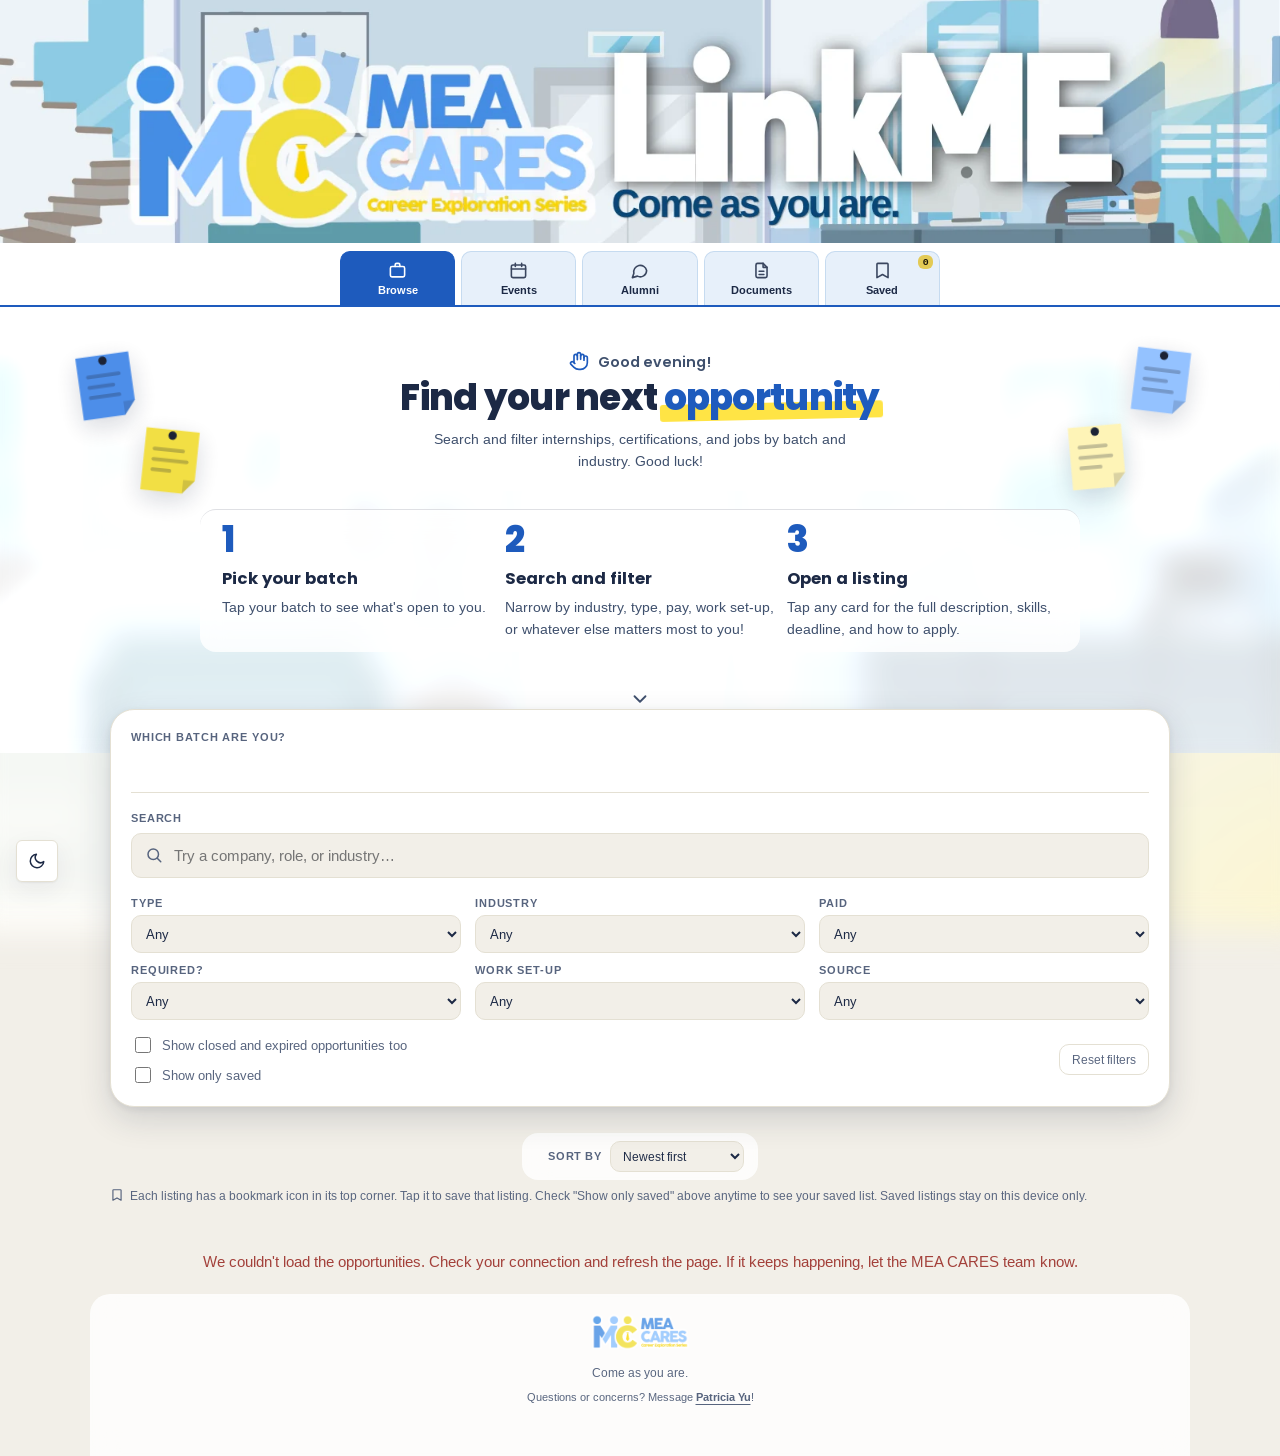
<file: index.html>
<!doctype html>
<html lang="en">
<head>
<meta charset="utf-8" />
<meta name="viewport" content="width=device-width, initial-scale=1" />
<title>LinkME Opportunity Finder</title>
<meta property="og:site_name" content="LinkME Opportunity Finder" />
<meta property="og:title" content="LinkME Opportunity Finder" />
<meta property="og:description" content="Search and filter internships, certifications, and jobs by batch and industry. Made by MEA CARES." />
<meta property="og:type" content="website" />
<meta name="description" content="Search and filter internships, certifications, and jobs by batch and industry. Made by MEA CARES." />
<link rel="icon" type="image/png" sizes="32x32" href="favicon-32.png">
<link rel="icon" type="image/png" sizes="64x64" href="favicon-64.png">
<link rel="apple-touch-icon" href="apple-touch-icon.png">
<link rel="preconnect" href="https://fonts.googleapis.com">
<link rel="preconnect" href="https://fonts.gstatic.com" crossorigin>
<link href="https://fonts.googleapis.com/css2?family=Poppins:wght@600;700;800&family=Arimo:wght@400;700&family=IBM+Plex+Mono:wght@500;600&display=swap" rel="stylesheet">
<style>
  :root{
    /* MEA CARES official palette, LinkME (staircase) expression — see DESIGN.md */
    --navy:#1C2945;
    --navy-deep:#10182B;
    --navy-light:#1E5BBD;
    --gold:#FFE445;
    --gold-bright:#FFE445;
    --gold-light:#FFF4B4;
    --select:#E3CA55; /* calmer than brand gold, for selected states */
    --cream:#F2EFE8;
    --paper:#FFFFFF;
    --ink:#1C2945;
    --ink-soft:#57647E;
    --line:#E4E0D3;
    --green:#2F7D5A;
    --green-bg:#E7F3EC;
    --red:#A3403A;
    --red-bg:#F6E9E7;
    --amber:#3C1F04;
    --amber-bg:#F2E7D8;
    --r-sm:6px; --r-md:10px; --r-lg:16px; --r-xl:24px;
    --radius:16px;
    --shadow: 0 1px 2px rgba(28,41,69,.06), 0 8px 24px rgba(28,41,69,.06);
    --shadow-lg: 0 12px 32px rgba(28,41,69,.16), 0 2px 8px rgba(28,41,69,.08);
  }
  @media (prefers-color-scheme: dark){
    :root:not([data-theme="light"]){
      --navy:#0E1524; --navy-deep:#080B14; --navy-light:#4C87DD; --gold:#FFE445; --gold-bright:#FFE445; --gold-light:#3A331C;
      --cream:#14181F; --paper:#1B2230; --ink:#ECEEF5; --ink-soft:#9FADBC;
      --line:#2A333C; --green:#5fbd8e; --green-bg:#12291f; --red:#e08a83; --red-bg:#2c1917;
      --amber:#D9A066; --amber-bg:#2E2013;
      --shadow: 0 1px 2px rgba(0,0,0,.3), 0 8px 24px rgba(0,0,0,.35);
      --shadow-lg: 0 16px 40px rgba(0,0,0,.5), 0 2px 8px rgba(0,0,0,.3);
    }
  }
  *{box-sizing:border-box}
  html{scroll-behavior:smooth}
  html.modal-open, html.modal-open body{overflow:hidden}
  html,body{margin:0;padding:0}
  body{
    background:var(--cream);
    color:var(--ink);
    font-family:'Arimo',system-ui,-apple-system,sans-serif;
    -webkit-font-smoothing:antialiased;
    overflow-x:hidden;
  }
  h1,h2,h3{font-family:'Poppins',system-ui,sans-serif}
  .mono{font-family:'IBM Plex Mono',ui-monospace,monospace;font-variant-numeric:tabular-nums}
  a{color:inherit}
  @media (prefers-reduced-motion: reduce){
    html{scroll-behavior:auto}
    *,*::before,*::after{animation-duration:.001ms !important;animation-iteration-count:1 !important;transition-duration:.001ms !important;}
  }

  /* ---------- Brand colours for the banner, nav and hero (light by default, dark follows the system) ---------- */
  :root{
    --tab-on:#1E5BBD;
    --nav-bg:#FFFFFF; --nav-line:#D3E1F0;
    --tab-bg:#E7F0FA; --tab-line:#C6DBF0; --tab-ink:#1C2945; --tab-hover:#D3E5F8;
    --hero-ink:#1C2945; --hero-ink-soft:#3F506D; --hero-accent:#1E5BBD; --hero-rule:rgba(28,41,69,.14);
    --hero-veil-a:rgba(255,255,255,.66); --hero-veil-b:rgba(240,246,252,.82);
  }
  @media (prefers-color-scheme: dark){
    :root:not([data-theme="light"]){
      --tab-on:#3B77D6;
      --nav-bg:rgba(14,21,36,.97); --nav-line:rgba(255,255,255,.14);
      --tab-bg:rgba(255,255,255,.07); --tab-line:rgba(255,255,255,.16); --tab-ink:#cdd6e8; --tab-hover:rgba(117,186,255,.18);
      --hero-ink:#FFFFFF; --hero-ink-soft:#c7cee0; --hero-accent:#75BAFF; --hero-rule:rgba(255,255,255,.12);
      --hero-veil-a:rgba(10,16,28,.80); --hero-veil-b:rgba(8,12,22,.90);
    }
  }

  /* ---------- Banner + nav: real tabs, the current page is the blue one ---------- */
  .site-banner{background:#EEF3F8;line-height:0}
  .site-banner img{display:block;width:100%;max-width:1600px;height:auto;max-height:360px;object-fit:cover;object-position:center 55%;margin:0 auto}
  .nav{
    position:sticky;top:0;z-index:40;background:var(--nav-bg);
    backdrop-filter:blur(14px) saturate(140%);-webkit-backdrop-filter:blur(14px) saturate(140%);
    padding:10px 20px 0;border-bottom:2px solid var(--tab-on);
    transition:box-shadow .3s ease;
  }
  .nav.scrolled{box-shadow:0 8px 24px rgba(28,41,69,.16)}
  .nav-inner{max-width:1100px;margin:0 auto}
  .nav-tabs{display:flex;gap:6px;overflow-x:auto;scrollbar-width:none;-webkit-overflow-scrolling:touch}
  .nav-tabs::-webkit-scrollbar{display:none}
  .nav-tab:first-child{margin-left:auto}
  .nav-tab:last-child{margin-right:auto}
  .nav-tab{
    flex:none;display:inline-flex;align-items:center;gap:7px;white-space:nowrap;
    padding:10px 15px;font-family:inherit;font-size:.88rem;font-weight:700;color:var(--tab-ink);
    background:var(--tab-bg);border:1px solid var(--tab-line);border-bottom:none;
    border-radius:10px 10px 0 0;text-decoration:none;cursor:pointer;
    transition:background .18s ease, color .18s ease, border-color .18s ease;
  }
  .nav-tab svg{flex:none;opacity:.85}
  .nav-tab:hover{background:var(--tab-hover);border-color:var(--tab-on)}
  .nav-tab:focus-visible{outline:2px solid var(--tab-on);outline-offset:-2px}
  .nav-tab.current{background:var(--tab-on);border-color:var(--tab-on);color:#fff;cursor:default}
  .nav-tab.current svg{opacity:1}
  .lbl-short{display:none}
  .nav-saved-count{
    flex:none;font-size:.68rem;font-weight:700;color:#171308;background:var(--select);
    padding:1px 7px;border-radius:var(--r-sm);line-height:1.5;
  }
  @media (max-width:640px){
    .nav{padding:8px 10px 0}
    .nav-tabs{display:grid;grid-template-columns:repeat(5,1fr);gap:4px;overflow:visible}
    .nav-tab:first-child, .nav-tab:last-child{margin:0}
    .nav-tab{
      position:relative;flex-direction:column;justify-content:flex-start;gap:4px;white-space:normal;
      padding:8px 2px 7px;font-size:.66rem;line-height:1.2;text-align:center;
    }
    .nav-tab svg{width:18px;height:18px}
    .lbl-full{display:none}
    .lbl-short{display:inline}
    .nav-saved-count{position:absolute;top:2px;right:3px;padding:0 4px;font-size:.58rem}
  }

  /* ---------- Hero ---------- */
  .hero{
    position:relative;color:var(--hero-ink);
    background:linear-gradient(180deg, var(--hero-veil-a), var(--hero-veil-b)), url('office-bg.webp') center/cover no-repeat;
    padding:56px 0 64px;overflow:hidden;isolation:isolate;
  }
  .hero-inner{max-width:720px;margin:0 auto;text-align:center;position:relative;padding:0 20px;z-index:1}
  .hero h1{
    font-size:clamp(1.9rem, 4.6vw, 3rem);line-height:1.1;margin:0 0 14px;font-weight:800;
    letter-spacing:-.02em;color:var(--hero-ink);
  }
  .hero h1 em{color:var(--hero-accent);font-style:normal}
  .hero p{
    margin:0 auto;color:var(--hero-ink-soft);font-size:1.02rem;max-width:52ch;line-height:1.6;
  }

  .reveal{opacity:0;transform:translateY(16px);animation:fadeUp .7s cubic-bezier(.16,.8,.3,1) forwards}
  .reveal.d1{animation-delay:.05s}
  .reveal.d2{animation-delay:.16s}
  .reveal.d3{animation-delay:.27s}
  .reveal.d4{animation-delay:.38s}
  .reveal.d5{animation-delay:.5s}
  @keyframes fadeUp{to{opacity:1;transform:translateY(0)}}


  /* How it works: the original three steps from MEA's own sheet, translated to this tool */
  .how-it-works{
    position:relative;z-index:1;
    max-width:880px;margin:56px auto 0;padding:32px 20px 0;border-top:1px solid var(--hero-rule);
    display:grid;grid-template-columns:repeat(3,1fr);gap:32px;text-align:left;
  }
  .step{display:flex;flex-direction:column;gap:6px}
  .step-num{font-family:'Poppins',sans-serif;font-weight:800;font-size:2.4rem;line-height:1;color:var(--hero-accent)}
  .step h3{margin:2px 0 0;font-size:1.1rem;font-weight:700;color:var(--hero-ink)}
  .step p{margin:0;font-size:.88rem;line-height:1.5;color:var(--hero-ink-soft)}
  @media (max-width:640px){
    .how-it-works{grid-template-columns:1fr;gap:22px;text-align:center}
    .step{align-items:center}
  }

  .scroll-cue{
    position:relative;z-index:1;display:block;margin:30px auto 0;
    background:none;border:none;color:var(--hero-ink-soft);cursor:pointer;
    animation:bounce 2.2s ease-in-out infinite;padding:6px;
  }
  @keyframes bounce{0%,100%{transform:translate(-50%,0)}50%{transform:translate(-50%,7px)}}

  /* ---------- Controls (floating card over hero seam) ---------- */
  .controls-wrap{max-width:1100px;margin:-64px auto 0;padding:0 20px;position:relative;z-index:5;scroll-margin-top:140px}
  .controls{
    background:var(--paper);border:1px solid var(--line);border-radius:var(--r-xl);
    padding:20px;box-shadow:var(--shadow-lg);
  }
  .search-row{margin-bottom:18px}
  .search-label{
    display:block;font-size:.72rem;font-weight:700;color:var(--ink-soft);
    text-transform:uppercase;letter-spacing:.08em;margin-bottom:8px;
  }
  .search-field{position:relative}
  .search-field svg{
    position:absolute;left:14px;top:50%;transform:translateY(-50%);
    color:var(--ink-soft);pointer-events:none;
  }
  .search-row input[type="search"]{
    width:100%;padding:13px 16px 13px 42px;border-radius:var(--r-md);border:1.5px solid var(--line);
    background:var(--cream);color:var(--ink);font-size:.98rem;font-family:inherit;
    transition:border-color .2s ease, box-shadow .2s ease;
  }
  .search-row input[type="search"]:focus{border-color:var(--gold);box-shadow:0 0 0 3px rgba(255,228,69,.15)}
  select:focus, button:focus-visible, .card:focus-visible{
    outline:2px solid var(--gold);outline-offset:2px;
  }

  .filter-grid{
    display:grid;
    grid-template-columns:repeat(3, 1fr);
    gap:10px 14px;
  }
  @media (max-width:760px){ .filter-grid{grid-template-columns:repeat(2, 1fr)} }
  .more-filters{
    display:none;align-items:center;justify-content:space-between;gap:8px;width:100%;
    background:var(--cream);border:1px solid var(--line);color:var(--ink);border-radius:var(--r-md);
    padding:11px 14px;font-family:inherit;font-size:.9rem;font-weight:600;cursor:pointer;
  }
  .more-filters:hover{border-color:var(--gold)}
  .more-filters::after{content:"";width:8px;height:8px;border-right:2px solid currentColor;border-bottom:2px solid currentColor;transform:rotate(45deg) translateY(-2px);margin-left:auto;transition:transform .18s ease}
  .more-filters[aria-expanded="true"]::after{transform:rotate(-135deg) translateY(-2px)}
  .more-filters #activeFilterCount{margin-left:4px}
  @media (max-width:640px){
    .more-filters{display:flex}
    .filter-grid:not(.open){display:none}
    .filter-grid.open{margin-top:12px}
  }
  .filter-field label{
    display:block;font-size:.72rem;font-weight:700;color:var(--ink-soft);
    text-transform:uppercase;letter-spacing:.08em;margin-bottom:5px;
  }
  select{
    width:100%;padding:9px 10px;border-radius:var(--r-md);border:1px solid var(--line);
    background:var(--cream);color:var(--ink);font-size:.87rem;font-family:inherit;
    transition:border-color .2s ease;
  }
  select:hover{border-color:var(--gold)}

  .batch-label{font-size:.72rem;font-weight:700;color:var(--ink-soft);text-transform:uppercase;letter-spacing:.08em;margin-bottom:8px}
  .batch-row{display:grid;grid-template-columns:repeat(5,1fr);gap:8px;margin-bottom:18px;padding:22px 0 18px;border-bottom:1px solid var(--line)}
  .pill{
    border:1px solid var(--line);background:var(--cream);color:var(--ink-soft);
    padding:8px 10px;border-radius:var(--r-sm);font-size:.82rem;font-weight:600;cursor:pointer;
    font-family:inherit;transition:transform .18s ease, border-color .18s ease, color .18s ease, background .18s ease;
    text-align:center;
  }
  .pill:hover{border-color:var(--gold);color:var(--navy)}
  .pill.active{background:var(--tab-on);border-color:var(--tab-on);color:#fff}
  .pill-count{display:block;font-size:.66rem;font-weight:500;opacity:.65;margin-top:2px}
  @media (prefers-color-scheme: dark){
    :root:not([data-theme="light"]) .pill.active{background:var(--tab-on);border-color:var(--tab-on);color:#fff}
    :root:not([data-theme="light"]) .pill:hover{color:var(--gold-bright)}
  }
  /* batch boxes sit level in one even row */
  @media (max-width:640px){ .batch-row{grid-template-columns:repeat(3,1fr);padding-top:18px} }
  @media (max-width:380px){ .batch-row{grid-template-columns:repeat(2,1fr)} }

  .toolbar-row{
    display:flex;align-items:center;justify-content:space-between;
    margin-top:14px;flex-wrap:wrap;gap:10px;
  }
  .toggle-group{display:flex;flex-direction:column;gap:8px}
  .toggle-line{display:flex;align-items:center;gap:8px;font-size:.85rem;color:var(--ink-soft)}
  .toggle-line input{width:16px;height:16px;accent-color:var(--tab-on)}
  .reset-btn{
    background:none;border:1px solid var(--line);color:var(--ink-soft);
    padding:7px 12px;border-radius:var(--r-md);font-size:.82rem;cursor:pointer;font-family:inherit;
    transition:all .18s ease;
  }
  .reset-btn:hover{border-color:var(--gold);color:var(--ink);background:var(--gold-light)}

  .results-meta{
    max-width:1100px;margin:26px auto 8px;padding:0 20px;
    font-size:.85rem;color:var(--ink-soft);
    display:flex;align-items:center;justify-content:space-between;gap:12px;flex-wrap:wrap;
  }
  .sort-field{
    display:flex;align-items:center;gap:8px;font-size:.72rem;font-weight:700;color:var(--ink-soft);
    text-transform:uppercase;letter-spacing:.06em;
  }
  .sort-field select{
    width:auto;padding:6px 8px;font-size:.78rem;font-weight:500;text-transform:none;letter-spacing:normal;
  }
  .save-hint{
    max-width:1100px;margin:0 auto 18px;padding:0 20px;
    font-size:.8rem;color:var(--ink-soft);display:flex;align-items:center;gap:6px;
  }
  .save-hint svg{flex:none;color:var(--ink-soft)}
  .saved-note{
    max-width:1100px;margin:0 auto 16px;padding:10px 14px 10px 16px;
    font-size:.84rem;line-height:1.5;color:var(--ink);background:var(--gold-light);
    border-left:3px solid var(--gold);border-radius:0 var(--r-md) var(--r-md) 0;
  }
  @media (prefers-color-scheme: dark){ :root:not([data-theme="light"]) .saved-note{color:var(--ink)} }

  .grid{
    max-width:1100px;margin:0 auto;padding:0 20px 70px;
    display:grid;grid-template-columns:repeat(auto-fill, minmax(280px,1fr));gap:14px;
  }
  .card{
    position:relative;
    background:var(--paper);border:1px solid var(--line);border-radius:var(--radius);
    padding:16px;box-shadow:var(--shadow);cursor:pointer;text-align:left;
    font-family:inherit;color:inherit;display:flex;flex-direction:column;gap:8px;
    transition:transform .2s cubic-bezier(.16,.8,.3,1), box-shadow .25s ease, border-color .25s ease;
  }
  .card:hover{border-color:var(--gold);box-shadow:var(--shadow-lg);transform:translateY(-3px)}
  .card:focus-visible{outline:2px solid var(--gold);outline-offset:2px}
  .card-top{display:flex;flex-wrap:wrap;align-items:flex-start;gap:8px;padding-right:38px}
  .save-btn{
    position:absolute;top:12px;right:12px;z-index:2;
    width:30px;height:30px;display:flex;align-items:center;justify-content:center;
    background:var(--paper);border:1px solid var(--line);border-radius:var(--r-sm);
    color:var(--ink-soft);cursor:pointer;padding:0;transition:all .18s ease;
  }
  .save-btn:hover{border-color:var(--gold);color:var(--ink)}
  .save-btn.saved{background:var(--gold-light);border-color:transparent;color:#716009}
  .save-btn.saved svg{fill:currentColor}
  @media (prefers-color-scheme: dark){ :root:not([data-theme="light"]) .save-btn.saved{color:var(--gold)} }
  .badge{
    font-size:.68rem;font-weight:700;padding:3px 9px;border-radius:var(--r-sm);
    text-transform:uppercase;letter-spacing:.08em;white-space:nowrap;flex:none;
  }
  .badge.open{background:var(--green-bg);color:var(--green)}
  .badge.closed{background:var(--red-bg);color:var(--red)}
  .badge.soon{background:var(--amber-bg);color:var(--amber)}
  .badge.alumni{background:var(--line);color:var(--ink-soft)}
  .badge.passed{background:var(--line);color:var(--ink-soft)}
  .card h3{margin:0;font-size:1.05rem;color:var(--navy);line-height:1.3;font-weight:600}
  @media (prefers-color-scheme: dark){ :root:not([data-theme="light"]) .card h3{color:#fff} }
  .card .position{font-size:.86rem;color:var(--ink-soft);font-weight:600;margin:-4px 0 0}
  .tag-row{display:flex;flex-wrap:wrap;gap:6px;margin-top:2px}
  .tag{
    font-size:.72rem;background:var(--cream);border:1px solid var(--line);
    color:var(--ink-soft);padding:3px 9px;border-radius:var(--r-sm);
  }
  .tag.paid{background:var(--gold-light);border-color:transparent;color:#716009}
  @media (prefers-color-scheme: dark){ :root:not([data-theme="light"]) .tag.paid{color:var(--gold)} }
  .card-foot{display:flex;align-items:flex-end;justify-content:space-between;gap:10px;margin-top:auto;padding-top:6px}
  .card .deadline{font-size:.78rem;color:var(--ink-soft)}
  .card-apply{
    flex:none;display:inline-flex;align-items:center;gap:5px;background:var(--tab-on);color:#fff;text-decoration:none;
    padding:6px 12px;border-radius:var(--r-sm);font-size:.78rem;font-weight:700;transition:transform .2s ease;
  }
  .card-apply:hover{transform:translateY(-1px)}
  .card-apply:focus-visible{outline:2px solid var(--tab-on);outline-offset:2px}
  .card .deadline b{color:var(--ink)}

  .empty, .loading, .error{
    max-width:1100px;margin:50px auto 24px;padding:0 20px;text-align:center;color:var(--ink-soft);
  }
  .similar-heading{
    max-width:1100px;margin:0 auto 14px;padding:0 20px;
    font-size:.72rem;font-weight:700;color:var(--ink-soft);text-transform:uppercase;letter-spacing:.08em;text-align:center;
  }
  .error{color:var(--red)}
  .brand-pulse{
    width:40px;height:40px;margin:0 auto 14px;
    background:url('logo-mark.png') center/contain no-repeat;
    animation:pulse 1.6s ease-in-out infinite;
  }
  @keyframes pulse{0%,100%{opacity:.45;transform:scale(.9)}50%{opacity:1;transform:scale(1)}}

  .empty-stamp{
    display:inline-block;border:2px dashed var(--amber);color:var(--amber);
    font-family:'IBM Plex Mono',monospace;font-weight:700;text-transform:uppercase;letter-spacing:.1em;
    font-size:.72rem;padding:8px 16px;border-radius:var(--r-sm);transform:rotate(-3deg);
    margin-bottom:16px;
  }

  .show-more-wrap{max-width:1100px;margin:0 auto;padding:0 20px 40px;text-align:center}
  .show-more{
    background:var(--navy);color:#fff;border:none;padding:12px 24px;border-radius:var(--r-md);
    font-family:inherit;font-weight:600;font-size:.88rem;cursor:pointer;
    transition:transform .2s ease, background .2s ease;
  }
  .show-more:hover{background:var(--navy-light);transform:translateY(-1px)}
  @media (prefers-color-scheme: dark){
    :root:not([data-theme="light"]) .show-more{background:var(--gold);color:#171308}
    :root:not([data-theme="light"]) .show-more:hover{background:var(--gold-bright)}
  }

  /* ---------- Detail modal ---------- */
  .overlay{
    position:fixed;inset:0;background:rgba(10,15,28,.55);
    display:none;align-items:flex-start;justify-content:center;
    padding:24px 16px;overflow-y:auto;z-index:50;
    opacity:0;transition:opacity .22s ease;
  }
  .overlay.open{display:flex}
  .overlay.in{opacity:1}
  .modal{
    background:var(--paper);border-radius:var(--radius);max-width:640px;width:100%;
    padding:24px;box-shadow:var(--shadow-lg);position:relative;margin-top:20px;
    transform:translateY(14px) scale(.98);opacity:0;
    transition:transform .28s cubic-bezier(.16,.8,.3,1), opacity .28s ease;
  }
  .overlay.in .modal{transform:translateY(0) scale(1);opacity:1}
  .modal-close{
    position:absolute;top:14px;right:14px;background:var(--cream);border:1px solid var(--line);
    width:32px;height:32px;border-radius:50%;display:flex;align-items:center;justify-content:center;padding:0;cursor:pointer;color:var(--ink-soft);
    transition:all .18s ease;
  }
  .modal-close:hover{background:var(--gold-light);border-color:var(--gold);color:var(--ink)}
  .modal-save{position:absolute;top:14px;right:54px;width:32px;height:32px}
  .modal h2{margin:0 0 2px;font-size:1.3rem;color:var(--navy);padding-right:90px;font-weight:600}
  @media (prefers-color-scheme: dark){ :root:not([data-theme="light"]) .modal h2{color:#fff} }
  .modal .position{color:var(--ink-soft);font-weight:600;font-size:.92rem;margin:0 0 12px}
  .modal-badges{display:flex;flex-wrap:wrap;gap:6px;margin-bottom:16px}
  .modal-grid{
    display:grid;grid-template-columns:repeat(auto-fit,minmax(140px,1fr));
    gap:10px 16px;margin-bottom:18px;padding:14px;background:var(--cream);border-radius:var(--r-md);
  }
  .modal-grid div span{display:block;font-size:.68rem;text-transform:uppercase;letter-spacing:.08em;color:var(--ink-soft);margin-bottom:2px}
  .modal-grid div b{font-size:.88rem}
  .modal section{margin-bottom:16px}
  .modal section h4{margin:0 0 6px;font-size:.82rem;text-transform:uppercase;letter-spacing:.08em;color:var(--ink-soft)}
  .modal section p{margin:0;font-size:.92rem;line-height:1.55;white-space:pre-line}
  .alumni-section{
    padding-top:14px;border-top:1px solid var(--line);
  }
  .alumni-pager{display:flex;align-items:center;gap:10px;margin-top:6px;font-size:.78rem;color:var(--ink-soft)}
  .pager-btn{
    width:28px;height:28px;border:1px solid var(--line);background:var(--cream);color:var(--ink);
    border-radius:var(--r-sm);font-size:1.1rem;line-height:1;cursor:pointer;padding:0;transition:border-color .18s ease;
  }
  .pager-btn:hover{border-color:var(--gold)}
  .alumni-cols{display:grid;grid-template-columns:1fr 1fr;gap:16px;margin-top:8px}
  .alumni-col ul{margin:0;padding-left:18px}
  .alumni-col li{font-size:.86rem;line-height:1.5;margin-bottom:6px;color:var(--ink)}
  .alumni-label{display:block;font-size:.68rem;text-transform:uppercase;letter-spacing:.06em;font-weight:700;margin-bottom:8px}
  .alumni-label.pros{color:var(--green)}
  .alumni-label.cons{color:var(--red)}
  @media (max-width:480px){ .alumni-cols{grid-template-columns:1fr} }
  .apply-row{display:flex;flex-direction:column;align-items:flex-start;gap:8px;margin-top:18px}
  .apply-btn{
    background:var(--tab-on);color:#fff;text-decoration:none;padding:10px 18px;border-radius:var(--r-md);
    font-weight:700;font-size:.88rem;display:inline-block;transition:transform .2s ease;
  }
  .apply-btn:hover{transform:translateY(-1px)}
  .apply-actions{display:flex;flex-wrap:wrap;gap:10px}
  .apply-btn.secondary{background:transparent;color:var(--ink);border:1.5px solid var(--line)}
  .apply-btn:focus-visible{outline:2px solid var(--tab-on);outline-offset:2px}
  .apply-note{margin:0;font-size:.84rem;color:var(--ink-soft);line-height:1.5}
  @media (prefers-color-scheme: dark){
    :root:not([data-theme="light"]) .apply-btn{background:var(--tab-on);color:#fff}
    :root:not([data-theme="light"]) .apply-btn.secondary{background:transparent;color:var(--ink)}
  }

  footer{
    max-width:1100px;margin:0 auto;padding:20px 20px 50px;
    font-size:.78rem;color:var(--ink-soft);text-align:center;line-height:1.6;
  }
  .footer-logo{height:36px;width:auto;display:block;margin:0 auto 14px;opacity:.8}

  @media (max-width:520px){
    .hero{padding:56px 0 40px}
    .hero-inner{padding:0 18px}
    .modal{margin-top:0}
    .controls-wrap{margin-top:-48px}
  }
  .tip{
    position:fixed;display:none;z-index:100;max-width:240px;pointer-events:none;
    background:var(--navy-deep);color:#fff;border:1px solid rgba(255,228,69,.35);border-radius:var(--r-md);
    padding:8px 11px;font-size:.78rem;font-weight:500;line-height:1.4;text-align:left;
    box-shadow:var(--shadow-lg);
  }
  @media (max-width:640px){
    .hero{padding:36px 0 26px}
    .hero h1{margin-bottom:10px}
    .how-it-works{margin-top:26px;padding-top:20px;gap:14px;text-align:left}
    .step{display:grid;grid-template-columns:34px 1fr;column-gap:14px;row-gap:2px;align-items:start;text-align:left}
    .step-num{grid-row:1 / span 2;font-size:1.9rem;text-align:center}
    .step h3{margin:0;font-size:1rem}
    .scroll-cue{margin-top:14px}
  }
  /* little touches */
  .save-btn.pop svg{animation:savePop .38s cubic-bezier(.2,1.6,.4,1)}
  @keyframes savePop{0%{transform:scale(.7)}60%{transform:scale(1.3)}100%{transform:scale(1)}}
  .nav-saved-count.bump{animation:countBump .4s cubic-bezier(.2,1.6,.4,1)}
  @keyframes countBump{0%{transform:scale(1)}40%{transform:scale(1.45)}100%{transform:scale(1)}}
  .card:active{transform:translateY(-1px) scale(.995)}
  .pill:active,.reset-btn:active,.show-more:active,.apply-btn:active,.card-apply:active,.save-btn:active{transform:scale(.96)}
  .card-in{animation:cardIn .45s cubic-bezier(.16,.8,.3,1) backwards}
  @keyframes cardIn{from{opacity:0;transform:translateY(12px)}}
  .toast{
    position:fixed;left:50%;bottom:22px;z-index:90;transform:translate(-50%,16px);opacity:0;pointer-events:none;
    display:flex;align-items:center;gap:14px;max-width:calc(100vw - 32px);
    background:var(--hero-ink);color:var(--paper);padding:11px 14px 11px 16px;border-radius:var(--r-sm);
    font-size:.86rem;font-weight:600;box-shadow:var(--shadow-lg);
    transition:opacity .22s ease, transform .28s cubic-bezier(.16,.8,.3,1);
  }
  .toast.show{opacity:1;transform:translate(-50%,0);pointer-events:auto}
  .toast button{background:none;border:0;padding:2px 4px;color:inherit;font:inherit;font-weight:800;text-decoration:underline;text-underline-offset:3px;cursor:pointer}
  .to-top{
    position:fixed;right:16px;bottom:18px;z-index:80;width:42px;height:42px;display:flex;align-items:center;justify-content:center;
    background:var(--paper);color:var(--ink);border:1px solid var(--line);border-radius:var(--r-sm);box-shadow:var(--shadow);cursor:pointer;
    opacity:0;transform:translateY(10px);pointer-events:none;transition:opacity .2s ease, transform .2s ease, border-color .18s ease;
  }
  .to-top.show{opacity:1;transform:none;pointer-events:auto}
  .to-top:hover{border-color:var(--gold)}
  .kbd-hint{font-family:"IBM Plex Mono",monospace;font-size:.7rem;border:1px solid var(--line);border-radius:4px;padding:0 5px;color:var(--ink-soft);margin-left:6px}
  /* ---------- Loading screen: a lobby elevator. LinkME on the doors, three friends waiting, doors slide open to the site ---------- */
  .no-splash .splash{display:none}
  .splash{position:fixed;inset:0;z-index:200;overflow:hidden;animation:splashFailsafe 0s 14s forwards;--k:1}
  .splash.quick{--k:.55}
  @keyframes splashFailsafe{to{visibility:hidden}}
  .door{position:absolute;top:0;bottom:0;width:50%;overflow:hidden;transition:transform .95s cubic-bezier(.72,0,.18,1);
    background:linear-gradient(180deg,#27459150 0%,#24407a 0%,#1C2945 58%,#10182B 100%)}
  .door.l{left:0;box-shadow:inset -3px 0 0 rgba(0,0,0,.4), inset -10px 0 18px rgba(255,255,255,.05)}
  .door.r{right:0;box-shadow:inset 3px 0 0 rgba(0,0,0,.4), inset 10px 0 18px rgba(255,255,255,.05)}
  .splash.open .door.l{transform:translateX(-101%)}
  .splash.open .door.r{transform:translateX(101%)}
  /* both halves hold the same full-width scene, so everything lines up while the doors are shut and splits as they open */
  .door-in{position:absolute;top:0;bottom:0;width:100vw;display:flex;flex-direction:column;align-items:center;justify-content:center;padding:20px;text-align:center;color:#fff}
  .door.l .door-in{left:0}.door.r .door-in{right:0}
  .splash-glow{position:absolute;inset:0;background:radial-gradient(620px circle at 50% 34%, rgba(255,228,69,.17), transparent 62%);pointer-events:none}
  .splash-sheen{position:absolute;top:0;bottom:0;left:0;width:26vw;pointer-events:none;transform:translateX(-40vw) skewX(-18deg);
    background:linear-gradient(90deg,transparent,rgba(255,255,255,.11),transparent);animation:sheen 3.8s ease-in-out infinite;animation-delay:.6s}
  @keyframes sheen{0%{transform:translateX(-40vw) skewX(-18deg)}55%,100%{transform:translateX(130vw) skewX(-18deg)}}

  .floors{position:relative;display:flex;align-items:center;gap:10px;background:#0a0f1c;border:1px solid rgba(255,255,255,.12);border-radius:10px;padding:7px 14px;margin-bottom:18px;
    opacity:0;animation:splashIn .5s ease forwards;animation-delay:calc(.1s*var(--k))}
  .floors svg{width:12px;height:12px;fill:#FFE445;animation:arrowBob 1s ease-in-out infinite}
  @keyframes arrowBob{0%,100%{transform:translateY(1px)}50%{transform:translateY(-2px)}}
  .floors b{font:700 .8rem 'IBM Plex Mono',ui-monospace,monospace;color:#4d6190;animation:floorLit 3.2s steps(1,end) infinite;animation-delay:calc(var(--n)*.64s)}
  @keyframes floorLit{0%{color:#FFE445;text-shadow:0 0 8px rgba(255,228,69,.7)}20%,100%{color:#4d6190;text-shadow:none}}
  .splash.ready .floors b{animation:none;color:#FFE445;text-shadow:0 0 8px rgba(255,228,69,.7)}

  .splash-logo{width:min(190px,50vw);height:auto;background:#fff;border-radius:14px;padding:10px 14px;box-shadow:0 10px 28px rgba(0,0,0,.35);
    opacity:0;transform:translateY(-18px) scale(.94);animation:logoDrop .7s cubic-bezier(.2,1.25,.3,1) forwards;animation-delay:calc(.25s*var(--k))}
  @keyframes logoDrop{to{opacity:1;transform:none}}
  .splash-word{width:min(430px,82vw);height:auto;margin-top:22px;filter:drop-shadow(0 4px 10px rgba(0,0,0,.35));
    clip-path:inset(0 100% 0 0);transform:translateY(10px);animation:wordWipe .9s cubic-bezier(.65,0,.2,1) forwards;animation-delay:calc(.6s*var(--k))}
  @keyframes wordWipe{to{clip-path:inset(0 0 0 0);transform:none}}
  .splash-lines{margin:16px 0 0;max-width:32ch;font-size:.95rem;line-height:1.5;color:#f1f5ff}
  .splash-lines p{margin:0;opacity:0;animation:splashIn .7s ease forwards;animation-delay:1.7s}
  @keyframes splashIn{to{opacity:1;transform:none}}

  /* sticky notes from the banner's bulletin board: they pin up one by one, then all pop when the listings are ready */
  .notes{display:flex;align-items:flex-end;justify-content:center;gap:10px;margin-top:24px;height:84px}
  .note{width:50px;height:58px;overflow:visible;opacity:0;transform:translateY(-26px) rotate(var(--r)) scale(.7);transform-origin:50% 0;
    animation:notePin .55s cubic-bezier(.2,1.5,.4,1) forwards, noteSway 2.4s ease-in-out infinite;
    animation-delay:calc(1.1s*var(--k) + var(--d)), calc(1.8s*var(--k) + var(--d))}
  @keyframes notePin{to{opacity:1;transform:rotate(var(--r)) scale(1)}}
  @keyframes noteSway{0%,100%{transform:rotate(var(--r))}50%{transform:rotate(calc(var(--r)*-.5))}}
  .splash.ready .note{animation:noteCheer .6s cubic-bezier(.3,1.4,.5,1) forwards;opacity:1}
  @keyframes noteCheer{0%{transform:rotate(var(--r))}50%{transform:translateY(-22px) rotate(0deg) scale(1.12)}100%{transform:rotate(0deg) scale(1)}}
  .noteline{fill:rgba(16,24,43,.28)}

  .splash-status{margin:14px 0 0;font-size:.84rem;font-weight:600;color:#dbe5fb;letter-spacing:.01em;min-height:1.3em}
  .splash-skip{position:absolute;bottom:16px;left:0;right:0;margin:0;font-size:.72rem;color:#9fb3dd;opacity:0;animation:splashIn .6s ease forwards;animation-delay:2s}
  .splash.quick .splash-lines,.splash.quick .splash-skip{display:none}
  @media (max-height:640px){ .notes{height:64px}.note{width:40px;height:46px}.splash-lines{display:none}.splash-word{margin-top:12px} }
  @media (prefers-reduced-motion: reduce){
    .splash-logo,.splash-word,.floors,.splash-lines p,.splash-skip{animation:none;transform:none;opacity:1;clip-path:none}
    .note{animation:none;opacity:1;transform:rotate(var(--r))}
    .splash-sheen,.floors svg{animation:none}
    .splash.ready .note{animation:none}
    .door{transition:opacity .5s ease}.splash.open .door.l,.splash.open .door.r{transform:none;opacity:0}
  }

  /* cards lean toward the pointer, and the title gets a highlighter swipe */
  .card{transform:perspective(800px) rotateX(var(--rx,0deg)) rotateY(var(--ry,0deg)) translateY(var(--ty,0px));will-change:transform}
  .card:hover{--ty:-3px;transform:perspective(800px) rotateX(var(--rx,0deg)) rotateY(var(--ry,0deg)) translateY(var(--ty,0px))}
  .card:active{--ty:-1px;transform:perspective(800px) rotateX(var(--rx,0deg)) rotateY(var(--ry,0deg)) translateY(var(--ty,0px))}
  /* the yellow highlighter runs under every line of a wrapped company name. It is always there, with nothing to tap or hover:
     it draws itself in when the card scrolls into view. */
  .card h3 .hl{
    --hl:.42em;
    background:linear-gradient(var(--gold),var(--gold)) no-repeat 0 94% / 100% var(--hl);
    -webkit-box-decoration-break:clone;box-decoration-break:clone;
    transition:background-size .6s cubic-bezier(.65,0,.2,1) .25s;
  }
  .js-rise .card:not(.in) h3 .hl{background-size:0 var(--hl)}
  /* dark mode: a thin line, so the white text stays readable */
  @media (prefers-color-scheme: dark){ :root:not([data-theme="light"]) .card h3 .hl{--hl:.12em} }
  :root[data-theme="dark"] .card h3 .hl{--hl:.12em}
  :root[data-theme="light"] .card h3 .hl{--hl:.42em}
  @media (hover:none), (prefers-reduced-motion: reduce){ .card,.card:hover,.card:active{transform:none} .card h3 .hl{transition:none} }
  /* page backdrop: the banner's office scene, washed out, with a blue and a yellow glow from the brand palette */
  body::before{
    content:"";position:fixed;inset:0;z-index:-1;pointer-events:none;
    background:
      radial-gradient(900px circle at 8% 0%, rgba(30,91,189,.16), transparent 60%),
      radial-gradient(800px circle at 100% 100%, rgba(255,228,69,.34), transparent 55%),
      linear-gradient(rgba(242,239,232,.87), rgba(242,239,232,.93)),
      url('office-bg.webp') center top / cover no-repeat;
  }
  @media (prefers-color-scheme: dark){
    :root:not([data-theme="light"]) body::before{
      background:
        radial-gradient(900px circle at 8% 0%, rgba(76,135,221,.14), transparent 60%),
        radial-gradient(800px circle at 100% 100%, rgba(255,228,69,.06), transparent 55%),
        linear-gradient(rgba(20,24,31,.93), rgba(20,24,31,.97)),
        url('office-bg.webp') center top / cover no-repeat;
    }
  }
  .footer-contact{margin:6px 0 0;font-size:.74rem}
  .footer-contact a{color:inherit;font-weight:700;text-decoration:underline;text-underline-offset:3px;transition:color .18s ease}
  .footer-contact a:hover{color:var(--tab-on, var(--navy-light))}
  .footer-contact a:focus-visible{outline:2px solid var(--tab-on, var(--navy-light));outline-offset:2px;border-radius:2px}
  /* warmth and personality */
  .hero-hi{margin:0 0 10px;font-family:'Poppins',system-ui,sans-serif;font-weight:600;font-size:1rem;color:var(--hero-ink-soft)}
  .wave-hand{display:inline-block;vertical-align:-4px;margin-right:.4em;color:var(--hero-accent);transform-origin:70% 80%;animation:waveHand 2.4s ease-in-out 1.2s 2}
  @keyframes waveHand{0%,60%,100%{transform:rotate(0)}10%,30%{transform:rotate(16deg)}20%,40%{transform:rotate(-8deg)}50%{transform:rotate(10deg)}}
  .hero h1 em{position:relative;z-index:0;white-space:nowrap}
  .hero h1 em::before{content:"";position:absolute;z-index:-1;left:-.1em;right:-.1em;bottom:.04em;height:.46em;background:var(--gold);border-radius:3px;
    transform:rotate(-1.2deg) scaleX(0);transform-origin:left center;animation:markIn .8s cubic-bezier(.65,0,.2,1) 1.1s forwards}
  @keyframes markIn{to{transform:rotate(-1.2deg) scaleX(1)}}
  @media (prefers-color-scheme: dark){
    :root:not([data-theme="light"]) .hero h1 em::before{height:.11em;bottom:-.06em;border-radius:2px}
  }
  .hero-live{margin:16px auto 0;display:flex;align-items:center;justify-content:center;font-size:.92rem;color:var(--hero-ink-soft)}
  .hero-live[hidden]{display:none}
  .hero-live b{color:var(--hero-ink);font-family:'IBM Plex Mono',ui-monospace,monospace}
  .how-it-works{position:relative;z-index:1}
  .hero-notes{position:absolute;inset:0;pointer-events:none;z-index:0;display:none}
  @media (min-width:1100px){ .hero-notes{display:block} }
  .hn{position:absolute;width:58px;height:68px;overflow:visible;opacity:.95;filter:drop-shadow(0 8px 12px rgba(28,41,69,.18));
    transform:translate(calc(var(--px,0)*var(--dp)*1px), calc(var(--py,0)*var(--dp)*1px)) rotate(var(--r));transition:transform .5s ease-out}
  .hn g{animation:noteBob 5s ease-in-out infinite;animation-delay:var(--bd)}
  @keyframes noteBob{0%,100%{transform:translateY(0)}50%{transform:translateY(-8px)}}
  .hn.l1{left:6%;top:10%;--r:-8deg;--dp:14;--bd:0s}.hn.l2{left:11%;top:27%;--r:6deg;--dp:-10;--bd:1.2s}
  .hn.r1{right:7%;top:9%;--r:7deg;--dp:-12;--bd:.6s}.hn.r2{right:12%;top:26%;--r:-5deg;--dp:10;--bd:1.8s}
  .badge.new{background:var(--gold-light);color:#716009}
  @media (prefers-color-scheme: dark){ :root:not([data-theme="light"]) .badge.new{color:var(--gold)} }
  .confetti{position:fixed;z-index:150;width:7px;height:7px;border-radius:2px;pointer-events:none;animation:confetti .75s cubic-bezier(.2,.8,.3,1) forwards}
  @keyframes confetti{0%{opacity:1;transform:translate(0,0) rotate(0)}100%{opacity:0;transform:translate(var(--cx),var(--cy)) rotate(var(--cr))}}
  @media (prefers-reduced-motion: reduce){ .wave-hand,.hn g{animation:none} .hero h1 em::before{animation:none;transform:rotate(-1.2deg) scaleX(1)} }
  .stale-notice{max-width:1100px;margin:14px auto 0;padding:10px 14px;border:1px solid var(--line);border-left:4px solid var(--gold);border-radius:var(--r-sm);
    background:var(--paper);color:var(--ink);font-size:.86rem;line-height:1.5}
  .stale-notice[hidden]{display:none}

/* forced dark mode (the toggle): the same rules as the dark-mode media query */

    :root[data-theme="dark"]{
      --navy:#0E1524; --navy-deep:#080B14; --navy-light:#4C87DD; --gold:#FFE445; --gold-bright:#FFE445; --gold-light:#3A331C;
      --cream:#14181F; --paper:#1B2230; --ink:#ECEEF5; --ink-soft:#9FADBC;
      --line:#2A333C; --green:#5fbd8e; --green-bg:#12291f; --red:#e08a83; --red-bg:#2c1917;
      --amber:#D9A066; --amber-bg:#2E2013;
      --shadow: 0 1px 2px rgba(0,0,0,.3), 0 8px 24px rgba(0,0,0,.35);
      --shadow-lg: 0 16px 40px rgba(0,0,0,.5), 0 2px 8px rgba(0,0,0,.3);
    }
  

    :root[data-theme="dark"]{
      --tab-on:#3B77D6;
      --nav-bg:rgba(14,21,36,.97); --nav-line:rgba(255,255,255,.14);
      --tab-bg:rgba(255,255,255,.07); --tab-line:rgba(255,255,255,.16); --tab-ink:#cdd6e8; --tab-hover:rgba(117,186,255,.18);
      --hero-ink:#FFFFFF; --hero-ink-soft:#c7cee0; --hero-accent:#75BAFF; --hero-rule:rgba(255,255,255,.12);
      --hero-veil-a:rgba(10,16,28,.80); --hero-veil-b:rgba(8,12,22,.90);
    }
  

    :root[data-theme="dark"] .pill.active{background:var(--tab-on);border-color:var(--tab-on);color:#fff}
    :root[data-theme="dark"] .pill:hover{color:var(--gold-bright)}
  
 :root[data-theme="dark"] .saved-note{color:var(--ink)} 
 :root[data-theme="dark"] .save-btn.saved{color:var(--gold)} 
 :root[data-theme="dark"] .card h3{color:#fff} 
 :root[data-theme="dark"] .tag.paid{color:var(--gold)} 

    :root[data-theme="dark"] .show-more{background:var(--gold);color:#171308}
    :root[data-theme="dark"] .show-more:hover{background:var(--gold-bright)}
  
 :root[data-theme="dark"] .modal h2{color:#fff} 

    :root[data-theme="dark"] .apply-btn{background:var(--tab-on);color:#fff}
    :root[data-theme="dark"] .apply-btn.secondary{background:transparent;color:var(--ink)}
  
 :root[data-theme="dark"] .card h3{background-size:0 .12em} :root[data-theme="dark"] .card:hover h3,:root[data-theme="dark"] .card:focus-visible h3{background-size:100% .12em} 

    :root[data-theme="dark"] body::before{
      background:
        radial-gradient(900px circle at 8% 0%, rgba(76,135,221,.14), transparent 60%),
        radial-gradient(800px circle at 100% 100%, rgba(255,228,69,.06), transparent 55%),
        linear-gradient(rgba(20,24,31,.93), rgba(20,24,31,.97)),
        url('office-bg.webp') center top / cover no-repeat;
    }
  

    :root[data-theme="dark"] .hero h1 em::before{height:.11em;bottom:-.06em;border-radius:2px}
  
 :root[data-theme="dark"] .badge.new{color:var(--gold)} 
  :root[data-theme="dark"]{color-scheme:dark}
  :root[data-theme="light"]{color-scheme:light}
</style>
<script>try { if (sessionStorage.getItem("linkme-splash-seen")) document.documentElement.classList.add("no-splash"); } catch (e) {}</script>
<link rel="stylesheet" href="effects.css" />
<script>try { var t = localStorage.getItem("linkme-theme"); if (t === "light" || t === "dark") document.documentElement.setAttribute("data-theme", t); } catch (e) {}</script>
</head>
<body>
<div class="splash" id="splash" role="status" aria-live="polite" aria-label="Loading the LinkME Opportunity Finder">
  <div class="door l"><div class="door-in">
    <div class="splash-glow"></div><div class="splash-sheen"></div>
    <div class="floors"><svg viewBox="0 0 12 12"><path d="M6 1l5 9H1z"/></svg><b style="--n:0">1</b><b style="--n:1">2</b><b style="--n:2">3</b><b style="--n:3">4</b><b style="--n:4">5</b></div>
    <img class="splash-logo" src="logo-full.png" alt="" />
    <img class="splash-word" src="linkme-wordmark.webp" width="496" height="177" alt="" />
    <div class="splash-lines"><p>Internships, jobs, and certifications prepared by MEA CARES core for you.</p></div>
    <div class="notes"><svg class="note" style="--r:-7deg;--d:0s" viewBox="0 0 50 58"><path d="M2 2h46v42l-10 12H2z" fill="#4488E8"/><path d="M38 56V44h10z" fill="rgba(16,24,43,.16)"/><circle cx="25" cy="6" r="3.4" fill="#10182B"/><circle cx="24" cy="5" r="1.2" fill="#fff" opacity=".6"/><rect class="noteline" x="9" y="16" width="32" height="3" rx="1.5"/><rect class="noteline" x="9" y="24" width="26" height="3" rx="1.5"/><rect class="noteline" x="9" y="32" width="30" height="3" rx="1.5"/></svg><svg class="note" style="--r:5deg;--d:0.14s" viewBox="0 0 50 58"><path d="M2 2h46v42l-10 12H2z" fill="#F2DE3A"/><path d="M38 56V44h10z" fill="rgba(16,24,43,.16)"/><circle cx="25" cy="6" r="3.4" fill="#10182B"/><circle cx="24" cy="5" r="1.2" fill="#fff" opacity=".6"/><rect class="noteline" x="9" y="16" width="30" height="3" rx="1.5"/><rect class="noteline" x="9" y="24" width="34" height="3" rx="1.5"/><rect class="noteline" x="9" y="32" width="18" height="3" rx="1.5"/></svg><svg class="note" style="--r:-3deg;--d:0.28s" viewBox="0 0 50 58"><path d="M2 2h46v42l-10 12H2z" fill="#8FBFFF"/><path d="M38 56V44h10z" fill="rgba(16,24,43,.16)"/><circle cx="25" cy="6" r="3.4" fill="#10182B"/><circle cx="24" cy="5" r="1.2" fill="#fff" opacity=".6"/><rect class="noteline" x="9" y="16" width="34" height="3" rx="1.5"/><rect class="noteline" x="9" y="24" width="22" height="3" rx="1.5"/><rect class="noteline" x="9" y="32" width="28" height="3" rx="1.5"/></svg><svg class="note" style="--r:8deg;--d:0.42s" viewBox="0 0 50 58"><path d="M2 2h46v42l-10 12H2z" fill="#FFF4B4"/><path d="M38 56V44h10z" fill="rgba(16,24,43,.16)"/><circle cx="25" cy="6" r="3.4" fill="#10182B"/><circle cx="24" cy="5" r="1.2" fill="#fff" opacity=".6"/><rect class="noteline" x="9" y="16" width="26" height="3" rx="1.5"/><rect class="noteline" x="9" y="24" width="32" height="3" rx="1.5"/><rect class="noteline" x="9" y="32" width="20" height="3" rx="1.5"/></svg><svg class="note" style="--r:-5deg;--d:0.56s" viewBox="0 0 50 58"><path d="M2 2h46v42l-10 12H2z" fill="#4488E8"/><path d="M38 56V44h10z" fill="rgba(16,24,43,.16)"/><circle cx="25" cy="6" r="3.4" fill="#10182B"/><circle cx="24" cy="5" r="1.2" fill="#fff" opacity=".6"/><rect class="noteline" x="9" y="16" width="30" height="3" rx="1.5"/><rect class="noteline" x="9" y="24" width="24" height="3" rx="1.5"/><rect class="noteline" x="9" y="32" width="32" height="3" rx="1.5"/></svg></div>
    <p class="splash-status">Warming up the listings</p>
    <p class="splash-skip">Tap anywhere to skip</p>
  </div></div>
  <div class="door r" aria-hidden="true"><div class="door-in">
    <div class="splash-glow"></div><div class="splash-sheen"></div>
    <div class="floors"><svg viewBox="0 0 12 12"><path d="M6 1l5 9H1z"/></svg><b style="--n:0">1</b><b style="--n:1">2</b><b style="--n:2">3</b><b style="--n:3">4</b><b style="--n:4">5</b></div>
    <img class="splash-logo" src="logo-full.png" alt="" />
    <img class="splash-word" src="linkme-wordmark.webp" width="496" height="177" alt="" />
    <div class="splash-lines"><p>Internships, jobs, and certifications prepared by MEA CARES core for you.</p></div>
    <div class="notes"><svg class="note" style="--r:-7deg;--d:0s" viewBox="0 0 50 58"><path d="M2 2h46v42l-10 12H2z" fill="#4488E8"/><path d="M38 56V44h10z" fill="rgba(16,24,43,.16)"/><circle cx="25" cy="6" r="3.4" fill="#10182B"/><circle cx="24" cy="5" r="1.2" fill="#fff" opacity=".6"/><rect class="noteline" x="9" y="16" width="32" height="3" rx="1.5"/><rect class="noteline" x="9" y="24" width="26" height="3" rx="1.5"/><rect class="noteline" x="9" y="32" width="30" height="3" rx="1.5"/></svg><svg class="note" style="--r:5deg;--d:0.14s" viewBox="0 0 50 58"><path d="M2 2h46v42l-10 12H2z" fill="#F2DE3A"/><path d="M38 56V44h10z" fill="rgba(16,24,43,.16)"/><circle cx="25" cy="6" r="3.4" fill="#10182B"/><circle cx="24" cy="5" r="1.2" fill="#fff" opacity=".6"/><rect class="noteline" x="9" y="16" width="30" height="3" rx="1.5"/><rect class="noteline" x="9" y="24" width="34" height="3" rx="1.5"/><rect class="noteline" x="9" y="32" width="18" height="3" rx="1.5"/></svg><svg class="note" style="--r:-3deg;--d:0.28s" viewBox="0 0 50 58"><path d="M2 2h46v42l-10 12H2z" fill="#8FBFFF"/><path d="M38 56V44h10z" fill="rgba(16,24,43,.16)"/><circle cx="25" cy="6" r="3.4" fill="#10182B"/><circle cx="24" cy="5" r="1.2" fill="#fff" opacity=".6"/><rect class="noteline" x="9" y="16" width="34" height="3" rx="1.5"/><rect class="noteline" x="9" y="24" width="22" height="3" rx="1.5"/><rect class="noteline" x="9" y="32" width="28" height="3" rx="1.5"/></svg><svg class="note" style="--r:8deg;--d:0.42s" viewBox="0 0 50 58"><path d="M2 2h46v42l-10 12H2z" fill="#FFF4B4"/><path d="M38 56V44h10z" fill="rgba(16,24,43,.16)"/><circle cx="25" cy="6" r="3.4" fill="#10182B"/><circle cx="24" cy="5" r="1.2" fill="#fff" opacity=".6"/><rect class="noteline" x="9" y="16" width="26" height="3" rx="1.5"/><rect class="noteline" x="9" y="24" width="32" height="3" rx="1.5"/><rect class="noteline" x="9" y="32" width="20" height="3" rx="1.5"/></svg><svg class="note" style="--r:-5deg;--d:0.56s" viewBox="0 0 50 58"><path d="M2 2h46v42l-10 12H2z" fill="#4488E8"/><path d="M38 56V44h10z" fill="rgba(16,24,43,.16)"/><circle cx="25" cy="6" r="3.4" fill="#10182B"/><circle cx="24" cy="5" r="1.2" fill="#fff" opacity=".6"/><rect class="noteline" x="9" y="16" width="30" height="3" rx="1.5"/><rect class="noteline" x="9" y="24" width="24" height="3" rx="1.5"/><rect class="noteline" x="9" y="32" width="32" height="3" rx="1.5"/></svg></div>
    <p class="splash-status">Warming up the listings</p>
    <p class="splash-skip">Tap anywhere to skip</p>
  </div></div>
</div>

<header class="site-banner">
  <img src="header.webp" width="1600" height="500" alt="MEA CARES Career Exploration Series. LinkME. Come as you are." fetchpriority="high" />
</header>

<nav class="nav" id="nav" aria-label="Pages">
  <div class="nav-inner">
    <div class="nav-tabs" id="navTabs">
      <a class="nav-tab current" id="navTabOpp" href="#browse" aria-current="page"><svg width="15" height="15" viewBox="0 0 24 24" fill="none" stroke="currentColor" stroke-width="2" stroke-linecap="round" stroke-linejoin="round" aria-hidden="true"><rect x="3" y="7" width="18" height="13" rx="2"/><path d="M9 7V5a2 2 0 0 1 2-2h2a2 2 0 0 1 2 2v2"/></svg><span class="lbl-full">Opportunities</span><span class="lbl-short">Browse</span></a>
      <a class="nav-tab" href="events.html"><svg width="15" height="15" viewBox="0 0 24 24" fill="none" stroke="currentColor" stroke-width="2" stroke-linecap="round" stroke-linejoin="round" aria-hidden="true"><rect x="3" y="5" width="18" height="16" rx="2"/><path d="M3 10h18M8 3v4M16 3v4"/></svg><span class="lbl-full">Event Timeline</span><span class="lbl-short">Events</span></a>
      <a class="nav-tab" href="previous.html"><svg width="15" height="15" viewBox="0 0 24 24" fill="none" stroke="currentColor" stroke-width="2" stroke-linecap="round" stroke-linejoin="round" aria-hidden="true"><path d="M21 12a8 8 0 0 1-11.6 7.1L3 21l1.9-5.4A8 8 0 1 1 21 12z"/></svg><span class="lbl-full">Previous Internships</span><span class="lbl-short">Alumni</span></a>
      <a class="nav-tab" href="documents.html"><svg width="15" height="15" viewBox="0 0 24 24" fill="none" stroke="currentColor" stroke-width="2" stroke-linecap="round" stroke-linejoin="round" aria-hidden="true"><path d="M14 3H7a2 2 0 0 0-2 2v14a2 2 0 0 0 2 2h10a2 2 0 0 0 2-2V8z"/><path d="M14 3v5h5M9 13h6M9 17h6"/></svg><span class="lbl-full">Async Documents</span><span class="lbl-short">Documents</span></a>
      <button type="button" class="nav-tab" id="navTabSaved" data-tip="Listings you saved with the bookmark icon. They stay on this device only."><svg width="15" height="15" viewBox="0 0 24 24" fill="none" stroke="currentColor" stroke-width="2" stroke-linecap="round" stroke-linejoin="round" aria-hidden="true"><path d="M6 3h12a1 1 0 0 1 1 1v17l-7-4-7 4V4a1 1 0 0 1 1-1z"/></svg><span>Saved</span><span class="nav-saved-count mono" id="navSavedCount">0</span></button>
    </div>
  </div>
</nav>

<section class="hero" id="top">
  <div class="hero-notes" aria-hidden="true"><svg class="hn l1" viewBox="0 0 50 58"><g><path d="M2 2h46v42l-10 12H2z" fill="#4488E8"/><path d="M38 56V44h10z" fill="rgba(16,24,43,.16)"/><circle cx="25" cy="7" r="3.6" fill="#10182B"/><rect x="9" y="18" width="30" height="3.2" rx="1.6" fill="rgba(16,24,43,.26)"/><rect x="9" y="27" width="24" height="3.2" rx="1.6" fill="rgba(16,24,43,.26)"/><rect x="9" y="36" width="28" height="3.2" rx="1.6" fill="rgba(16,24,43,.26)"/></g></svg><svg class="hn l2" viewBox="0 0 50 58"><g><path d="M2 2h46v42l-10 12H2z" fill="#F2DE3A"/><path d="M38 56V44h10z" fill="rgba(16,24,43,.16)"/><circle cx="25" cy="7" r="3.6" fill="#10182B"/><rect x="9" y="18" width="28" height="3.2" rx="1.6" fill="rgba(16,24,43,.26)"/><rect x="9" y="27" width="32" height="3.2" rx="1.6" fill="rgba(16,24,43,.26)"/><rect x="9" y="36" width="18" height="3.2" rx="1.6" fill="rgba(16,24,43,.26)"/></g></svg><svg class="hn r1" viewBox="0 0 50 58"><g><path d="M2 2h46v42l-10 12H2z" fill="#8FBFFF"/><path d="M38 56V44h10z" fill="rgba(16,24,43,.16)"/><circle cx="25" cy="7" r="3.6" fill="#10182B"/><rect x="9" y="18" width="32" height="3.2" rx="1.6" fill="rgba(16,24,43,.26)"/><rect x="9" y="27" width="22" height="3.2" rx="1.6" fill="rgba(16,24,43,.26)"/><rect x="9" y="36" width="28" height="3.2" rx="1.6" fill="rgba(16,24,43,.26)"/></g></svg><svg class="hn r2" viewBox="0 0 50 58"><g><path d="M2 2h46v42l-10 12H2z" fill="#FFF4B4"/><path d="M38 56V44h10z" fill="rgba(16,24,43,.16)"/><circle cx="25" cy="7" r="3.6" fill="#10182B"/><rect x="9" y="18" width="26" height="3.2" rx="1.6" fill="rgba(16,24,43,.26)"/><rect x="9" y="27" width="30" height="3.2" rx="1.6" fill="rgba(16,24,43,.26)"/><rect x="9" y="36" width="20" height="3.2" rx="1.6" fill="rgba(16,24,43,.26)"/></g></svg></div>
  <div class="hero-inner">
    <p class="hero-hi reveal d1"><span class="wave-hand" aria-hidden="true"><svg width="20" height="20" viewBox="0 0 24 24" fill="none" stroke="currentColor" stroke-width="2" stroke-linecap="round" stroke-linejoin="round"><path d="M18 11V6a2 2 0 0 0-2-2a2 2 0 0 0-2 2"/><path d="M14 10V4a2 2 0 0 0-2-2a2 2 0 0 0-2 2v2"/><path d="M10 10.5V6a2 2 0 0 0-2-2a2 2 0 0 0-2 2v8"/><path d="M18 8a2 2 0 1 1 4 0v6a8 8 0 0 1-8 8h-2c-2.8 0-4.5-.86-5.99-2.34l-3.6-3.6a2 2 0 0 1 2.83-2.82L7 15"/></svg></span> <span id="heroHi">Hi there!</span></p>
    <h1 class="reveal d1">Find your next <em>opportunity</em></h1>
    <p class="reveal d2">Search and filter internships, certifications, and jobs by batch and industry. Good luck!</p>
    <p class="hero-live reveal d3" id="heroLive" hidden><span><b id="heroLiveN">0</b> open right now across <b id="heroLiveI">0</b> industries</span></p>
  </div>
  <div class="how-it-works reveal d5">
    <div class="step">
      <span class="step-num">1</span>
      <h3>Pick your batch</h3>
      <p>Tap your batch to see what's open to you.</p>
    </div>
    <div class="step">
      <span class="step-num">2</span>
      <h3>Search and filter</h3>
      <p>Narrow by industry, type, pay, work set-up, or whatever else matters most to you!</p>
    </div>
    <div class="step">
      <span class="step-num">3</span>
      <h3>Open a listing</h3>
      <p>Tap any card for the full description, skills, deadline, and how to apply.</p>
    </div>
  </div>
  <button class="scroll-cue" id="scrollCue" aria-label="Scroll to listings">
    <svg width="22" height="22" viewBox="0 0 24 24" fill="none" stroke="currentColor" stroke-width="2" stroke-linecap="round" stroke-linejoin="round"><path d="M6 9l6 6 6-6"/></svg>
  </button>
</section>

<div class="controls-wrap" id="browse">
  <div class="controls">
    <div class="batch-label">Which batch are you?</div>
    <div class="batch-row" id="batchRow" aria-label="Filter by batch"></div>

    <div class="search-row">
      <label class="search-label" for="searchInput">Search</label>
      <div class="search-field">
        <svg width="18" height="18" viewBox="0 0 24 24" fill="none" stroke="currentColor" stroke-width="2" stroke-linecap="round" stroke-linejoin="round" aria-hidden="true"><circle cx="11" cy="11" r="7"/><path d="m21 21-4.3-4.3"/></svg>
        <input type="search" id="searchInput" placeholder="Try a company, role, or industry…" aria-label="Search opportunities" />
      </div>
    </div>

    <button type="button" class="more-filters" id="moreFiltersBtn" aria-expanded="false" aria-controls="filterGrid">
      <span id="moreFiltersLabel">More filters</span><span class="nav-saved-count mono" id="activeFilterCount" hidden>0</span>
    </button>
    <div class="filter-grid" id="filterGrid">
      <div class="filter-field">
        <label for="f-type">Type</label>
        <select id="f-type"><option value="">Any</option></select>
      </div>
      <div class="filter-field">
        <label for="f-industry">Industry</label>
        <select id="f-industry"><option value="">Any</option></select>
      </div>
      <div class="filter-field">
        <label for="f-paid">Paid</label>
        <select id="f-paid"><option value="">Any</option><option value="yes">Paid</option><option value="no">Unpaid</option></select>
      </div>
      <div class="filter-field">
        <label for="f-required">Required?</label>
        <select id="f-required"><option value="">Any</option><option value="yes">Yes</option><option value="no">No</option></select>
      </div>
      <div class="filter-field">
        <label for="f-setup">Work set-up</label>
        <select id="f-setup"><option value="">Any</option></select>
      </div>
      <div class="filter-field">
        <label for="f-source">Source</label>
        <select id="f-source"><option value="">Any</option></select>
      </div>
    </div>

    <div class="toolbar-row">
      <div class="toggle-group">
        <label class="toggle-line">
          <input type="checkbox" id="showClosed" />
          Show closed and expired opportunities too
        </label>
        <label class="toggle-line" title="Saved listings live in this browser only, on this device">
          <input type="checkbox" id="showSaved" />
          Show only saved
        </label>
      </div>
      <button class="reset-btn" id="resetBtn">Reset filters</button>
    </div>
  </div>
</div>

<div class="results-meta">
  <span id="resultsMeta"></span>
  <label class="sort-field">
    Sort by
    <select id="f-sort">
      <option value="new">Newest first</option>
      <option value="deadline">Deadline soonest</option>
      <option value="az">Company A–Z</option>
    </select>
  </label>
</div>

<p class="save-hint">
  <svg width="14" height="14" viewBox="0 0 24 24" fill="none" stroke="currentColor" stroke-width="2" stroke-linecap="round" stroke-linejoin="round" aria-hidden="true"><path d="M6 3h12a1 1 0 0 1 1 1v17l-7-4-7 4V4a1 1 0 0 1 1-1z"/></svg>
  Each listing has a bookmark icon in its top corner. Tap it to save that listing. Check "Show only saved" above anytime to see your saved list. Saved listings stay on this device only.
</p>

<div class="saved-wrap" id="savedNoteWrap" style="display:none;max-width:1100px;margin:0 auto;padding:0 20px">
  <p class="saved-note"><strong>Your saved listings.</strong> These are the listings you bookmarked. They are stored on this device only, so they will not show up on your other devices or after you clear your browser data.</p>
</div>

<div id="loadingState" class="loading">
  <div class="brand-pulse" aria-hidden="true"></div>
  Loading the latest opportunities…
</div>
<div id="staleNotice" class="stale-notice" role="status" hidden></div>
<div id="errorState" class="error" style="display:none"></div>

<div class="empty" id="emptyState" style="display:none">
  <span class="empty-stamp" id="emptyStamp">No matches</span>
  <p id="emptyText">Nothing matches yet. Try widening your search or clearing a filter.</p>
</div>
<div class="similar-heading" id="similarHeading" style="display:none">Closest matches</div>
<div class="grid" id="grid" style="display:none"></div>
<div class="show-more-wrap" id="showMoreWrap" style="display:none">
  <button class="show-more" id="showMoreBtn">Show more</button>
</div>

<footer>
  <img class="footer-logo" src="logo-full.png" alt="MEA Cares, Career Exploration Series" />
  Come as you are.
  <p class="footer-contact">Questions or concerns? Message <a href="https://www.facebook.com/patriciaelizabeth.yu/" target="_blank" rel="noopener noreferrer" aria-label="Patricia Yu on Facebook (opens in a new tab)">Patricia Yu</a>!</p>
</footer>

<div class="overlay" id="overlay">
  <div class="modal" id="modal" role="dialog" aria-modal="true" aria-labelledby="modalTitle"></div>
</div>

<script>
(function(){
  "use strict";

  // Listings are read straight from the input sheet (where the form adds new rows), not the mirrored copy
  // The LinkME Listings sheet, Listings tab, published to the web as CSV (one tab only; the rest of the file stays private).
  // Google refreshes a published tab about every 5 minutes.
  var CSV_URL = "https://docs.google.com/spreadsheets/d/e/2PACX-1vTNjXDbpGw09e1elBeNrbDlAkk9jDPe7rNFb5vv7yOHOvhN1IjQ8T0liadI2tqUmTj0rBUpTtfO7Ls0/pub?gid=1165223&single=true&output=csv";
  // Alumni responses still live in the opportunities sheet
  var REVIEWS_SHEET_ID = "1j5IcIHUrjys-FYrpzz5LqMAuNCE98Zg3cXJXogvRxR0";
  var REVIEWS_SHEET_NAME = "Sheet24";
  var REVIEWS_URL = "https://docs.google.com/spreadsheets/d/" + REVIEWS_SHEET_ID +
    "/gviz/tq?tqx=out:csv&sheet=" + encodeURIComponent(REVIEWS_SHEET_NAME);

  var PAGE_SIZE = 24;
  var shown = PAGE_SIZE;
  var BATCH_LABELS = { "29": "Freshies", "28": "Sophs", "27": "Juns", "26": "Seniors", "25": "Super Seniors" };
  var CLOSING_SOON_DAYS = 14;
  var STALE_NO_DEADLINE_MONTHS = 6; // a listing with no deadline is hidden this long after it was added
  var BOOKMARK_SVG = '<svg width="16" height="16" viewBox="0 0 24 24" stroke="currentColor" stroke-width="2" stroke-linecap="round" stroke-linejoin="round" aria-hidden="true"><path d="M6 3h12a1 1 0 0 1 1 1v17l-7-4-7 4V4a1 1 0 0 1 1-1z"/></svg>';
  var reduceMotion = window.matchMedia && window.matchMedia('(prefers-reduced-motion: reduce)').matches;

  var allRows = [];
  var reviewsMap = {}; // "industry|function" -> { industry, role, responses:[{ pros:[...], cons:[...] }, ...] }
  var els = {};
  ["searchInput","f-type","f-industry","f-paid","f-required","f-setup","f-source","f-sort",
   "batchRow","showClosed","showSaved","resetBtn","resultsMeta","loadingState","errorState","grid",
   "emptyState","emptyText","emptyStamp","similarHeading","showMoreWrap","showMoreBtn","overlay","modal","nav","scrollCue",
   "navTabOpp","navTabSaved","navSavedCount","savedNoteWrap","moreFiltersBtn","moreFiltersLabel","activeFilterCount"]
  .forEach(function(id){ els[id.replace(/-([a-z])/g, function(_,c){return c.toUpperCase();})] = document.getElementById(id); });

  // ---- saved listings: local to this browser only, no account, keyed by company+role since the sheet has no stable id ----
  var SAVED_STORAGE_KEY = "linkme_saved_v1";
  var savedSet = loadSaved();

  function loadSaved(){
    try {
      var raw = localStorage.getItem(SAVED_STORAGE_KEY);
      return new Set(raw ? JSON.parse(raw) : []);
    } catch (e) { return new Set(); }
  }
  function persistSaved(){
    try { localStorage.setItem(SAVED_STORAGE_KEY, JSON.stringify(Array.from(savedSet))); } catch (e) { /* private mode etc, saves just won't persist */ }
  }
  function savedKey(o){
    return (o.company || "").trim().toLowerCase() + "|" + (o.position || o.name || "").trim().toLowerCase();
  }
  function isSaved(o){ return savedSet.has(savedKey(o)); }
  function toggleSaved(o){
    var key = savedKey(o);
    if (savedSet.has(key)) savedSet.delete(key); else savedSet.add(key);
    persistSaved();
    updateSavedCountBadges();
  }
  function updateSavedCountBadges(){
    els.navSavedCount.textContent = savedSet.size;
  }
  var toastT;
  function showToast(msg, undoFn){
    var toastEl = document.getElementById("toast");
    toastEl.innerHTML = "";
    toastEl.appendChild(document.createTextNode(msg));
    if (undoFn) {
      var b = document.createElement("button");
      b.type = "button"; b.textContent = "Undo";
      b.addEventListener("click", function(){ undoFn(); toastEl.classList.remove("show"); });
      toastEl.appendChild(b);
    }
    toastEl.classList.add("show");
    clearTimeout(toastT);
    toastT = setTimeout(function(){ toastEl.classList.remove("show"); }, 4500);
  }
  // pop the bookmark, bump the Saved count, and say what happened (with Undo)
  function savedFeedback(o, btn, nowSaved){
    if (!reduceMotion) {
      btn.classList.remove("pop"); void btn.offsetWidth; btn.classList.add("pop");
      els.navSavedCount.classList.remove("bump"); void els.navSavedCount.offsetWidth; els.navSavedCount.classList.add("bump");
    }
    if (nowSaved && window.linkmeTrack) window.linkmeTrack("Saved: " + (o.company || "unknown"));
    if (nowSaved && !reduceMotion) {
      var r = btn.getBoundingClientRect(), cols = ["#4488E8", "#FFE445", "#8FBFFF", "#F2DE3A", "#1E5BBD"];
      for (var n = 0; n < 12; n++) {
        var p = document.createElement("span"), ang = (Math.PI * 2 * n) / 12 + Math.random() * .5, dist = 28 + Math.random() * 30;
        p.className = "confetti";
        p.style.left = (r.left + r.width / 2 - 3) + "px"; p.style.top = (r.top + r.height / 2 - 3) + "px";
        p.style.background = cols[n % cols.length];
        p.style.setProperty("--cx", Math.cos(ang) * dist + "px"); p.style.setProperty("--cy", Math.sin(ang) * dist - 10 + "px");
        p.style.setProperty("--cr", (Math.random() * 360 - 180) + "deg");
        document.body.appendChild(p);
        setTimeout(function(el){ el.remove(); }.bind(null, p), 800);
      }
    }
    showToast(nowSaved ? "Saved. Find it under Saved at the top of the page." : "Removed from Saved.", function(){
      toggleSaved(o);
      render();
      var mb = document.getElementById("modalSaveBtn");
      if (mb && els.overlay.classList.contains("open")) {
        var now = isSaved(o);
        mb.classList.toggle("saved", now); mb.setAttribute("aria-pressed", now);
      }
    });
  }

  var state = { batch:"", type:"", industry:"", paid:"", required:"", setup:"", source:"", sort:"new", search:"", showClosed:false, savedOnly:false };

  // ---- minimal RFC4180 CSV parser (handles quoted fields, embedded commas/newlines/quotes) ----
  function parseCSV(text){
    var rows = [], row = [], field = "", i = 0, inQuotes = false, len = text.length;
    while (i < len) {
      var ch = text[i];
      if (inQuotes) {
        if (ch === '"') {
          if (text[i+1] === '"') { field += '"'; i += 2; continue; }
          inQuotes = false; i++; continue;
        }
        field += ch; i++; continue;
      } else {
        if (ch === '"') { inQuotes = true; i++; continue; }
        if (ch === ',') { row.push(field); field = ""; i++; continue; }
        if (ch === '\r') { i++; continue; }
        if (ch === '\n') { row.push(field); rows.push(row); row = []; field = ""; i++; continue; }
        field += ch; i++; continue;
      }
    }
    row.push(field); rows.push(row);
    return rows;
  }

  function boolish(v){ return String(v).trim().toUpperCase() === "TRUE" || String(v).trim().toLowerCase() === "yes"; }

  // links.json holds the job-post links the form collected for listings added before the sheet had an Application Link column.
  // A link typed into the sheet always wins; this only fills the gaps.
  var linkFallback = {};
  var linksReady = fetch("links.json").then(function(r){ return r.ok ? r.json() : {}; }).then(function(j){ linkFallback = j || {}; }).catch(function(){});
  function fallbackLink(company, position){
    var norm = function(x){ return String(x || "").trim().toLowerCase().replace(/\s+/g, " "); };
    var l = linkFallback[norm(company) + "|" + norm(position)];
    return l && /^https?:\/\//i.test(l) ? l : "";
  }
  // "Feb, Mar" -> "Feb-Mar", "Nov, Dec, Jan" -> "Nov-Jan", all 12 months -> "Yearlong"; anything else is kept as typed
  var MONTHS = ["Jan","Feb","Mar","Apr","May","Jun","Jul","Aug","Sep","Oct","Nov","Dec"];
  var MONTHS_FULL = ["january","february","march","april","may","june","july","august","september","october","november","december"];
  function monthIndex(w){
    w = String(w).toLowerCase().trim();
    for (var i = 0; i < 12; i++) if (w === MONTHS[i].toLowerCase() || w === MONTHS_FULL[i]) return i;
    if (w === "sept") return 8;
    return (w.length >= 5 && w.slice(0, 3) === "nov") ? 10 : -1;
  }
  function formatSchedule(raw){
    if (!raw) return "";
    var months = [], others = [];
    raw.split(",").map(function(p){ return p.trim(); }).filter(Boolean).forEach(function(p){
      var i = monthIndex(p);
      if (i === -1) { if (others.indexOf(p) === -1) others.push(p); }
      else if (months.indexOf(i) === -1) months.push(i);
    });
    months.sort(function(a, b){ return a - b; });
    if (months.length === 12) return (others.indexOf("Yearlong") === -1 ? ["Yearlong"] : []).concat(others).join(", ");
    var runs = [];
    months.forEach(function(m){
      var last = runs[runs.length - 1];
      if (last && m === last[1] + 1) last[1] = m; else runs.push([m, m]);
    });
    if (runs.length > 1 && runs[0][0] === 0 && runs[runs.length - 1][1] === 11) runs[0][0] = runs.pop()[0];
    return runs.map(function(r){ return r[0] === r[1] ? MONTHS[r[0]] : MONTHS[r[0]] + "-" + MONTHS[r[1]]; }).concat(others).join(", ");
  }
  // The form's own responses tab (Form Responses 1) read directly: each row is one submission, with the form's question titles as headers.
  // Everything a listing needs is worked out here, so the sheet needs no formulas.
  function formatNiceDate(v){
    v = (v || "").trim();
    if (!v || !/^\d{1,2}\/\d{1,2}\/\d{2,4}/.test(v)) return v;          // already words (March 9, 2026) or TBA: leave it
    var t = Date.parse(v);
    return isNaN(t) ? v : new Date(t).toLocaleDateString("en-US", { month: "long", day: "numeric", year: "numeric" });
  }
  function mapFormRows(rows, hi){
    var header = (rows[hi] || []).map(function(h){ return (h || "").trim().toLowerCase(); });
    function find(){ for (var i = 0; i < arguments.length; i++) { var k = header.indexOf(arguments[i]); if (k !== -1) return k; } return -1; }
    var C = {
      time: find("timestamp"), company: find("company name"), position: find("position or role"),
      type: find("type", "type of opportunity"), industry: find("industry"), fn: find("function"),
      desc: find("job description"), skills: find("relevant skills needed"), paid: find("paid?"), required: find("required?"),
      setup: find("work set-up", "work setup"), source: find("source", "where did you find it?"),
      email: find("company email address", "company contact email"),        // the company's address, never the submitter's
      batch: find("available to which batch?", "who is it open to?"), deadline: find("deadline of applying", "application deadline"),
      link: find("link to job post", "link to apply"), schedule: find("schedule")
    };
    function cell(row, i){ return i >= 0 ? (row[i] || "").trim() : ""; }
    var out = [];
    for (var r = hi + 1; r < rows.length; r++) {
      var row = rows[r];
      var company = cell(row, C.company);
      if (!row || !company) continue;
      var picked = cell(row, C.batch).split(",").map(function(x){ return x.trim().toLowerCase(); });
      var link = cell(row, C.link), deadline = cell(row, C.deadline), position = cell(row, C.position);
      out.push({
        batches: { "29": picked.indexOf("freshies") !== -1, "28": picked.indexOf("sophs") !== -1, "27": picked.indexOf("juns") !== -1,
                   "26": picked.indexOf("seniors") !== -1, "25": picked.indexOf("super seniors") !== -1 },
        status: "Open",
        inputDate: formatNiceDate(cell(row, C.time).split(" ")[0]),
        deadline: deadline ? formatNiceDate(deadline) : "TBA",
        schedule: formatSchedule(cell(row, C.schedule)),
        link: /^https?:\/\//i.test(link) ? link : fallbackLink(company, position),
        type: cell(row, C.type), industry: cell(row, C.industry), company: company, position: position,
        fn: cell(row, C.fn), description: cell(row, C.desc), skills: cell(row, C.skills),
        paid: cell(row, C.paid).toLowerCase() === "yes", required: cell(row, C.required).toLowerCase() === "yes",
        setup: cell(row, C.setup), email: cell(row, C.email), source: cell(row, C.source), name: (company + " " + position).trim(),
        _idx: r
      });
    }
    return out;
  }

  function mapRows(rows){
    // form responses straight from Google Forms (has Timestamp and Company Name, no Status column)
    for (var f0 = 0; f0 < Math.min(rows.length, 8); f0++) {
      var fl = (rows[f0] || []).map(function(x){ return (x || "").trim().toLowerCase(); });
      if (fl.indexOf("company name") !== -1 && fl.indexOf("timestamp") !== -1 && fl.indexOf("status") === -1) return mapFormRows(rows, f0);
    }
    // Columns are found by their header names (row 2 of the CSV), so adding or moving a column in the sheet
    // doesn't break the site. The old fixed positions are the fallback if a header can't be found.
    // The header row is the one holding both "Company" and "Status" (it sits on row 2 or 3 depending on how the sheet is shared).
    var hi = 1;
    for (var h0 = 0; h0 < Math.min(rows.length, 8); h0++) {
      var lc = (rows[h0] || []).map(function(x){ return (x || "").trim().toLowerCase(); });
      if (lc.indexOf("company") !== -1 && lc.indexOf("status") !== -1) { hi = h0; break; }
    }
    var header = (rows[hi] || []).map(function(h){ return (h || "").trim().toLowerCase(); });
    function col(fallback){
      for (var i = 1; i < arguments.length; i++) {
        var idx = header.indexOf(arguments[i]);
        if (idx !== -1) return idx;
      }
      return fallback;
    }
    function colMatch(re){
      for (var i = 0; i < header.length; i++) if (re.test(header[i])) return i;
      return -1;
    }
    var C = {
      b29: col(1, "29", "29.0"), b28: col(2, "28", "28.0"), b27: col(3, "27", "27.0"), b26: col(4, "26", "26.0"), b25: col(5, "25", "25.0"),
      status: col(6, "status"), input: col(7, "input date"), deadline: col(8, "deadline"),
      type: col(9, "type"), industry: col(10, "industry"), company: col(11, "company"),
      position: col(12, "position or role", "position"), fn: col(13, "function"),
      desc: col(14, "job description"), skills: col(15, "relevant skills needed", "relevant skills"),
      paid: col(16, "paid"), required: col(17, "required?", "required"), setup: col(18, "work set-up", "work setup"),
      email: col(19, "e-mail address", "email address", "email"), source: col(20, "source"), name: col(22, "name"),
      schedule: colMatch(/^schedule\b/),
      link: colMatch(/^(application |apply |job post |job )?link\b|link to (the )?(job|application)/)
    };
    function cell(row, i){ return i >= 0 ? (row[i] || "").trim() : ""; }
    var out = [];
    for (var r = hi + 1; r < rows.length; r++) {
      var row = rows[r];
      if (!row || !cell(row, C.company)) continue; // no Company => skip
      var link = cell(row, C.link);
      out.push({
        batches: { "29": boolish(row[C.b29]), "28": boolish(row[C.b28]), "27": boolish(row[C.b27]), "26": boolish(row[C.b26]), "25": boolish(row[C.b25]) },
        status: cell(row, C.status) || "Open",
        inputDate: cell(row, C.input),
        deadline: cell(row, C.deadline) || "TBA",
        schedule: formatSchedule(cell(row, C.schedule)),
        link: /^https?:\/\//i.test(link) ? link : fallbackLink(cell(row, C.company), cell(row, C.position)), // only real web links ever become a button
        type: cell(row, C.type),
        industry: cell(row, C.industry),
        company: cell(row, C.company),
        position: cell(row, C.position),
        fn: cell(row, C.fn),
        description: cell(row, C.desc),
        skills: cell(row, C.skills),
        paid: boolish(row[C.paid]),
        required: boolish(row[C.required]),
        setup: cell(row, C.setup),
        email: cell(row, C.email),
        source: cell(row, C.source),
        name: cell(row, C.name),
        _idx: r
      });
    }
    return out;
  }

  function reviewKey(industry, role){
    return (industry||"").trim().toLowerCase() + "|" + (role||"").trim().toLowerCase();
  }

  // Sheet24: col1 industry, col2 role/function, col3 pros, col4 cons (each "### "-joined). A combo can span several rows, one per responder.
  function mapReviews(rows){
    var map = {};
    for (var r = 2; r < rows.length; r++) {
      var row = rows[r];
      if (!row || row.length < 5) continue;
      var industry = (row[1]||"").trim();
      var role = (row[2]||"").trim();
      if (!industry || !role) continue;
      var pros = (row[3]||"").split("###").map(function(s){ return s.trim(); }).filter(Boolean);
      var cons = (row[4]||"").split("###").map(function(s){ return s.trim(); }).filter(Boolean);
      if (!pros.length && !cons.length) continue;
      var key = reviewKey(industry, role);
      if (!map[key]) map[key] = { industry: industry, role: role, responses: [] };
      map[key].responses.push({ pros: pros, cons: cons });
    }
    return map;
  }

  function findReview(o){
    return reviewsMap[reviewKey(o.industry, o.fn)] || null;
  }

  function uniqueSorted(arr){
    var s = {};
    arr.forEach(function(v){ if (v) s[v] = true; });
    return Object.keys(s).sort(function(a,b){ return a.localeCompare(b); });
  }

  function fillSelect(sel, values){
    while (sel.options.length > 1) sel.remove(1); // keep the first "Any" option, replace the rest
    values.forEach(function(v){
      var opt = document.createElement("option");
      opt.value = v; opt.textContent = v;
      sel.appendChild(opt);
    });
  }

  function buildBatchPills(){
    var batches = ["29","28","27","26","25"];
    els.batchRow.innerHTML = "";
    batches.forEach(function(b){
      var openCount = allRows.filter(function(o){
        return isOpenNow(o) && o.batches[b];
      }).length;
      var btn = document.createElement("button");
      btn.type = "button";
      btn.className = "pill" + (state.batch === b ? " active" : "");
      btn.innerHTML = esc(BATCH_LABELS[b] || ("Batch " + b)) +
        '<span class="pill-count mono">' + openCount + ' open</span>';
      btn.title = "Batch " + b;
      btn.addEventListener("click", function(){
        state.batch = (state.batch === b) ? "" : b;
        shown = PAGE_SIZE;
        buildBatchPills();
        render();
      });
      els.batchRow.appendChild(btn);
    });
  }

  function parseDate(d){
    var t = Date.parse(d);
    return isNaN(t) ? null : t;
  }

  function startOfToday(){ var d = new Date(); d.setHours(0,0,0,0); return d.getTime(); }

  function isDeadlinePassed(o){
    if (o.status.toLowerCase() !== "open") return false;
    var t = parseDate(o.deadline);
    return t !== null && t < startOfToday();
  }

  // open in the sheet but added over 6 months ago with no deadline to say otherwise
  function isStale(o){
    if (o.status.toLowerCase() !== "open" || parseDate(o.deadline) !== null) return false;
    var added = parseDate(o.inputDate);
    var cutoff = new Date(startOfToday());
    cutoff.setMonth(cutoff.getMonth() - STALE_NO_DEADLINE_MONTHS);
    return added !== null && added < cutoff.getTime();
  }

  // what visitors treat as open: marked Open, deadline not passed, not stale
  function isOpenNow(o){
    return o.status.toLowerCase() === "open" && !isDeadlinePassed(o) && !isStale(o);
  }

  // added to the sheet in the last 7 days and still open
  function isNewListing(o){
    if (!isOpenNow(o)) return false;
    var added = parseDate(o.inputDate);
    return added !== null && (Date.now() - added) / 86400000 <= 7 && added <= Date.now() + 86400000;
  }

  function isClosingSoon(o){
    if (o.status.toLowerCase() !== "open") return false;
    var t = parseDate(o.deadline);
    if (t === null) return false;
    var days = (t - Date.now()) / 86400000;
    return days >= 0 && days <= CLOSING_SOON_DAYS;
  }

  function applyFilters(){
    var q = state.search.trim().toLowerCase();
    var rows = allRows.filter(function(o){
      if (state.savedOnly && !isSaved(o)) return false;
      if (!state.savedOnly && !state.showClosed && !isOpenNow(o)) return false;
      if (state.batch && !o.batches[state.batch]) return false;
      if (state.type && o.type !== state.type) return false;
      if (state.industry && o.industry !== state.industry) return false;
      if (state.paid === "yes" && !o.paid) return false;
      if (state.paid === "no" && o.paid) return false;
      if (state.required === "yes" && !o.required) return false;
      if (state.required === "no" && o.required) return false;
      if (state.setup && o.setup !== state.setup) return false;
      if (state.source && o.source !== state.source) return false;
      if (q) {
        var hay = (o.company + " " + o.position + " " + o.industry + " " + o.fn + " " + o.name).toLowerCase();
        if (hay.indexOf(q) === -1) return false;
      }
      return true;
    });

    rows.sort(function(a,b){
      if (state.sort === "az") return a.company.localeCompare(b.company);
      if (state.sort === "deadline") {
        // dated and still ahead first (soonest on top), then no date yet, then deadlines that already passed
        var rank = function(o){ var t = parseDate(o.deadline); return t === null ? 1 : (t < startOfToday() ? 2 : 0); };
        var ra = rank(a), rb = rank(b);
        if (ra !== rb) return ra - rb;
        var da = parseDate(a.deadline), db = parseDate(b.deadline);
        return (da === null || db === null) ? 0 : da - db;
      }
      // newest first = highest source-row index first
      return b._idx - a._idx;
    });

    return rows;
  }

  function badge(o){
    if (o.status.toLowerCase() !== "open") return '<span class="badge closed">Closed</span>';
    if (isDeadlinePassed(o)) return '<span class="badge passed">Deadline passed</span>';
    if (isStale(o)) return '<span class="badge passed">Added over 6 months ago</span>';
    return '<span class="badge open">Open</span>';
  }

  function cardHTML(o){
    var role = o.position || o.name || "Opportunity";
    var tags = [];
    if (o.type) tags.push('<span class="tag">'+esc(o.type)+'</span>');
    if (o.industry) tags.push('<span class="tag">'+esc(o.industry)+'</span>');
    if (o.setup) tags.push('<span class="tag">'+esc(o.setup)+'</span>');
    tags.push('<span class="tag paid">'+(o.paid ? "Paid" : "Unpaid")+'</span>');
    var badges = badge(o);
    if (isNewListing(o)) badges += '<span class="badge new">New</span>';
    if (isClosingSoon(o)) badges += '<span class="badge soon">Closing soon</span>';
    if (findReview(o)) badges += '<span class="badge alumni">Alumni insight</span>';
    var saved = isSaved(o);
    var saveBtn = '<button type="button" class="save-btn' + (saved ? ' saved' : '') + '" aria-pressed="' + saved + '" aria-label="' +
      (saved ? "Remove from saved" : "Save for later") + '" data-tip="' + (saved ? "Saved. Tap to remove." : "Save this listing. Find it later under Saved.") + '">' + BOOKMARK_SVG + '</button>';
    return (
      saveBtn +
      '<div class="card-top">' + badges + '</div>' +
      '<h3><span class="hl">'+esc(o.company)+'</span></h3>' +
      '<p class="position">'+esc(role)+'</p>' +
      '<div class="tag-row">'+tags.join("")+'</div>' +
      '<div class="card-foot"><div class="deadline">Deadline: <b class="mono">'+esc(o.deadline)+'</b>' +
        (o.schedule ? ' <span class="sep" aria-hidden="true">·</span> Schedule: <b>'+esc(o.schedule)+'</b>' : '') + '</div>' +
        (o.link ? '<a class="card-apply" href="'+esc(o.link)+'" target="_blank" rel="noopener noreferrer" aria-label="Apply to ' + esc(o.company) + ' (opens in a new tab)">Apply' +
          '<svg width="12" height="12" viewBox="0 0 24 24" fill="none" stroke="currentColor" stroke-width="2.4" stroke-linecap="round" stroke-linejoin="round" aria-hidden="true"><path d="M7 17L17 7M8 7h9v9"/></svg></a>' : '') +
      '</div>'
    );
  }

  function esc(s){
    return String(s||"").replace(/[&<>"']/g, function(c){
      return {"&":"&amp;","<":"&lt;",">":"&gt;",'"':"&quot;","'":"&#39;"}[c];
    });
  }

  var animateCards = false; // stagger the cards in once, on first paint, not on every filter change
  function renderGridRows(list){
    els.grid.innerHTML = "";
    list.forEach(function(o, idx){
      var card = document.createElement("div");
      card.className = "card";
      if (animateCards && !reduceMotion && idx < 12) { card.classList.add("card-in"); card.style.animationDelay = (idx * 40) + "ms"; }
      card.setAttribute("role", "button");
      card.setAttribute("tabindex", "0");
      card.innerHTML = cardHTML(o);
      card.addEventListener("click", function(e){
        if (e.target.closest(".save-btn") || e.target.closest(".card-apply")) return;
        openModal(o);
      });
      card.addEventListener("keydown", function(e){
        if (e.target !== card) return;
        if (e.key === "Enter" || e.key === " ") { e.preventDefault(); openModal(o); }
      });
      var saveBtn = card.querySelector(".save-btn");
      saveBtn.addEventListener("click", function(e){
        e.stopPropagation();
        toggleSaved(o);
        var nowSaved = isSaved(o);
        saveBtn.classList.toggle("saved", nowSaved);
        saveBtn.setAttribute("aria-pressed", nowSaved);
        saveBtn.setAttribute("aria-label", nowSaved ? "Remove from saved" : "Save for later");
        saveBtn.setAttribute("data-tip", nowSaved ? "Saved. Tap to remove." : "Save this listing. Find it later under Saved.");
        savedFeedback(o, saveBtn, nowSaved);
        if (state.savedOnly && !nowSaved) render();
      });
      els.grid.appendChild(card);
    });
    if (list.length) animateCards = false;
  }

  // ---- when nothing matches exactly, rank every candidate by how many active filters/search terms it still satisfies ----
  function findSimilar(limit){
    var q = state.search.trim().toLowerCase();
    var qWords = q ? q.split(/\s+/).filter(Boolean) : [];
    var pool = allRows.filter(function(o){
      return state.showClosed || isOpenNow(o);
    });
    var scored = pool.map(function(o){
      var score = 0;
      if (state.batch && o.batches[state.batch]) score++;
      if (state.type && o.type === state.type) score++;
      if (state.industry && o.industry === state.industry) score++;
      if (state.paid === "yes" && o.paid) score++;
      if (state.paid === "no" && !o.paid) score++;
      if (state.required === "yes" && o.required) score++;
      if (state.required === "no" && !o.required) score++;
      if (state.setup && o.setup === state.setup) score++;
      if (state.source && o.source === state.source) score++;
      if (qWords.length) {
        var hay = (o.company + " " + o.position + " " + o.industry + " " + o.fn + " " + o.name).toLowerCase();
        score += qWords.filter(function(w){ return hay.indexOf(w) !== -1; }).length;
      }
      return { o: o, score: score };
    });
    scored.sort(function(a, b){ return b.score - a.score || b.o._idx - a.o._idx; });
    return scored.filter(function(s){ return s.score > 0; }).slice(0, limit).map(function(s){ return s.o; });
  }

  function render(){
    var rows = applyFilters();
    els.savedNoteWrap.style.display = state.savedOnly ? "block" : "none";
    var activeFilters = ["type","industry","paid","required","setup","source"].filter(function(k){ return state[k]; }).length;
    els.activeFilterCount.textContent = activeFilters;
    els.activeFilterCount.hidden = activeFilters === 0;
    els.navTabOpp.classList.toggle("current", !state.savedOnly);
    els.navTabSaved.classList.toggle("current", state.savedOnly);
    if (state.savedOnly) els.navTabSaved.setAttribute("aria-current", "page"); else els.navTabSaved.removeAttribute("aria-current");
    if (state.savedOnly) els.navTabOpp.removeAttribute("aria-current"); else els.navTabOpp.setAttribute("aria-current", "page");

    els.resultsMeta.innerHTML = '<span class="mono">' + rows.length + '</span> opportunit' + (rows.length===1?"y":"ies") + " found" +
      (state.savedOnly ? " (saved)" : (state.showClosed ? "" : " (open only)"));

    if (rows.length === 0) {
      els.emptyState.style.display = "block";
      els.showMoreWrap.style.display = "none";
      if (state.savedOnly) {
        els.similarHeading.style.display = "none";
        els.grid.style.display = "none";
        els.grid.innerHTML = "";
        if (savedSet.size === 0) {
          els.emptyStamp.textContent = "Nothing saved yet";
          els.emptyText.textContent = "Tap the bookmark icon in the top corner of any listing to save it. Your saved listings will show up here.";
        } else {
          els.emptyStamp.textContent = "No saved matches";
          els.emptyText.textContent = (savedSet.size === 1 ? "Your saved listing doesn't match" : "None of your " + savedSet.size + " saved listings match") +
            " the filters you picked. Tap Reset filters to see " + (savedSet.size === 1 ? "it." : "them all.");
        }
        return;
      }
      els.emptyStamp.textContent = "No matches";
      var similar = findSimilar(6);
      if (similar.length) {
        els.emptyText.textContent = "Nothing matches that exactly, but here's what comes closest:";
        els.similarHeading.style.display = "block";
        els.grid.style.display = "grid";
        renderGridRows(similar);
      } else {
        els.emptyText.textContent = "Nothing matches yet. Try widening your search or clearing a filter.";
        els.similarHeading.style.display = "none";
        els.grid.style.display = "none";
        els.grid.innerHTML = "";
      }
      return;
    }
    els.emptyState.style.display = "none";
    els.similarHeading.style.display = "none";
    els.grid.style.display = "grid";

    var visible = rows.slice(0, shown);
    renderGridRows(visible);
    els.showMoreWrap.style.display = rows.length > shown ? "block" : "none";
  }

  function openModal(o){
    var role = o.position || o.name || "Opportunity";
    var saved = isSaved(o);
    var html = '<button class="modal-close" id="modalClose" aria-label="Close"><svg width="14" height="14" viewBox="0 0 24 24" fill="none" stroke="currentColor" stroke-width="2.4" stroke-linecap="round" aria-hidden="true"><path d="M6 6l12 12M18 6L6 18"/></svg></button>';
    html += '<button type="button" class="save-btn modal-save' + (saved ? ' saved' : '') + '" id="modalSaveBtn" aria-pressed="' + saved + '" aria-label="' +
      (saved ? "Remove from saved" : "Save for later") + '" data-tip="' + (saved ? "Saved. Tap to remove." : "Save this listing. Find it later under Saved.") + '">' + BOOKMARK_SVG + '</button>';
    html += '<h2 id="modalTitle">'+esc(o.company)+'</h2>';
    html += '<p class="position">'+esc(role)+'</p>';
    html += '<div class="modal-badges">' + badge(o);
    if (isClosingSoon(o)) html += '<span class="badge soon">Closing soon</span>';
    if (o.type) html += '<span class="tag">'+esc(o.type)+'</span>';
    if (o.industry) html += '<span class="tag">'+esc(o.industry)+'</span>';
    html += '<span class="tag paid">'+(o.paid ? "Paid" : "Unpaid")+'</span>';
    html += '</div>';

    html += '<div class="modal-grid">';
    html += '<div><span>Deadline</span><b class="mono">'+esc(o.deadline)+'</b></div>';
    if (o.schedule) html += '<div><span>Schedule</span><b>'+esc(o.schedule)+'</b></div>';
    html += '<div><span>Work set-up</span><b>'+esc(o.setup || "Not specified")+'</b></div>';
    html += '<div><span>Function</span><b>'+esc(o.fn || "Not specified")+'</b></div>';
    html += '<div><span>Required?</span><b>'+(o.required ? "Yes" : "No")+'</b></div>';
    html += '<div><span>Source</span><b>'+esc(o.source || "Not specified")+'</b></div>';
    var eligible = ["29","28","27","26","25"].filter(function(k){return o.batches[k];}).map(function(k){return BATCH_LABELS[k];});
    html += '<div><span>Open to</span><b>'+(eligible.length ? eligible.join(", ") : "Not specified")+'</b></div>';
    html += '</div>';

    if (o.description) {
      html += '<section><h4>Job description</h4><p>'+esc(o.description)+'</p></section>';
    }
    if (o.skills) {
      html += '<section><h4>Relevant skills</h4><p>'+esc(o.skills)+'</p></section>';
    }

    var review = findReview(o);
    if (review) {
      html += '<section class="alumni-section"><h4>From MEA alumni in ' + esc(review.industry) + '</h4>';
      if (review.responses.length > 1) {
        html += '<div class="alumni-pager"><button type="button" class="pager-btn" id="alumniPrev" aria-label="Previous response">&#8249;</button>' +
          '<span class="mono" id="alumniCount" aria-live="polite"></span>' +
          '<button type="button" class="pager-btn" id="alumniNext" aria-label="Next response">&#8250;</button></div>';
      }
      html += '<div class="alumni-cols" id="alumniCols"></div></section>';
    }

    html += '<div class="apply-row">';
    if (o.link || o.email) {
      html += '<div class="apply-actions">';
      if (o.link) html += '<a class="apply-btn" href="'+esc(o.link)+'" target="_blank" rel="noopener noreferrer">Apply now</a>';
      if (o.email) html += '<a class="apply-btn' + (o.link ? ' secondary' : '') + '" href="mailto:'+esc(o.email)+'">Apply via email</a>';
      html += '</div>';
      html += '<p class="apply-note">Posted via ' + esc(o.source || "the MEA CARES list") + '</p>';
    } else {
      html += '<p class="apply-note">No direct apply link here. This was posted via ' + esc(o.source || "the MEA CARES list") +
        '. Search there, or reach out to ' + esc(o.company) + ' directly.</p>';
    }
    html += '</div>';

    els.modal.innerHTML = html;
    if (review) {
      var respIdx = 0;
      var colsEl = document.getElementById("alumniCols");
      var showResponse = function(){
        var resp = review.responses[respIdx], out = "";
        if (resp.pros.length) out += '<div class="alumni-col"><span class="alumni-label pros">What went well</span><ul>' +
          resp.pros.map(function(p){ return '<li>' + esc(p) + '</li>'; }).join("") + '</ul></div>';
        if (resp.cons.length) out += '<div class="alumni-col"><span class="alumni-label cons">Watch out for</span><ul>' +
          resp.cons.map(function(c){ return '<li>' + esc(c) + '</li>'; }).join("") + '</ul></div>';
        colsEl.innerHTML = out;
        var countEl = document.getElementById("alumniCount");
        if (countEl) countEl.textContent = "Response " + (respIdx + 1) + " of " + review.responses.length;
      };
      showResponse();
      var prevBtn = document.getElementById("alumniPrev"), nextBtn = document.getElementById("alumniNext");
      if (prevBtn) {
        var n = review.responses.length;
        prevBtn.addEventListener("click", function(){ respIdx = (respIdx - 1 + n) % n; showResponse(); });
        nextBtn.addEventListener("click", function(){ respIdx = (respIdx + 1) % n; showResponse(); });
      }
    }
    lastFocus = document.activeElement;
    els.overlay.classList.add("open");
    document.documentElement.classList.add("modal-open");
    requestAnimationFrame(function(){ els.overlay.classList.add("in"); });
    document.getElementById("modalClose").addEventListener("click", closeModal);
    document.getElementById("modalClose").focus();
    var modalSaveBtn = document.getElementById("modalSaveBtn");
    modalSaveBtn.addEventListener("click", function(){
      toggleSaved(o);
      var nowSaved = isSaved(o);
      modalSaveBtn.classList.toggle("saved", nowSaved);
      modalSaveBtn.setAttribute("aria-pressed", nowSaved);
      modalSaveBtn.setAttribute("aria-label", nowSaved ? "Remove from saved" : "Save for later");
      modalSaveBtn.setAttribute("data-tip", nowSaved ? "Saved. Tap to remove." : "Save this listing. Find it later under Saved.");
      savedFeedback(o, modalSaveBtn, nowSaved);
      render(); // keep the grid (and any saved-only view) in sync while the modal is open
    });
  }

  var lastFocus = null;
  function closeModal(){
    if (!els.overlay.classList.contains("open")) return;
    els.overlay.classList.remove("in");
    setTimeout(function(){
      els.overlay.classList.remove("open");
      document.documentElement.classList.remove("modal-open");
      els.modal.innerHTML = "";
      if (lastFocus && document.contains(lastFocus)) lastFocus.focus();
    }, reduceMotion ? 0 : 220);
  }
  // keep Tab inside the open popup
  document.addEventListener("keydown", function(e){
    if (e.key !== "Tab" || !els.overlay.classList.contains("open")) return;
    var f = els.modal.querySelectorAll("button, a[href], [tabindex]:not([tabindex='-1'])");
    if (!f.length) return;
    var first = f[0], last = f[f.length - 1];
    if (e.shiftKey && document.activeElement === first) { e.preventDefault(); last.focus(); }
    else if (!e.shiftKey && document.activeElement === last) { e.preventDefault(); first.focus(); }
  });

  els.overlay.addEventListener("click", function(e){ if (e.target === els.overlay) closeModal(); });
  document.addEventListener("keydown", function(e){ if (e.key === "Escape") closeModal(); });

  function wireControls(){
    var debounceT;
    els.searchInput.addEventListener("input", function(){
      clearTimeout(debounceT);
      var v = els.searchInput.value;
      debounceT = setTimeout(function(){ state.search = v; shown = PAGE_SIZE; render(); }, 180);
    });
    document.getElementById("f-type").addEventListener("change", function(e){ state.type = e.target.value; shown = PAGE_SIZE; render(); });
    document.getElementById("f-industry").addEventListener("change", function(e){ state.industry = e.target.value; shown = PAGE_SIZE; render(); });
    document.getElementById("f-paid").addEventListener("change", function(e){ state.paid = e.target.value; shown = PAGE_SIZE; render(); });
    document.getElementById("f-required").addEventListener("change", function(e){ state.required = e.target.value; shown = PAGE_SIZE; render(); });
    document.getElementById("f-setup").addEventListener("change", function(e){ state.setup = e.target.value; shown = PAGE_SIZE; render(); });
    document.getElementById("f-source").addEventListener("change", function(e){ state.source = e.target.value; shown = PAGE_SIZE; render(); });
    document.getElementById("f-sort").addEventListener("change", function(e){ state.sort = e.target.value; render(); });
    els.showClosed.addEventListener("change", function(e){ state.showClosed = e.target.checked; shown = PAGE_SIZE; render(); });
    els.showSaved.addEventListener("change", function(e){ state.savedOnly = e.target.checked; shown = PAGE_SIZE; render(); });
    els.showMoreBtn.addEventListener("click", function(){ shown += PAGE_SIZE; render(); });
    els.resetBtn.addEventListener("click", function(){
      state = { batch:"", type:"", industry:"", paid:"", required:"", setup:"", source:"", sort:"new", search:"", showClosed:false, savedOnly:false };
      shown = PAGE_SIZE;
      els.searchInput.value = "";
      ["f-type","f-industry","f-paid","f-required","f-setup","f-source"].forEach(function(id){ document.getElementById(id).value = ""; });
      document.getElementById("f-sort").value = "new";
      els.showClosed.checked = false;
      els.showSaved.checked = false;
      buildBatchPills();
      render();
    });
    els.moreFiltersBtn.addEventListener("click", function(){
      var open = document.getElementById("filterGrid").classList.toggle("open");
      els.moreFiltersBtn.setAttribute("aria-expanded", open);
      els.moreFiltersLabel.textContent = open ? "Fewer filters" : "More filters";
    });
    els.scrollCue.addEventListener("click", function(){
      document.getElementById("browse").scrollIntoView({ behavior: reduceMotion ? "auto" : "smooth" });
    });
    (function revealCurrentTab(){
      var tabs = document.getElementById("navTabs"), cur = tabs.querySelector(".nav-tab.current");
      if (cur) tabs.scrollLeft = Math.max(0, cur.offsetLeft - 20);
    })();
    window.addEventListener("scroll", function(){
      els.nav.classList.toggle("scrolled", window.scrollY > 12);
    }, { passive: true });

    function goToBrowse(){
      document.getElementById("browse").scrollIntoView({ behavior: reduceMotion ? "auto" : "smooth" });
    }
    els.navTabOpp.addEventListener("click", function(e){
      e.preventDefault();
      if (state.savedOnly) {
        els.showSaved.checked = false;
        state.savedOnly = false;
        shown = PAGE_SIZE;
        render();
      }
      goToBrowse();
    });
    els.navTabSaved.addEventListener("click", function(){
      els.showSaved.checked = true;
      state.savedOnly = true;
      shown = PAGE_SIZE;
      render();
      goToBrowse();
    });
  }

  var POLL_INTERVAL_MS = 60000; // re-sync with the sheet every minute, no reload needed
  var firstLoadDone = false;

  function refreshFilterOptions(rows){
    var fields = ["f-type", "f-industry", "f-setup", "f-source"];
    var keys = ["type", "industry", "setup", "source"];
    fields.forEach(function(id, i){
      var sel = document.getElementById(id);
      var prevValue = sel.value; // preserve whatever the visitor already chose
      fillSelect(sel, uniqueSorted(rows.map(function(o){ return o[keys[i]]; })));
      if (Array.prototype.some.call(sel.options, function(o){ return o.value === prevValue; })) {
        sel.value = prevValue;
      }
    });
  }


  function init(rows){
    allRows = rows;
    refreshFilterOptions(rows);
    buildBatchPills();
    wireControls();
    updateSavedCountBadges();
    // a link like index.html?industry=Insurance opens the board already filtered to that industry
    var wanted = new URLSearchParams(location.search).get("industry");
    if (wanted) {
      var indSel = document.getElementById("f-industry");
      if (Array.prototype.some.call(indSel.options, function(o){ return o.value === wanted; })) {
        indSel.value = wanted; state.industry = wanted;
      }
    }
    if (new URLSearchParams(location.search).get("saved") === "1") {
      state.savedOnly = true;
      els.showSaved.checked = true;
    }
    render();
    els.loadingState.style.display = "none";
    firstLoadDone = true;
    if (state.savedOnly || state.industry) {
      document.getElementById("browse").scrollIntoView({ behavior: "auto" });
    }
  }

  function updateHeroLive(){
    var open = allRows.filter(isOpenNow);
    var inds = {};
    open.forEach(function(o){ if (o.industry) inds[o.industry] = 1; });
    document.getElementById("heroLiveN").textContent = open.length;
    document.getElementById("heroLiveI").textContent = Object.keys(inds).length;
    document.getElementById("heroLive").hidden = open.length === 0;
  }

  var LISTINGS_CACHE_KEY = "linkme-listings-cache";
  function loadData(){
    return linksReady.then(function(){ return fetch(CSV_URL); })
      .then(function(res){
        if (!res.ok) throw new Error("Sheet fetch failed (" + res.status + ")");
        return res.text();
      })
      .then(function(text){
        var rows = mapRows(parseCSV(text));
        if (!rows.length) throw new Error("No opportunities found.");
        try { localStorage.setItem(LISTINGS_CACHE_KEY, JSON.stringify({ t: Date.now(), rows: rows })); } catch (e) { /* storage full or blocked: the site still works, just without the offline copy */ }
        if (!firstLoadDone) {
          init(rows);
        } else {
          // background refresh: update the data in place, keep the visitor's filters, search, and scroll position untouched
          allRows = rows;
          refreshFilterOptions(rows);
          buildBatchPills();
          render();
        }
        updateHeroLive();
      })
      .catch(function(err){
        if (!firstLoadDone) {
          // Google unreachable, or the sheet came back empty: show the last good list saved on this device instead of an error
          var cached = null;
          try { cached = JSON.parse(localStorage.getItem(LISTINGS_CACHE_KEY)); } catch (e) {}
          if (cached && cached.rows && cached.rows.length) {
            init(cached.rows);
            updateHeroLive();
            var n = document.getElementById("staleNotice");
            n.textContent = "We couldn't reach the latest listings, so you are seeing the list saved on this device on " +
              new Date(cached.t).toLocaleDateString("en-US", { month: "long", day: "numeric", year: "numeric" }) + ". Refresh the page to try again.";
            n.hidden = false;
            return;
          }
          els.loadingState.style.display = "none";
          els.errorState.style.display = "block";
          els.errorState.textContent = "We couldn't load the opportunities. Check your connection and refresh the page. If it keeps happening, let the MEA CARES team know.";
        }
        // a failed background refresh just keeps showing the last good data, no need to alarm anyone
      });
  }

  function loadReviews(){
    // supplementary alumni data: fail silently, the site works fine without it
    fetch(REVIEWS_URL)
      .then(function(res){ return res.ok ? res.text() : Promise.reject(); })
      .then(function(text){ reviewsMap = mapReviews(parseCSV(text)); })
      .catch(function(){ /* no alumni insights this session, that's fine */ });
  }

  loadData();
  loadReviews();
  setInterval(loadData, POLL_INTERVAL_MS);

})();
</script>
<div class="toast" id="toast" role="status" aria-live="polite"></div>
<button type="button" class="to-top" id="toTop" aria-label="Back to top" data-tip="Back to top"><svg width="18" height="18" viewBox="0 0 24 24" fill="none" stroke="currentColor" stroke-width="2.2" stroke-linecap="round" stroke-linejoin="round" aria-hidden="true"><path d="M12 19V5M5 12l7-7 7 7"/></svg></button>
<script>
(function(){
  var tip = document.createElement("div");
  tip.className = "tip"; tip.setAttribute("role", "tooltip");
  document.body.appendChild(tip);
  function show(el){
    tip.textContent = el.getAttribute("data-tip");
    tip.style.display = "block";
    var r = el.getBoundingClientRect(), t = tip.getBoundingClientRect();
    var left = Math.min(Math.max(8, r.left + r.width / 2 - t.width / 2), window.innerWidth - t.width - 8);
    var top = r.bottom + 8;
    if (top + t.height > window.innerHeight - 8) top = r.top - t.height - 8;
    tip.style.left = left + "px"; tip.style.top = top + "px";
  }
  function hide(){ tip.style.display = "none"; }
  document.addEventListener("mouseover", function(e){ var el = e.target.closest && e.target.closest("[data-tip]"); if (el) show(el); });
  document.addEventListener("mouseout", function(e){ if (e.target.closest && e.target.closest("[data-tip]")) hide(); });
  document.addEventListener("focusin", function(e){ var el = e.target.closest && e.target.closest("[data-tip]"); if (el) show(el); });
  document.addEventListener("focusout", hide);
  window.addEventListener("scroll", hide, { passive: true });
  document.addEventListener("keydown", function(e){ if (e.key === "Escape") hide(); });
})();
</script>
<script>
(function(){
  var search = document.getElementById("searchInput");
  // "/" jumps to search, Esc clears it
  document.addEventListener("keydown", function(e){
    var t = e.target, typing = t && (t.tagName === "INPUT" || t.tagName === "TEXTAREA" || t.tagName === "SELECT" || t.isContentEditable);
    if (e.key === "/" && !typing && !e.metaKey && !e.ctrlKey && !e.altKey && !document.documentElement.classList.contains("modal-open")) {
      e.preventDefault(); search.focus(); search.select();
    } else if (e.key === "Escape" && t === search && search.value) {
      search.value = ""; search.dispatchEvent(new Event("input", { bubbles: true }));
    }
  });
  search.setAttribute("aria-keyshortcuts", "/");
  var top = document.getElementById("toTop");
  var rm = window.matchMedia && window.matchMedia("(prefers-reduced-motion: reduce)").matches;
  window.addEventListener("scroll", function(){ top.classList.toggle("show", window.scrollY > 900); }, { passive: true });
  top.addEventListener("click", function(){ window.scrollTo({ top: 0, behavior: rm ? "auto" : "smooth" }); });
})();
</script>
<script>
(function(){
  var KEY = "linkme-welcomed";
  var sp = document.getElementById("splash");
  // the elevator plays once when someone arrives. Moving between pages, or tapping Opportunities, never shows it again this visit.
  var skipSplash = document.documentElement.classList.contains("no-splash");
  try { sessionStorage.setItem("linkme-splash-seen", "1"); } catch (e) {}
  if (skipSplash) { if (sp) sp.remove(); }
  else {
  var seen = false;
  try { seen = localStorage.getItem(KEY) === "1"; } catch (e) {}
  var quick = seen || /[?&]saved=1/.test(location.search);
  var t0 = Date.now(), minMs = quick ? 1700 : 3600, left = false;
  document.documentElement.classList.add("modal-open");
  if (quick) sp.classList.add("quick");
  var statuses = ["Warming up the listings", "Pinning up the sticky notes", "Sorting everything by batch", "Almost there"], si = 0;
  function say(t){ sp.querySelectorAll(".splash-status").forEach(function(el){ el.textContent = t; }); }
  var rot = setInterval(function(){ if (left) return; si = Math.min(si + 1, statuses.length - 1); say(statuses[si]); }, 1100);
  function leave(){
    if (left) return; left = true; clearInterval(rot);
    try { localStorage.setItem(KEY, "1"); } catch (e) {}
    sp.classList.add("ready"); say("Doors opening");   // the friends cheer first
    setTimeout(function(){ sp.classList.add("open"); }, 650);
    setTimeout(function(){ sp.remove(); document.documentElement.classList.remove("modal-open"); }, 1750);
  }
  var poll = setInterval(function(){
    var loading = document.getElementById("loadingState");
    var loaded = document.querySelector(".card") || (loading && loading.style.display === "none");
    var waited = Date.now() - t0;
    if ((loaded && waited >= minMs) || waited > 14000) { clearInterval(poll); leave(); }
  }, 150);
  sp.addEventListener("click", function(){ if (Date.now() - t0 > 600) leave(); });
  document.addEventListener("keydown", function(e){ if (!left && sp.isConnected && Date.now() - t0 > 600 && (e.key === "Escape" || e.key === "Enter")) leave(); });
  }

  // greeting by time of day
  var hr = new Date().getHours(), hi = document.getElementById("heroHi");
  if (hi) hi.textContent = (hr < 12 ? "Good morning" : hr < 18 ? "Good afternoon" : "Good evening") + "!";
  // hero notes drift with the pointer
  var heroEl = document.querySelector(".hero");
  if (heroEl && window.matchMedia && window.matchMedia("(hover:hover)").matches) {
    heroEl.addEventListener("pointermove", function(e){
      var r = heroEl.getBoundingClientRect();
      heroEl.style.setProperty("--px", ((e.clientX - r.left) / r.width - .5).toFixed(3));
      heroEl.style.setProperty("--py", ((e.clientY - r.top) / r.height - .5).toFixed(3));
    });
  }
})();
</script>
<script data-goatcounter="https://meacareslinkme.goatcounter.com/count"
        async src="//gc.zgo.at/count.js"></script>
<script>
(function(){
  // anonymous click counts in GoatCounter: which listings get Apply clicks and saves
  window.linkmeTrack = function(label){
    try { if (window.goatcounter && window.goatcounter.count) window.goatcounter.count({ path: label, title: label, event: true }); } catch (e) {}
  };
  document.addEventListener("click", function(e){
    var a = e.target.closest && e.target.closest(".card-apply, .apply-btn");
    if (!a) return;
    var host = a.closest(".card"), el = host ? host.querySelector("h3") : document.getElementById("modalTitle");
    var name = el ? el.textContent.trim() : "unknown";
    window.linkmeTrack("Apply: " + name);
  });
})();
</script>
<script>
(function(){
  // listing cards lean a few degrees toward the pointer
  var grid = document.getElementById("grid");
  if (!grid || !window.matchMedia || !window.matchMedia("(hover:hover)").matches || window.matchMedia("(prefers-reduced-motion: reduce)").matches) return;
  grid.addEventListener("pointermove", function(e){
    var c = e.target.closest(".card"); if (!c) return;
    var r = c.getBoundingClientRect();
    c.style.setProperty("--ry", (((e.clientX - r.left) / r.width - .5) * 7).toFixed(2) + "deg");
    c.style.setProperty("--rx", ((-((e.clientY - r.top) / r.height - .5)) * 7).toFixed(2) + "deg");
  });
  grid.addEventListener("pointerout", function(e){
    var c = e.target.closest(".card");
    if (!c || (e.relatedTarget && c.contains(e.relatedTarget))) return;
    c.style.setProperty("--rx", "0deg"); c.style.setProperty("--ry", "0deg");
  });
})();
</script>
<script src="effects.js" defer></script>
</body>
</html>
</file>
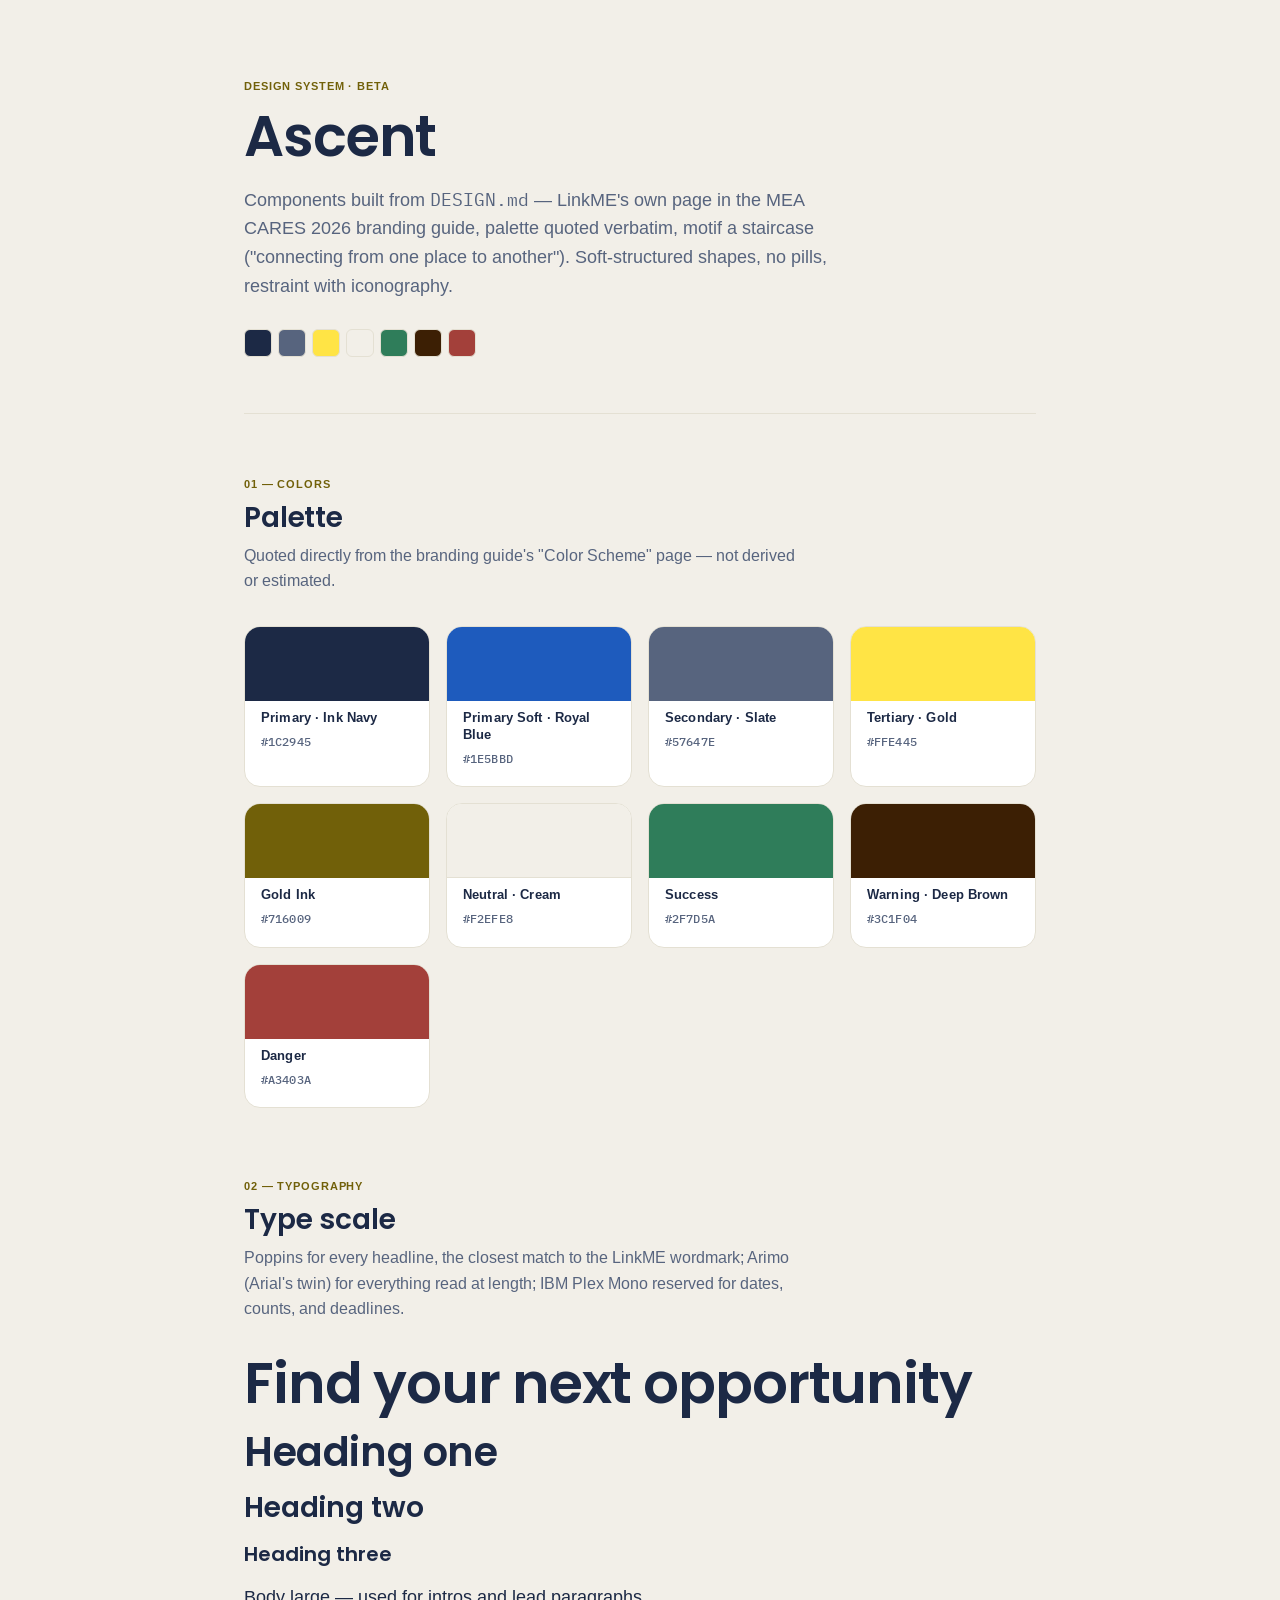
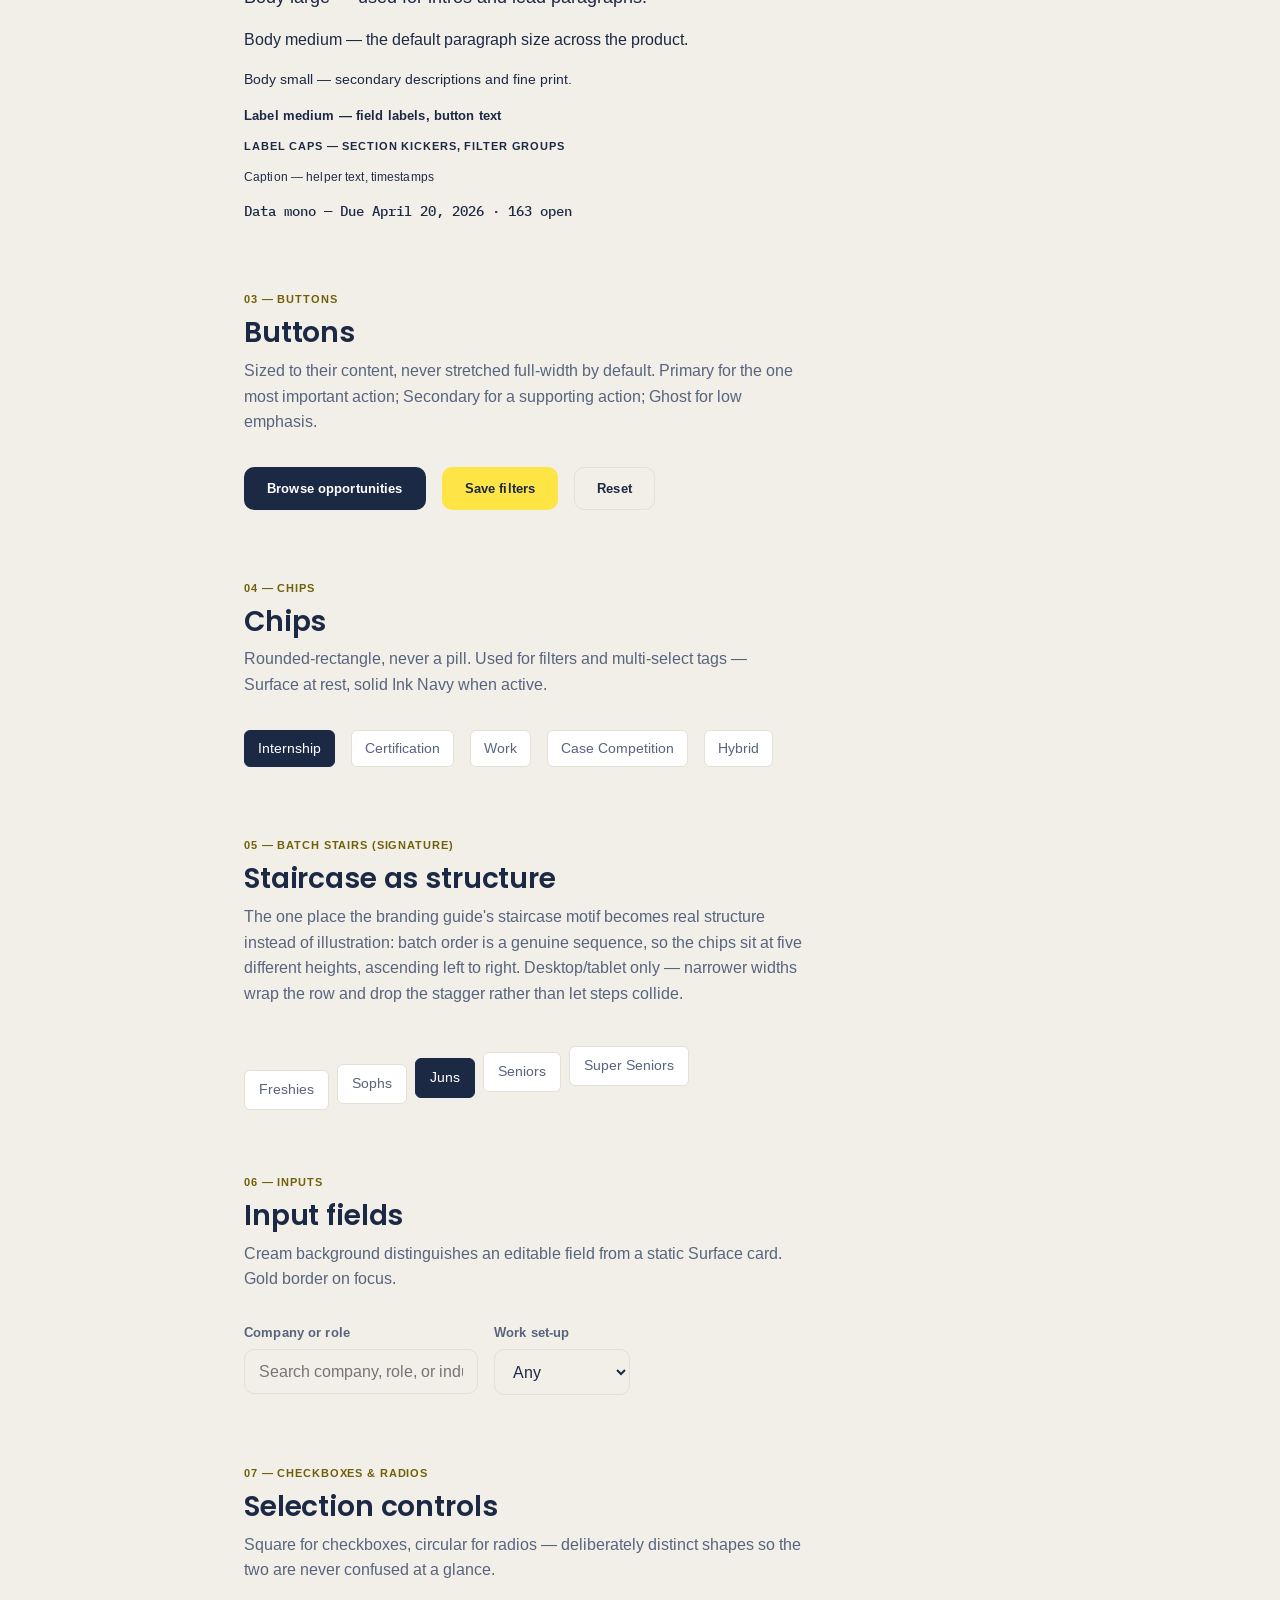
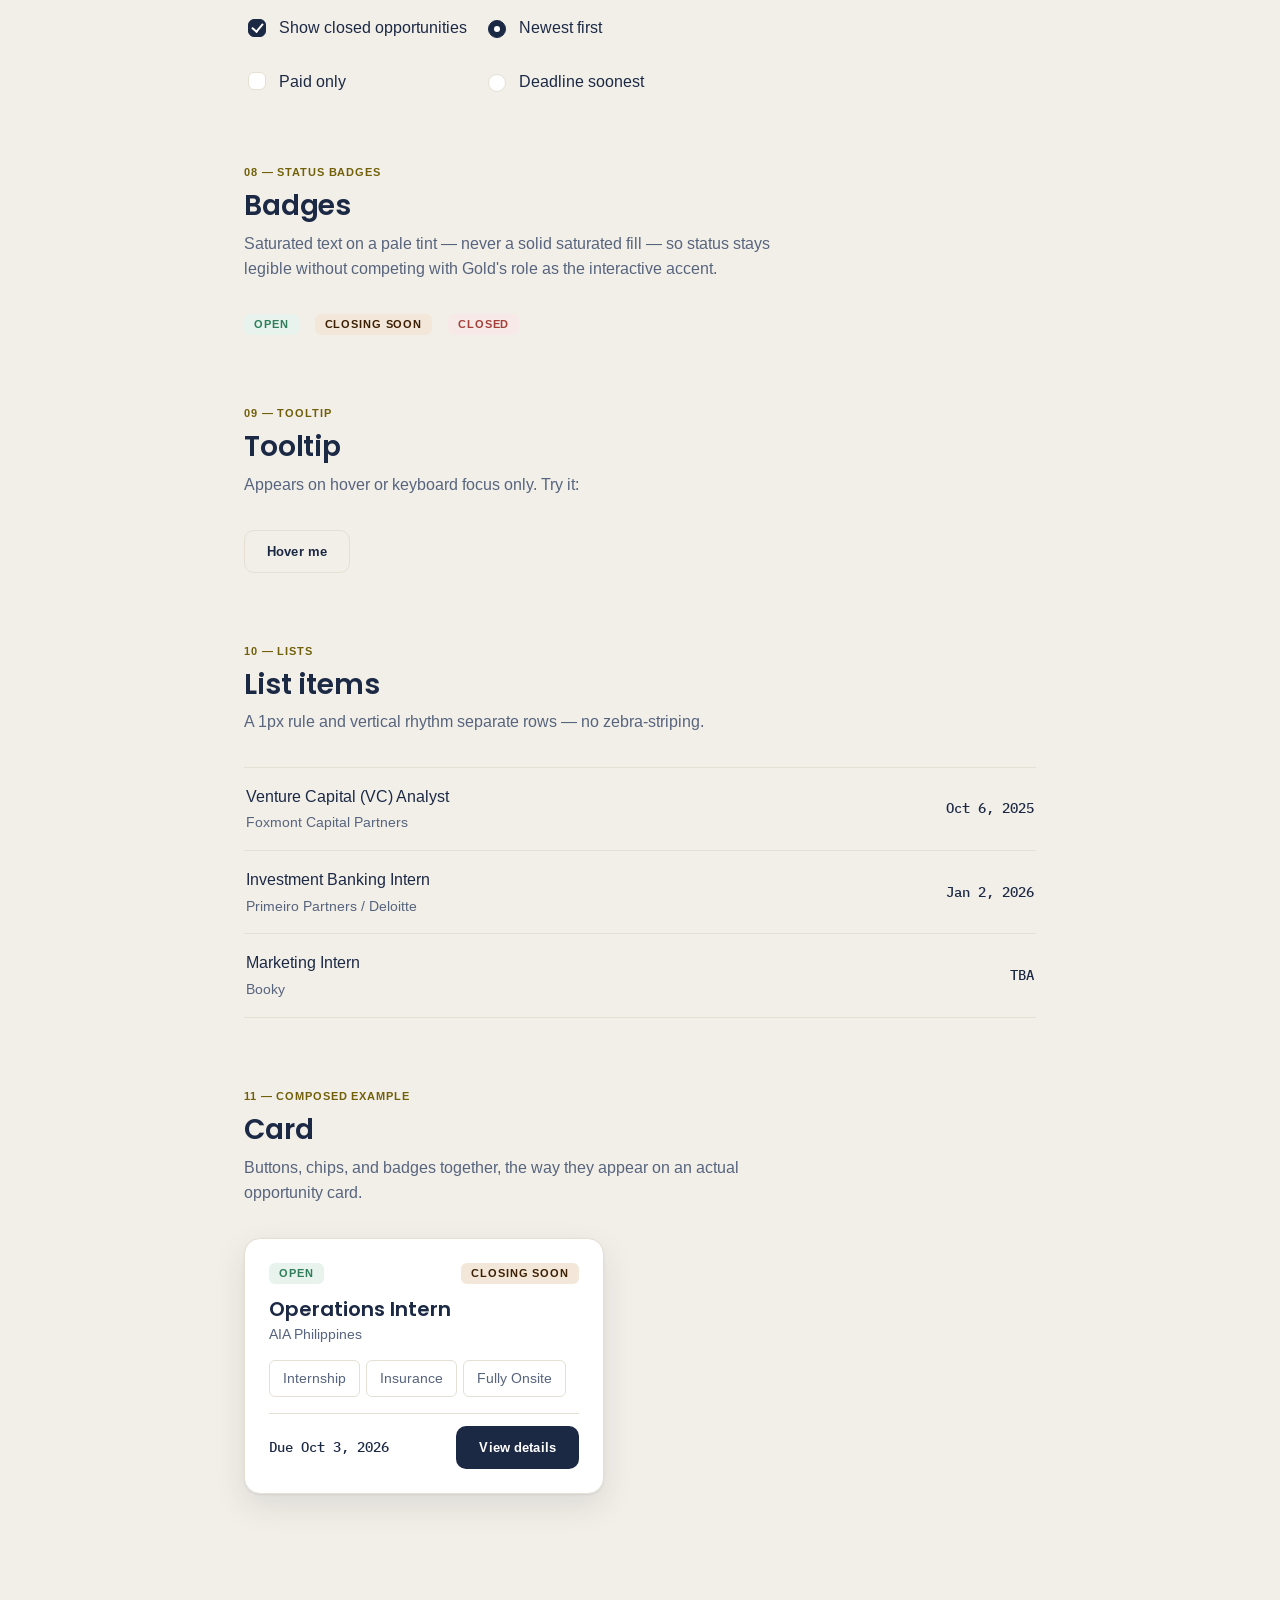
<file: components.html>
<!doctype html>
<html lang="en">
<head>
<meta charset="utf-8" />
<meta name="robots" content="noindex" />
<meta name="viewport" content="width=device-width, initial-scale=1" />
<title>Ascent — Components</title>
<meta name="description" content="Component showcase for the Ascent design system (see DESIGN.md)." />
<link rel="preconnect" href="https://fonts.googleapis.com">
<link rel="preconnect" href="https://fonts.gstatic.com" crossorigin>
<link href="https://fonts.googleapis.com/css2?family=Poppins:wght@600;700;800&family=Arimo:wght@400;700&family=IBM+Plex+Mono:wght@500;600&display=swap" rel="stylesheet">
<style>
  /* ===== Tokens — mirrors DESIGN.md front matter 1:1 ===== */
  :root{
    --primary:#1C2945; --primary-strong:#10182B; --primary-soft:#1E5BBD; --on-primary:#FFFFFF;
    --secondary:#57647E; --secondary-tint:#EBF0F4;
    --tertiary:#FFE445; --tertiary-bright:#FFE445; --tertiary-ink:#716009; --on-tertiary:var(--primary);
    --neutral:#F2EFE8; --surface:#FFFFFF; --border:#E4E0D3;
    --success:#2F7D5A; --success-bg:#E7F3EC;
    --warning:#3C1F04; --warning-bg:#F2E7D8;
    --danger:#A3403A; --danger-bg:#F6E9E7;

    --r-sm:6px; --r-md:10px; --r-lg:16px; --r-xl:24px; --r-full:9999px;

    --sp-xs:4px; --sp-sm:8px; --sp-md:16px; --sp-lg:24px; --sp-xl:32px; --sp-2xl:48px; --sp-3xl:64px;

    --shadow-contact:0 1px 2px rgba(28,41,69,.08);
    --shadow-ambient:0 12px 32px rgba(28,41,69,.10);
  }

  *{box-sizing:border-box}
  html,body{margin:0;padding:0}
  body{
    background:var(--neutral); color:var(--primary);
    font-family:'Arimo',system-ui,sans-serif; font-size:16px; line-height:1.6;
    -webkit-font-smoothing:antialiased;
  }
  .mono{font-family:'IBM Plex Mono',ui-monospace,monospace}

  /* ===== Typography tokens ===== */
  .t-display{font-family:'Poppins',serif;font-weight:600;font-size:56px;line-height:1.08;letter-spacing:-0.02em;margin:0}
  .t-h1{font-family:'Poppins',serif;font-weight:600;font-size:40px;line-height:1.12;letter-spacing:-0.01em;margin:0}
  .t-h2{font-family:'Poppins',serif;font-weight:600;font-size:28px;line-height:1.2;letter-spacing:-0.005em;margin:0}
  .t-h3{font-family:'Poppins',serif;font-weight:600;font-size:20px;line-height:1.3;margin:0}
  .t-body-lg{font-size:18px;line-height:1.6;font-weight:400;margin:0}
  .t-body-md{font-size:16px;line-height:1.6;font-weight:400;margin:0}
  .t-body-sm{font-size:14px;line-height:1.55;font-weight:400;margin:0}
  .t-label-md{font-size:13px;line-height:1.3;font-weight:600;letter-spacing:0.01em;margin:0}
  .t-label-caps{font-size:11px;line-height:1.2;font-weight:700;letter-spacing:0.08em;text-transform:uppercase;margin:0}
  .t-caption{font-size:12px;line-height:1.4;font-weight:500;letter-spacing:0.01em;margin:0}
  .t-data{font-family:'IBM Plex Mono',monospace;font-size:14px;line-height:1.4;font-weight:500;font-variant-numeric:tabular-nums;margin:0}

  /* ===== Page chrome ===== */
  .page{max-width:840px;margin:0 auto;padding:0 24px 120px}
  header.intro{padding:80px 0 56px;border-bottom:1px solid var(--border);margin-bottom:64px}
  header.intro .kicker{color:var(--tertiary-ink);margin-bottom:14px;display:block}
  header.intro p{color:var(--secondary);max-width:62ch;margin:18px 0 0}
  header.intro .swatchline{display:flex;gap:6px;margin-top:28px}
  header.intro .swatchline span{width:28px;height:28px;border-radius:var(--r-sm);display:block;border:1px solid var(--border)}

  section.spec{margin-bottom:72px}
  section.spec .kicker{display:block;color:var(--tertiary-ink);margin-bottom:10px}
  section.spec .spec-title{margin-bottom:8px}
  section.spec .spec-desc{color:var(--secondary);max-width:62ch;margin-bottom:32px}

  .row{display:flex;flex-wrap:wrap;gap:var(--sp-md);align-items:flex-start}
  .col{display:flex;flex-direction:column;gap:var(--sp-md)}

  /* ===== Colors ===== */
  .swatch-grid{display:grid;grid-template-columns:repeat(auto-fill,minmax(150px,1fr));gap:var(--sp-md)}
  .swatch{border:1px solid var(--border);border-radius:var(--r-lg);overflow:hidden;background:var(--surface)}
  .swatch .fill{height:74px}
  .swatch .meta{padding:var(--sp-sm) var(--sp-md) var(--sp-md)}
  .swatch .meta .name{display:block;margin-bottom:2px}
  .swatch .meta .hex{color:var(--secondary)}

  /* ===== Buttons — soft-structured radius, never a pill, never fullwidth by default ===== */
  .btn{
    display:inline-flex;align-items:center;justify-content:center;
    border-radius:var(--r-md);padding:12px 22px;cursor:pointer;border:1px solid transparent;
    font-family:inherit;transition:background .16s ease,border-color .16s ease,transform .16s ease;
  }
  .btn:active{transform:translateY(1px)}
  .btn-primary{background:var(--primary);color:var(--on-primary)}
  .btn-primary:hover{background:var(--primary-soft)}
  .btn-secondary{background:var(--tertiary);color:var(--on-tertiary)}
  .btn-secondary:hover{background:var(--tertiary-bright)}
  .btn-ghost{background:transparent;color:var(--primary);border-color:var(--border)}
  .btn-ghost:hover{border-color:var(--secondary)}

  /* ===== Chips — rounded-rectangle filters, replaces pill filters ===== */
  .chip{
    display:inline-flex;align-items:center;border:1px solid var(--border);background:var(--surface);
    color:var(--secondary);border-radius:var(--r-sm);padding:7px 13px;cursor:pointer;
    font-family:inherit;transition:all .14s ease;
  }
  .chip:hover{border-color:var(--secondary)}
  .chip.active{background:var(--primary);border-color:var(--primary);color:var(--on-primary)}

  /* ===== Batch stairs — the signature motif as structure, not decoration ===== */
  .stairs-row{display:flex;gap:8px;align-items:flex-end;padding:20px 0 6px}
  .stairs-row .chip{text-align:center;padding:8px 14px}
  .stairs-row .chip:nth-child(1){transform:translateY(12px)}
  .stairs-row .chip:nth-child(2){transform:translateY(6px)}
  .stairs-row .chip:nth-child(3){transform:translateY(0)}
  .stairs-row .chip:nth-child(4){transform:translateY(-6px)}
  .stairs-row .chip:nth-child(5){transform:translateY(-12px)}

  /* ===== Inputs ===== */
  .field{display:flex;flex-direction:column;gap:8px;max-width:320px}
  .field label{color:var(--secondary)}
  .field input, .field select{
    background:var(--neutral);color:var(--primary);border:1px solid var(--border);
    border-radius:var(--r-md);padding:12px 14px;font-family:inherit;font-size:16px;
  }
  .field input:focus, .field select:focus{outline:none;border-color:var(--tertiary);box-shadow:0 0 0 3px rgba(255,228,69,.22)}

  /* ===== Badges ===== */
  .badge{display:inline-flex;align-items:center;border-radius:var(--r-sm);padding:4px 10px}
  .badge-success{background:var(--success-bg);color:var(--success)}
  .badge-warning{background:var(--warning-bg);color:var(--warning)}
  .badge-danger{background:var(--danger-bg);color:var(--danger)}

  /* ===== Checkbox / Radio — square vs circular, deliberately distinct ===== */
  .control-row{display:flex;align-items:center;gap:10px}
  .control-row + .control-row{margin-top:12px}
  .cb, .rd{
    appearance:none;width:18px;height:18px;border:1.5px solid var(--border);background:var(--surface);
    display:inline-block;position:relative;cursor:pointer;flex:none;
  }
  .cb{border-radius:var(--r-sm)}
  .rd{border-radius:var(--r-full)}
  .cb:checked, .rd:checked{background:var(--primary);border-color:var(--primary)}
  .cb:checked::after{
    content:"";position:absolute;left:5px;top:1px;width:5px;height:9px;
    border:solid var(--on-primary);border-width:0 2px 2px 0;transform:rotate(40deg);
  }
  .rd:checked::after{
    content:"";position:absolute;left:5px;top:5px;width:6px;height:6px;border-radius:50%;background:var(--on-primary);
  }

  /* ===== Tooltip ===== */
  .tt-wrap{position:relative;display:inline-block}
  .tt{
    position:absolute;bottom:calc(100% + 8px);left:50%;transform:translateX(-50%) translateY(4px);
    background:var(--primary);color:var(--on-primary);border-radius:var(--r-sm);padding:6px 10px;
    white-space:nowrap;opacity:0;pointer-events:none;transition:opacity .15s ease, transform .15s ease;
  }
  .tt-wrap:hover .tt, .tt-wrap:focus-within .tt{opacity:1;transform:translateX(-50%) translateY(0)}

  /* ===== List ===== */
  .list{border-top:1px solid var(--border)}
  .list-item{
    display:flex;justify-content:space-between;align-items:center;gap:var(--sp-md);
    padding:var(--sp-md) 2px;border-bottom:1px solid var(--border);
  }
  .list-item .li-main{display:flex;flex-direction:column;gap:3px}
  .list-item .li-main .name{color:var(--primary)}
  .list-item .li-main .sub{color:var(--secondary)}

  /* ===== Card (composed example) ===== */
  .demo-card{
    background:var(--surface);border:1px solid var(--border);border-radius:var(--r-lg);
    padding:var(--sp-lg);box-shadow:var(--shadow-contact),var(--shadow-ambient);max-width:360px;
  }
  .demo-card .card-top{display:flex;justify-content:space-between;align-items:flex-start;margin-bottom:12px}
  .demo-card h3{margin:0 0 2px}
  .demo-card .company{color:var(--secondary);margin:0 0 14px}
  .demo-card .chips{display:flex;flex-wrap:wrap;gap:6px;margin-bottom:16px}
  .demo-card .foot{display:flex;justify-content:space-between;align-items:center;padding-top:12px;border-top:1px solid var(--border)}
</style>
</head>
<body>
<div class="page">

  <header class="intro">
    <span class="t-label-caps kicker">Design system · beta</span>
    <h1 class="t-display">Ascent</h1>
    <p class="t-body-lg">Components built from <span class="mono">DESIGN.md</span> — LinkME's own
      page in the MEA CARES 2026 branding guide, palette quoted verbatim, motif a staircase
      ("connecting from one place to another"). Soft-structured shapes, no pills, restraint with
      iconography.</p>
    <div class="swatchline" aria-hidden="true">
      <span style="background:var(--primary)"></span>
      <span style="background:var(--secondary)"></span>
      <span style="background:var(--tertiary)"></span>
      <span style="background:var(--neutral);border-color:var(--border)"></span>
      <span style="background:var(--success)"></span>
      <span style="background:var(--warning)"></span>
      <span style="background:var(--danger)"></span>
    </div>
  </header>

  <section class="spec" id="colors">
    <span class="t-label-caps kicker">01 — Colors</span>
    <h2 class="t-h2 spec-title">Palette</h2>
    <p class="t-body-md spec-desc">Quoted directly from the branding guide's "Color Scheme" page —
      not derived or estimated.</p>
    <div class="swatch-grid">
      <div class="swatch"><div class="fill" style="background:var(--primary)"></div>
        <div class="meta"><span class="t-label-md name">Primary · Ink Navy</span><span class="t-caption mono hex">#1C2945</span></div></div>
      <div class="swatch"><div class="fill" style="background:var(--primary-soft)"></div>
        <div class="meta"><span class="t-label-md name">Primary Soft · Royal Blue</span><span class="t-caption mono hex">#1E5BBD</span></div></div>
      <div class="swatch"><div class="fill" style="background:var(--secondary)"></div>
        <div class="meta"><span class="t-label-md name">Secondary · Slate</span><span class="t-caption mono hex">#57647E</span></div></div>
      <div class="swatch"><div class="fill" style="background:var(--tertiary)"></div>
        <div class="meta"><span class="t-label-md name">Tertiary · Gold</span><span class="t-caption mono hex">#FFE445</span></div></div>
      <div class="swatch"><div class="fill" style="background:var(--tertiary-ink)"></div>
        <div class="meta"><span class="t-label-md name">Gold Ink</span><span class="t-caption mono hex">#716009</span></div></div>
      <div class="swatch"><div class="fill" style="background:var(--neutral);border-bottom:1px solid var(--border)"></div>
        <div class="meta"><span class="t-label-md name">Neutral · Cream</span><span class="t-caption mono hex">#F2EFE8</span></div></div>
      <div class="swatch"><div class="fill" style="background:var(--success)"></div>
        <div class="meta"><span class="t-label-md name">Success</span><span class="t-caption mono hex">#2F7D5A</span></div></div>
      <div class="swatch"><div class="fill" style="background:var(--warning)"></div>
        <div class="meta"><span class="t-label-md name">Warning · Deep Brown</span><span class="t-caption mono hex">#3C1F04</span></div></div>
      <div class="swatch"><div class="fill" style="background:var(--danger)"></div>
        <div class="meta"><span class="t-label-md name">Danger</span><span class="t-caption mono hex">#A3403A</span></div></div>
    </div>
  </section>

  <section class="spec" id="type">
    <span class="t-label-caps kicker">02 — Typography</span>
    <h2 class="t-h2 spec-title">Type scale</h2>
    <p class="t-body-md spec-desc">Poppins for every headline, the closest match to the LinkME
      wordmark; Arimo (Arial's twin) for everything read at length; IBM Plex Mono reserved for
      dates, counts, and deadlines.</p>
    <div class="col">
      <div class="t-display">Find your next opportunity</div>
      <div class="t-h1">Heading one</div>
      <div class="t-h2">Heading two</div>
      <div class="t-h3">Heading three</div>
      <div class="t-body-lg">Body large — used for intros and lead paragraphs.</div>
      <div class="t-body-md">Body medium — the default paragraph size across the product.</div>
      <div class="t-body-sm">Body small — secondary descriptions and fine print.</div>
      <div class="t-label-md">Label medium — field labels, button text</div>
      <div class="t-label-caps">Label caps — section kickers, filter groups</div>
      <div class="t-caption">Caption — helper text, timestamps</div>
      <div class="t-data">Data mono — Due April 20, 2026 · 163 open</div>
    </div>
  </section>

  <section class="spec" id="buttons">
    <span class="t-label-caps kicker">03 — Buttons</span>
    <h2 class="t-h2 spec-title">Buttons</h2>
    <p class="t-body-md spec-desc">Sized to their content, never stretched full-width by default.
      Primary for the one most important action; Secondary for a supporting action; Ghost for
      low emphasis.</p>
    <div class="row">
      <button class="btn btn-primary t-label-md">Browse opportunities</button>
      <button class="btn btn-secondary t-label-md">Save filters</button>
      <button class="btn btn-ghost t-label-md">Reset</button>
    </div>
  </section>

  <section class="spec" id="chips">
    <span class="t-label-caps kicker">04 — Chips</span>
    <h2 class="t-h2 spec-title">Chips</h2>
    <p class="t-body-md spec-desc">Rounded-rectangle, never a pill. Used for filters and
      multi-select tags — Surface at rest, solid Ink Navy when active.</p>
    <div class="row">
      <button class="chip t-body-sm active">Internship</button>
      <button class="chip t-body-sm">Certification</button>
      <button class="chip t-body-sm">Work</button>
      <button class="chip t-body-sm">Case Competition</button>
      <button class="chip t-body-sm">Hybrid</button>
    </div>
  </section>

  <section class="spec" id="stairs">
    <span class="t-label-caps kicker">05 — Batch stairs (signature)</span>
    <h2 class="t-h2 spec-title">Staircase as structure</h2>
    <p class="t-body-md spec-desc">The one place the branding guide's staircase motif becomes real
      structure instead of illustration: batch order is a genuine sequence, so the chips sit at
      five different heights, ascending left to right. Desktop/tablet only — narrower widths wrap
      the row and drop the stagger rather than let steps collide.</p>
    <div class="stairs-row">
      <button class="chip t-body-sm">Freshies</button>
      <button class="chip t-body-sm">Sophs</button>
      <button class="chip t-body-sm active">Juns</button>
      <button class="chip t-body-sm">Seniors</button>
      <button class="chip t-body-sm">Super Seniors</button>
    </div>
  </section>

  <section class="spec" id="inputs">
    <span class="t-label-caps kicker">06 — Inputs</span>
    <h2 class="t-h2 spec-title">Input fields</h2>
    <p class="t-body-md spec-desc">Cream background distinguishes an editable field from a static
      Surface card. Gold border on focus.</p>
    <div class="row">
      <div class="field">
        <label class="t-label-md" for="demo-text">Company or role</label>
        <input id="demo-text" type="text" placeholder="Search company, role, or industry…" />
      </div>
      <div class="field">
        <label class="t-label-md" for="demo-select">Work set-up</label>
        <select id="demo-select">
          <option>Any</option>
          <option>Hybrid</option>
          <option>Fully Onsite</option>
          <option>Fully Online</option>
        </select>
      </div>
    </div>
  </section>

  <section class="spec" id="controls">
    <span class="t-label-caps kicker">07 — Checkboxes &amp; Radios</span>
    <h2 class="t-h2 spec-title">Selection controls</h2>
    <p class="t-body-md spec-desc">Square for checkboxes, circular for radios — deliberately
      distinct shapes so the two are never confused at a glance.</p>
    <div class="row">
      <div class="col">
        <label class="control-row t-body-md"><input class="cb" type="checkbox" checked /> Show closed opportunities</label>
        <label class="control-row t-body-md"><input class="cb" type="checkbox" /> Paid only</label>
      </div>
      <div class="col">
        <label class="control-row t-body-md"><input class="rd" type="radio" name="demo-radio" checked /> Newest first</label>
        <label class="control-row t-body-md"><input class="rd" type="radio" name="demo-radio" /> Deadline soonest</label>
      </div>
    </div>
  </section>

  <section class="spec" id="badges">
    <span class="t-label-caps kicker">08 — Status badges</span>
    <h2 class="t-h2 spec-title">Badges</h2>
    <p class="t-body-md spec-desc">Saturated text on a pale tint — never a solid saturated fill —
      so status stays legible without competing with Gold's role as the interactive accent.</p>
    <div class="row">
      <span class="badge badge-success t-label-caps">Open</span>
      <span class="badge badge-warning t-label-caps">Closing soon</span>
      <span class="badge badge-danger t-label-caps">Closed</span>
    </div>
  </section>

  <section class="spec" id="tooltip">
    <span class="t-label-caps kicker">09 — Tooltip</span>
    <h2 class="t-h2 spec-title">Tooltip</h2>
    <p class="t-body-md spec-desc">Appears on hover or keyboard focus only. Try it:</p>
    <span class="tt-wrap">
      <button class="btn btn-ghost t-label-md">Hover me</button>
      <span class="tt t-caption" role="tooltip">Pulled live from the sheet</span>
    </span>
  </section>

  <section class="spec" id="list">
    <span class="t-label-caps kicker">10 — Lists</span>
    <h2 class="t-h2 spec-title">List items</h2>
    <p class="t-body-md spec-desc">A 1px rule and vertical rhythm separate rows — no
      zebra-striping.</p>
    <div class="list">
      <div class="list-item">
        <div class="li-main"><span class="t-body-md name">Venture Capital (VC) Analyst</span><span class="t-body-sm sub">Foxmont Capital Partners</span></div>
        <span class="t-data">Oct 6, 2025</span>
      </div>
      <div class="list-item">
        <div class="li-main"><span class="t-body-md name">Investment Banking Intern</span><span class="t-body-sm sub">Primeiro Partners / Deloitte</span></div>
        <span class="t-data">Jan 2, 2026</span>
      </div>
      <div class="list-item">
        <div class="li-main"><span class="t-body-md name">Marketing Intern</span><span class="t-body-sm sub">Booky</span></div>
        <span class="t-data">TBA</span>
      </div>
    </div>
  </section>

  <section class="spec" id="card">
    <span class="t-label-caps kicker">11 — Composed example</span>
    <h2 class="t-h2 spec-title">Card</h2>
    <p class="t-body-md spec-desc">Buttons, chips, and badges together, the way they appear on an
      actual opportunity card.</p>
    <div class="demo-card">
      <div class="card-top">
        <span class="badge badge-success t-label-caps">Open</span>
        <span class="badge badge-warning t-label-caps">Closing soon</span>
      </div>
      <h3 class="t-h3">Operations Intern</h3>
      <p class="t-body-sm company">AIA Philippines</p>
      <div class="chips">
        <span class="chip t-body-sm">Internship</span>
        <span class="chip t-body-sm">Insurance</span>
        <span class="chip t-body-sm">Fully Onsite</span>
      </div>
      <div class="foot">
        <span class="t-data">Due Oct 3, 2026</span>
        <button class="btn btn-primary t-label-md">View details</button>
      </div>
    </div>
  </section>

</div>
</body>
</html>
</file>
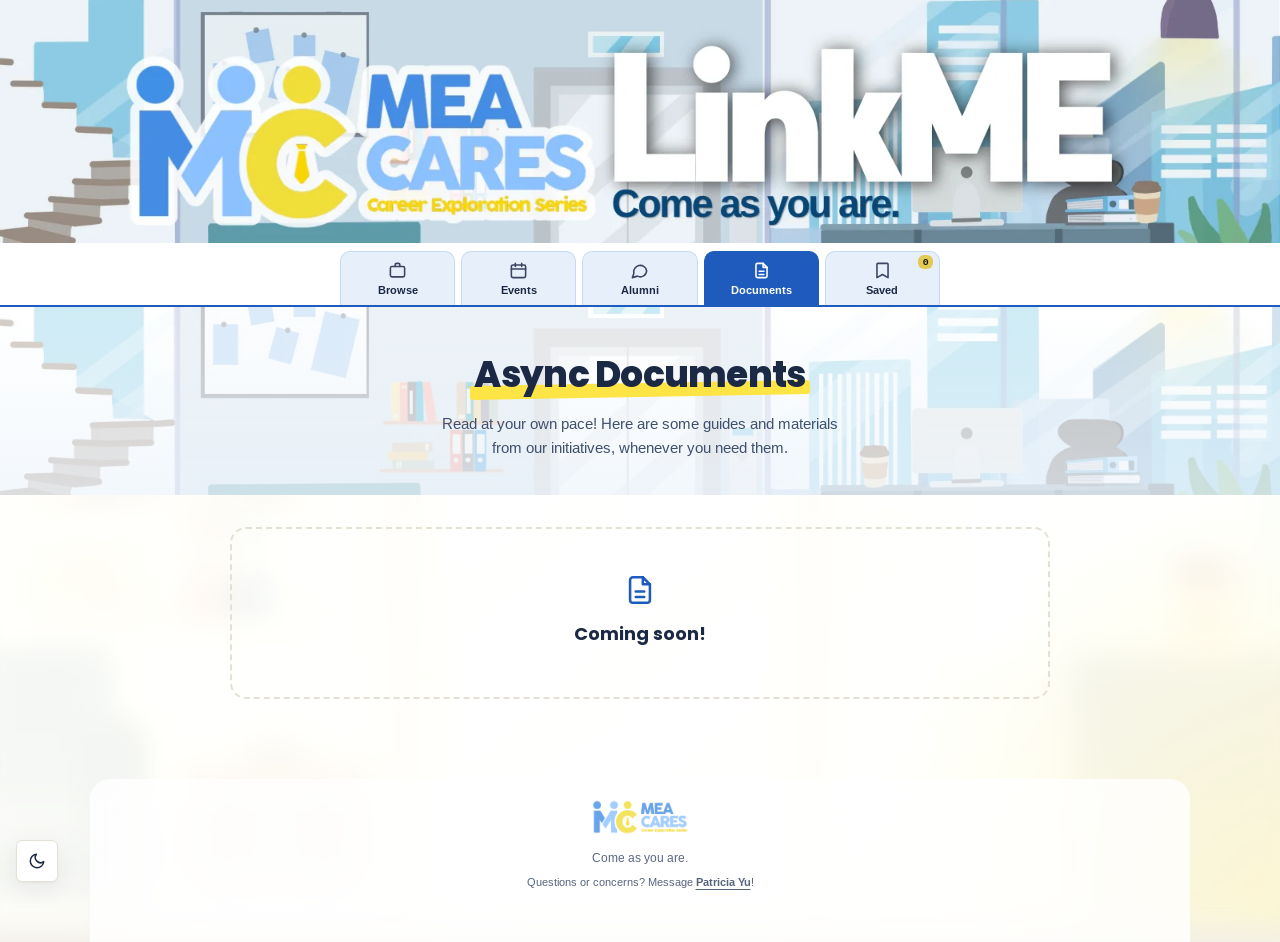
<file: documents.html>
<!doctype html>
<html lang="en">
<head>
<meta charset="utf-8" />
<meta name="viewport" content="width=device-width, initial-scale=1" />
<title>Async Documents | LinkME Opportunity Finder</title>
<meta property="og:site_name" content="LinkME Opportunity Finder" />
<meta property="og:title" content="Async Documents | LinkME Opportunity Finder" />
<meta property="og:description" content="Read at your own pace! Here are some guides and materials from our initiatives, whenever you need them." />
<meta property="og:type" content="website" />
<meta name="description" content="Read at your own pace! Here are some guides and materials from our initiatives, whenever you need them." />
<link rel="icon" type="image/png" sizes="32x32" href="favicon-32.png">
<link rel="icon" type="image/png" sizes="64x64" href="favicon-64.png">
<link rel="apple-touch-icon" href="apple-touch-icon.png">
<link rel="preconnect" href="https://fonts.googleapis.com">
<link rel="preconnect" href="https://fonts.gstatic.com" crossorigin>
<link href="https://fonts.googleapis.com/css2?family=Poppins:wght@600;700;800&family=Arimo:wght@400;700&family=IBM+Plex+Mono:wght@500;600&display=swap" rel="stylesheet">
<style>
  :root{
    /* MEA CARES official palette, LinkME (staircase) expression — see DESIGN.md */
    --navy:#1C2945;
    --navy-deep:#10182B;
    --navy-light:#1E5BBD;
    --gold:#FFE445;
    --gold-bright:#FFE445;
    --gold-light:#FFF4B4;
    --select:#E3CA55; /* calmer than brand gold, for selected states */
    --cream:#F2EFE8;
    --paper:#FFFFFF;
    --ink:#1C2945;
    --ink-soft:#57647E;
    --line:#E4E0D3;
    --r-sm:6px; --r-md:10px; --r-lg:16px; --r-xl:24px;
    --radius:16px;
    --shadow: 0 1px 2px rgba(28,41,69,.06), 0 8px 24px rgba(28,41,69,.06);
    --shadow-lg: 0 12px 32px rgba(28,41,69,.16), 0 2px 8px rgba(28,41,69,.08);
  }
  @media (prefers-color-scheme: dark){
    :root:not([data-theme="light"]){
      --navy:#0E1524; --navy-deep:#080B14; --navy-light:#4C87DD; --gold:#FFE445; --gold-bright:#FFE445; --gold-light:#3A331C;
      --cream:#14181F; --paper:#1B2230; --ink:#ECEEF5; --ink-soft:#9FADBC;
      --line:#2A333C;
      --shadow: 0 1px 2px rgba(0,0,0,.3), 0 8px 24px rgba(0,0,0,.35);
      --shadow-lg: 0 16px 40px rgba(0,0,0,.5), 0 2px 8px rgba(0,0,0,.3);
    }
  }
  *{box-sizing:border-box}
  html{scroll-behavior:smooth}
  html,body{margin:0;padding:0}
  body{
    background:var(--cream);color:var(--ink);
    font-family:'Arimo',system-ui,-apple-system,sans-serif;
    -webkit-font-smoothing:antialiased;overflow-x:hidden;
  }
  h1,h2,h3{font-family:'Poppins',system-ui,sans-serif}
  .mono{font-family:'IBM Plex Mono',ui-monospace,monospace;font-variant-numeric:tabular-nums}
  a{color:inherit}
  @media (prefers-reduced-motion: reduce){
    html{scroll-behavior:auto}
    *,*::before,*::after{animation-duration:.001ms !important;animation-iteration-count:1 !important;transition-duration:.001ms !important;}
  }

  /* ---------- Brand colours for the banner, nav and hero (light by default, dark follows the system) ---------- */
  :root{
    --tab-on:#1E5BBD;
    --nav-bg:#FFFFFF; --nav-line:#D3E1F0;
    --tab-bg:#E7F0FA; --tab-line:#C6DBF0; --tab-ink:#1C2945; --tab-hover:#D3E5F8;
    --hero-ink:#1C2945; --hero-ink-soft:#3F506D; --hero-accent:#1E5BBD; --hero-rule:rgba(28,41,69,.14);
    --hero-veil-a:rgba(255,255,255,.66); --hero-veil-b:rgba(240,246,252,.82);
  }
  @media (prefers-color-scheme: dark){
    :root:not([data-theme="light"]){
      --tab-on:#3B77D6;
      --nav-bg:rgba(14,21,36,.97); --nav-line:rgba(255,255,255,.14);
      --tab-bg:rgba(255,255,255,.07); --tab-line:rgba(255,255,255,.16); --tab-ink:#cdd6e8; --tab-hover:rgba(117,186,255,.18);
      --hero-ink:#FFFFFF; --hero-ink-soft:#c7cee0; --hero-accent:#75BAFF; --hero-rule:rgba(255,255,255,.12);
      --hero-veil-a:rgba(10,16,28,.80); --hero-veil-b:rgba(8,12,22,.90);
    }
  }

  /* ---------- Banner + nav: real tabs, the current page is the blue one ---------- */
  .site-banner{background:#EEF3F8;line-height:0}
  .site-banner img{display:block;width:100%;max-width:1600px;height:auto;max-height:360px;object-fit:cover;object-position:center 55%;margin:0 auto}
  .nav{
    position:sticky;top:0;z-index:40;background:var(--nav-bg);
    backdrop-filter:blur(14px) saturate(140%);-webkit-backdrop-filter:blur(14px) saturate(140%);
    padding:10px 20px 0;border-bottom:2px solid var(--tab-on);
    transition:box-shadow .3s ease;
  }
  .nav.scrolled{box-shadow:0 8px 24px rgba(28,41,69,.16)}
  .nav-inner{max-width:1100px;margin:0 auto}
  .nav-tabs{display:flex;gap:6px;overflow-x:auto;scrollbar-width:none;-webkit-overflow-scrolling:touch}
  .nav-tabs::-webkit-scrollbar{display:none}
  .nav-tab:first-child{margin-left:auto}
  .nav-tab:last-child{margin-right:auto}
  .nav-tab{
    flex:none;display:inline-flex;align-items:center;gap:7px;white-space:nowrap;
    padding:10px 15px;font-family:inherit;font-size:.88rem;font-weight:700;color:var(--tab-ink);
    background:var(--tab-bg);border:1px solid var(--tab-line);border-bottom:none;
    border-radius:10px 10px 0 0;text-decoration:none;cursor:pointer;
    transition:background .18s ease, color .18s ease, border-color .18s ease;
  }
  .nav-tab svg{flex:none;opacity:.85}
  .nav-tab:hover{background:var(--tab-hover);border-color:var(--tab-on)}
  .nav-tab:focus-visible{outline:2px solid var(--tab-on);outline-offset:-2px}
  .nav-tab.current{background:var(--tab-on);border-color:var(--tab-on);color:#fff;cursor:default}
  .nav-tab.current svg{opacity:1}
  .lbl-short{display:none}
  .nav-saved-count{
    flex:none;font-size:.68rem;font-weight:700;color:#171308;background:var(--select);
    padding:1px 7px;border-radius:var(--r-sm);line-height:1.5;
  }
  @media (max-width:640px){
    .nav{padding:8px 10px 0}
    .nav-tabs{display:grid;grid-template-columns:repeat(5,1fr);gap:4px;overflow:visible}
    .nav-tab:first-child, .nav-tab:last-child{margin:0}
    .nav-tab{
      position:relative;flex-direction:column;justify-content:flex-start;gap:4px;white-space:normal;
      padding:8px 2px 7px;font-size:.66rem;line-height:1.2;text-align:center;
    }
    .nav-tab svg{width:18px;height:18px}
    .lbl-full{display:none}
    .lbl-short{display:inline}
    .nav-saved-count{position:absolute;top:2px;right:3px;padding:0 4px;font-size:.58rem}
  }

  /* ---------- Header ---------- */
  .page-header{
    background:linear-gradient(180deg, var(--hero-veil-a), var(--hero-veil-b)), url('office-bg.webp') center/cover no-repeat;
    color:var(--hero-ink);padding:40px 20px 36px;text-align:center;
  }
  .page-header h1{font-size:clamp(1.7rem,4vw,2.4rem);margin:0 0 10px;font-weight:800;letter-spacing:-.02em;color:var(--hero-ink)}
  .page-header p{margin:0 auto;color:var(--hero-ink-soft);max-width:52ch;line-height:1.6;font-size:.98rem}

  /* ---------- Async documents ---------- */
  .doc-wrap{max-width:860px;margin:0 auto;padding:32px 20px 80px}
  .doc-controls{margin-bottom:22px;max-width:320px}
  .doc-controls label{
    display:block;font-size:.72rem;font-weight:700;color:var(--ink-soft);
    text-transform:uppercase;letter-spacing:.08em;margin-bottom:6px;
  }
  .doc-controls select{
    width:100%;padding:11px 12px;border-radius:var(--r-md);border:1px solid var(--line);
    background:var(--paper);color:var(--ink);font-size:.92rem;font-family:inherit;
  }
  .doc-controls select:hover{border-color:var(--tab-on)}
  .doc-card{
    background:var(--paper);border:1px solid var(--line);border-radius:var(--radius);
    padding:18px;margin-bottom:12px;box-shadow:var(--shadow);
  }
  .doc-top{display:flex;justify-content:space-between;align-items:center;gap:10px;margin-bottom:8px}
  .doc-tag{
    font-size:.68rem;font-weight:700;padding:3px 9px;border-radius:var(--r-sm);
    text-transform:uppercase;letter-spacing:.06em;background:var(--gold-light);color:#716009;
  }
  @media (prefers-color-scheme: dark){ :root:not([data-theme="light"]) .doc-tag{color:var(--gold)} }
  .doc-date{font-size:.74rem;color:var(--ink-soft)}
  .doc-card h2{margin:0 0 6px;font-size:1.15rem;font-weight:700;color:var(--navy);line-height:1.3}
  @media (prefers-color-scheme: dark){ :root:not([data-theme="light"]) .doc-card h2{color:#fff} }
  .doc-card p{margin:0 0 14px;font-size:.92rem;line-height:1.55;color:var(--ink-soft)}
  .doc-open{
    display:inline-flex;align-items:center;gap:8px;background:var(--tab-on);color:#fff;text-decoration:none;
    padding:10px 16px;border-radius:var(--r-md);font-weight:700;font-size:.88rem;transition:transform .2s ease;
  }
  .doc-open:hover{transform:translateY(-1px)}
  .doc-open:focus-visible{outline:2px solid var(--tab-on);outline-offset:2px}
  .doc-empty{
    text-align:center;padding:44px 20px;border:2px dashed var(--line);border-radius:var(--radius);color:var(--ink-soft);
  }
  .doc-empty svg{color:var(--tab-on);margin-bottom:10px}
  .doc-empty h2{margin:0 0 6px;font-size:1.2rem;color:var(--navy)}
  @media (prefers-color-scheme: dark){ :root:not([data-theme="light"]) .doc-empty h2{color:#fff} }
  .doc-empty p{margin:0 auto;max-width:44ch;line-height:1.55}

  .empty, .loading, .error{
    max-width:760px;margin:60px auto;padding:0 20px;text-align:center;color:var(--ink-soft);
  }
  .error{color:#A3403A}
  .brand-pulse{
    width:40px;height:40px;margin:0 auto 14px;
    background:url('logo-mark.png') center/contain no-repeat;
    animation:pulse 1.6s ease-in-out infinite;
  }
  @keyframes pulse{0%,100%{opacity:.45;transform:scale(.9)}50%{opacity:1;transform:scale(1)}}

  footer{
    max-width:1100px;margin:0 auto;padding:20px 20px 50px;
    font-size:.78rem;color:var(--ink-soft);text-align:center;line-height:1.6;
  }
  .footer-logo{height:36px;width:auto;display:block;margin:0 auto 14px;opacity:.8}
  .tip{
    position:fixed;display:none;z-index:100;max-width:240px;pointer-events:none;
    background:var(--navy-deep);color:#fff;border:1px solid rgba(255,228,69,.35);border-radius:var(--r-md);
    padding:8px 11px;font-size:.78rem;font-weight:500;line-height:1.4;text-align:left;
    box-shadow:var(--shadow-lg);
  }
  /* page backdrop: the banner's office scene, washed out, with a blue and a yellow glow from the brand palette */
  body::before{
    content:"";position:fixed;inset:0;z-index:-1;pointer-events:none;
    background:
      radial-gradient(900px circle at 8% 0%, rgba(30,91,189,.16), transparent 60%),
      radial-gradient(800px circle at 100% 100%, rgba(255,228,69,.34), transparent 55%),
      linear-gradient(rgba(242,239,232,.87), rgba(242,239,232,.93)),
      url('office-bg.webp') center top / cover no-repeat;
  }
  @media (prefers-color-scheme: dark){
    :root:not([data-theme="light"]) body::before{
      background:
        radial-gradient(900px circle at 8% 0%, rgba(76,135,221,.14), transparent 60%),
        radial-gradient(800px circle at 100% 100%, rgba(255,228,69,.06), transparent 55%),
        linear-gradient(rgba(20,24,31,.93), rgba(20,24,31,.97)),
        url('office-bg.webp') center top / cover no-repeat;
    }
  }
  .footer-contact{margin:6px 0 0;font-size:.74rem}
  .footer-contact a{color:inherit;font-weight:700;text-decoration:underline;text-underline-offset:3px;transition:color .18s ease}
  .footer-contact a:hover{color:var(--tab-on, var(--navy-light))}
  .footer-contact a:focus-visible{outline:2px solid var(--tab-on, var(--navy-light));outline-offset:2px;border-radius:2px}
  .page-header h1{position:relative;z-index:0;display:inline-block}
  .page-header h1::after{content:"";position:absolute;z-index:-1;left:-.12em;right:-.12em;bottom:.04em;height:.4em;background:var(--gold);border-radius:3px;
    transform:rotate(-1deg) scaleX(0);transform-origin:left center;animation:titleMark .8s cubic-bezier(.65,0,.2,1) .5s forwards}
  @keyframes titleMark{to{transform:rotate(-1deg) scaleX(1)}}
  @media (prefers-color-scheme: dark){ :root:not([data-theme="light"]) .page-header h1::after{height:.1em;bottom:-.06em} }
  @media (prefers-reduced-motion: reduce){ .page-header h1::after{animation:none;transform:rotate(-1deg) scaleX(1)} }

/* forced dark mode (the toggle): the same rules as the dark-mode media query */

    :root[data-theme="dark"]{
      --navy:#0E1524; --navy-deep:#080B14; --navy-light:#4C87DD; --gold:#FFE445; --gold-bright:#FFE445; --gold-light:#3A331C;
      --cream:#14181F; --paper:#1B2230; --ink:#ECEEF5; --ink-soft:#9FADBC;
      --line:#2A333C;
      --shadow: 0 1px 2px rgba(0,0,0,.3), 0 8px 24px rgba(0,0,0,.35);
      --shadow-lg: 0 16px 40px rgba(0,0,0,.5), 0 2px 8px rgba(0,0,0,.3);
    }
  

    :root[data-theme="dark"]{
      --tab-on:#3B77D6;
      --nav-bg:rgba(14,21,36,.97); --nav-line:rgba(255,255,255,.14);
      --tab-bg:rgba(255,255,255,.07); --tab-line:rgba(255,255,255,.16); --tab-ink:#cdd6e8; --tab-hover:rgba(117,186,255,.18);
      --hero-ink:#FFFFFF; --hero-ink-soft:#c7cee0; --hero-accent:#75BAFF; --hero-rule:rgba(255,255,255,.12);
      --hero-veil-a:rgba(10,16,28,.80); --hero-veil-b:rgba(8,12,22,.90);
    }
  
 :root[data-theme="dark"] .doc-tag{color:var(--gold)} 
 :root[data-theme="dark"] .doc-card h2{color:#fff} 
 :root[data-theme="dark"] .doc-empty h2{color:#fff} 

    :root[data-theme="dark"] body::before{
      background:
        radial-gradient(900px circle at 8% 0%, rgba(76,135,221,.14), transparent 60%),
        radial-gradient(800px circle at 100% 100%, rgba(255,228,69,.06), transparent 55%),
        linear-gradient(rgba(20,24,31,.93), rgba(20,24,31,.97)),
        url('office-bg.webp') center top / cover no-repeat;
    }
  
 :root[data-theme="dark"] .page-header h1::after{height:.1em;bottom:-.06em} 
  :root[data-theme="dark"]{color-scheme:dark}
  :root[data-theme="light"]{color-scheme:light}
</style>
<link rel="stylesheet" href="effects.css" />
<script>try { var t = localStorage.getItem("linkme-theme"); if (t === "light" || t === "dark") document.documentElement.setAttribute("data-theme", t); } catch (e) {}</script>
</head>
<body>

<header class="site-banner">
  <img src="header.webp" width="1600" height="500" alt="MEA CARES Career Exploration Series. LinkME. Come as you are." fetchpriority="high" />
</header>

<nav class="nav" id="nav" aria-label="Pages">
  <div class="nav-inner">
    <div class="nav-tabs" id="navTabs">
      <a class="nav-tab" href="index.html"><svg width="15" height="15" viewBox="0 0 24 24" fill="none" stroke="currentColor" stroke-width="2" stroke-linecap="round" stroke-linejoin="round" aria-hidden="true"><rect x="3" y="7" width="18" height="13" rx="2"/><path d="M9 7V5a2 2 0 0 1 2-2h2a2 2 0 0 1 2 2v2"/></svg><span class="lbl-full">Opportunities</span><span class="lbl-short">Browse</span></a>
      <a class="nav-tab" href="events.html"><svg width="15" height="15" viewBox="0 0 24 24" fill="none" stroke="currentColor" stroke-width="2" stroke-linecap="round" stroke-linejoin="round" aria-hidden="true"><rect x="3" y="5" width="18" height="16" rx="2"/><path d="M3 10h18M8 3v4M16 3v4"/></svg><span class="lbl-full">Event Timeline</span><span class="lbl-short">Events</span></a>
      <a class="nav-tab" href="previous.html"><svg width="15" height="15" viewBox="0 0 24 24" fill="none" stroke="currentColor" stroke-width="2" stroke-linecap="round" stroke-linejoin="round" aria-hidden="true"><path d="M21 12a8 8 0 0 1-11.6 7.1L3 21l1.9-5.4A8 8 0 1 1 21 12z"/></svg><span class="lbl-full">Previous Internships</span><span class="lbl-short">Alumni</span></a>
      <a class="nav-tab current" aria-current="page" href="documents.html"><svg width="15" height="15" viewBox="0 0 24 24" fill="none" stroke="currentColor" stroke-width="2" stroke-linecap="round" stroke-linejoin="round" aria-hidden="true"><path d="M14 3H7a2 2 0 0 0-2 2v14a2 2 0 0 0 2 2h10a2 2 0 0 0 2-2V8z"/><path d="M14 3v5h5M9 13h6M9 17h6"/></svg><span class="lbl-full">Async Documents</span><span class="lbl-short">Documents</span></a>
      <a class="nav-tab" href="index.html?saved=1" data-tip="Listings you saved with the bookmark icon. They stay on this device only."><svg width="15" height="15" viewBox="0 0 24 24" fill="none" stroke="currentColor" stroke-width="2" stroke-linecap="round" stroke-linejoin="round" aria-hidden="true"><path d="M6 3h12a1 1 0 0 1 1 1v17l-7-4-7 4V4a1 1 0 0 1 1-1z"/></svg><span>Saved</span><span class="nav-saved-count mono" id="navSavedCount">0</span></a>
    </div>
  </div>
</nav>

<header class="page-header">
  <h1>Async Documents</h1>
  <p>Read at your own pace! Here are some guides and materials from our initiatives, whenever you need them.</p>
</header>

<div id="loadingState" class="loading">
  <div class="brand-pulse" aria-hidden="true"></div>
  Loading documents…
</div>
<div id="errorState" class="error" style="display:none"></div>

<main class="doc-wrap" id="docWrap" style="display:none">
  <div class="doc-controls" id="docControls" style="display:none">
    <label for="f-initiative">Initiative</label>
    <select id="f-initiative"><option value="">All initiatives</option></select>
  </div>
  <div id="docList"></div>
  <div class="doc-empty" id="docEmpty" style="display:none">
    <svg width="34" height="34" viewBox="0 0 24 24" fill="none" stroke="currentColor" stroke-width="1.8" stroke-linecap="round" stroke-linejoin="round" aria-hidden="true"><path d="M14 3H7a2 2 0 0 0-2 2v14a2 2 0 0 0 2 2h10a2 2 0 0 0 2-2V8z"/><path d="M14 3v5h5M9 13h6M9 17h6"/></svg>
    <h2>Coming soon!</h2>
  </div>
</main>

<footer>
  <img class="footer-logo" src="logo-full.png" alt="MEA Cares, Career Exploration Series" />
  Come as you are.
  <p class="footer-contact">Questions or concerns? Message <a href="https://www.facebook.com/patriciaelizabeth.yu/" target="_blank" rel="noopener noreferrer" aria-label="Patricia Yu on Facebook (opens in a new tab)">Patricia Yu</a>!</p>
</footer>

<script>
(function(){
  "use strict";

  var SHEET_ID = "1wHf6J1uOP3a9qCdv-YSJqLkdrbXMDOmbJHmmvCiUGvg";
  var DOCS_URL = "https://docs.google.com/spreadsheets/d/" + SHEET_ID +
    "/gviz/tq?tqx=out:csv&sheet=" + encodeURIComponent("Async Documents");
  var POLL_INTERVAL_MS = 60000;

  var els = {};
  ["loadingState","errorState","docWrap","docControls","docList","docEmpty","f-initiative","nav","navSavedCount"]
    .forEach(function(id){ els[id] = document.getElementById(id); });

  (function showSavedCount(){
    var count = 0;
    try {
      var raw = localStorage.getItem("linkme_saved_v1");
      count = raw ? JSON.parse(raw).length : 0;
    } catch (e) { /* private mode etc, just show 0 */ }
    els.navSavedCount.textContent = count;
  })();

  function parseCSV(text){
    var rows = [], row = [], field = "", i = 0, inQuotes = false, len = text.length;
    while (i < len) {
      var ch = text[i];
      if (inQuotes) {
        if (ch === '"') {
          if (text[i+1] === '"') { field += '"'; i += 2; continue; }
          inQuotes = false; i++; continue;
        }
        field += ch; i++; continue;
      } else {
        if (ch === '"') { inQuotes = true; i++; continue; }
        if (ch === ',') { row.push(field); field = ""; i++; continue; }
        if (ch === '\r') { i++; continue; }
        if (ch === '\n') { row.push(field); rows.push(row); row = []; field = ""; i++; continue; }
        field += ch; i++; continue;
      }
    }
    row.push(field); rows.push(row);
    return rows;
  }

  // Columns are found by header name (Title, Initiative, Description, Link, Date posted), in any order.
  // If the "Async Documents" tab does not exist yet, Google answers with a different tab, which has no
  // Title and Link headers, so it is treated as "no documents yet".
  function mapDocs(rows){
    var hIdx = -1, cols = {};
    for (var r = 0; r < Math.min(rows.length, 4) && hIdx < 0; r++) {
      var c = {};
      (rows[r] || []).forEach(function(h, i){
        var k = (h || "").trim().toLowerCase();
        if (k === "title") c.title = i;
        else if (k === "initiative") c.initiative = i;
        else if (k === "description") c.description = i;
        else if (k === "link") c.link = i;
        else if (k === "date posted" || k === "date") c.date = i;
      });
      if (c.title !== undefined && c.link !== undefined) { hIdx = r; cols = c; }
    }
    if (hIdx < 0) return [];
    var get = function(row, k){ return cols[k] === undefined ? "" : (row[cols[k]] || "").trim(); };
    var out = [];
    for (var i = hIdx + 1; i < rows.length; i++) {
      var row = rows[i];
      if (!row) continue;
      var title = get(row, "title"), link = get(row, "link");
      if (!title || !/^https?:\/\//i.test(link)) continue; // needs a title and a web link
      out.push({ title: title, initiative: get(row, "initiative"), description: get(row, "description"),
                 link: link, date: get(row, "date"), _idx: i });
    }
    return out.reverse(); // newest rows first
  }

  function esc(s){
    return String(s||"").replace(/[&<>"']/g, function(c){
      return {"&":"&amp;","<":"&lt;",">":"&gt;",'"':"&quot;","'":"&#39;"}[c];
    });
  }

  var docs = [];

  function refreshInitiatives(){
    var sel = els["f-initiative"], prev = sel.value, seen = {};
    docs.forEach(function(d){ if (d.initiative) seen[d.initiative] = true; });
    var names = Object.keys(seen).sort(function(a,b){ return a.localeCompare(b); });
    while (sel.options.length > 1) sel.remove(1);
    names.forEach(function(n){ var o = document.createElement("option"); o.value = n; o.textContent = n; sel.appendChild(o); });
    if (names.indexOf(prev) !== -1) sel.value = prev;
    els.docControls.style.display = names.length > 1 ? "block" : "none";
  }

  function render(){
    var ini = els["f-initiative"].value;
    var rows = docs.filter(function(d){ return !ini || d.initiative === ini; });
    els.docEmpty.style.display = docs.length ? "none" : "block";
    els.docList.innerHTML = rows.map(function(d){
      return '<article class="doc-card"><div class="doc-top">' +
        (d.initiative ? '<span class="doc-tag">' + esc(d.initiative) + '</span>' : '<span></span>') +
        (d.date ? '<span class="doc-date">' + esc(d.date) + '</span>' : '') + '</div>' +
        '<h2>' + esc(d.title) + '</h2>' +
        (d.description ? '<p>' + esc(d.description) + '</p>' : '') +
        '<a class="doc-open" href="' + esc(d.link) + '" target="_blank" rel="noopener noreferrer">Open document</a></article>';
    }).join("");
  }

  els["f-initiative"].addEventListener("change", render);

  function loadData(){
    return fetch(DOCS_URL)
      .then(function(res){
        if (!res.ok) throw new Error("fetch failed (" + res.status + ")");
        return res.text();
      })
      .then(function(text){
        docs = mapDocs(parseCSV(text));
        els.loadingState.style.display = "none";
        els.errorState.style.display = "none";
        els.docWrap.style.display = "block";
        refreshInitiatives();
        render();
      })
      .catch(function(){
        // a missing tab or a hiccup is not worth alarming anyone: show the friendly empty state
        els.loadingState.style.display = "none";
        els.docWrap.style.display = "block";
        docs = [];
        refreshInitiatives();
        render();
      });
  }

  (function revealCurrentTab(){
    var tabs = document.getElementById("navTabs"), cur = tabs && tabs.querySelector(".nav-tab.current");
    if (cur) tabs.scrollLeft = Math.max(0, cur.offsetLeft - 20);
  })();
  window.addEventListener("scroll", function(){
    els.nav.classList.toggle("scrolled", window.scrollY > 12);
  }, { passive: true });

  loadData();
  setInterval(loadData, POLL_INTERVAL_MS);
})();
</script>
<script>
(function(){
  var tip = document.createElement("div");
  tip.className = "tip"; tip.setAttribute("role", "tooltip");
  document.body.appendChild(tip);
  function show(el){
    tip.textContent = el.getAttribute("data-tip");
    tip.style.display = "block";
    var r = el.getBoundingClientRect(), t = tip.getBoundingClientRect();
    var left = Math.min(Math.max(8, r.left + r.width / 2 - t.width / 2), window.innerWidth - t.width - 8);
    var top = r.bottom + 8;
    if (top + t.height > window.innerHeight - 8) top = r.top - t.height - 8;
    tip.style.left = left + "px"; tip.style.top = top + "px";
  }
  function hide(){ tip.style.display = "none"; }
  document.addEventListener("mouseover", function(e){ var el = e.target.closest && e.target.closest("[data-tip]"); if (el) show(el); });
  document.addEventListener("mouseout", function(e){ if (e.target.closest && e.target.closest("[data-tip]")) hide(); });
  document.addEventListener("focusin", function(e){ var el = e.target.closest && e.target.closest("[data-tip]"); if (el) show(el); });
  document.addEventListener("focusout", hide);
  window.addEventListener("scroll", hide, { passive: true });
  document.addEventListener("keydown", function(e){ if (e.key === "Escape") hide(); });
})();
</script>
<script data-goatcounter="https://meacareslinkme.goatcounter.com/count"
        async src="//gc.zgo.at/count.js"></script>
<script src="effects.js" defer></script>
</body>
</html>
</file>
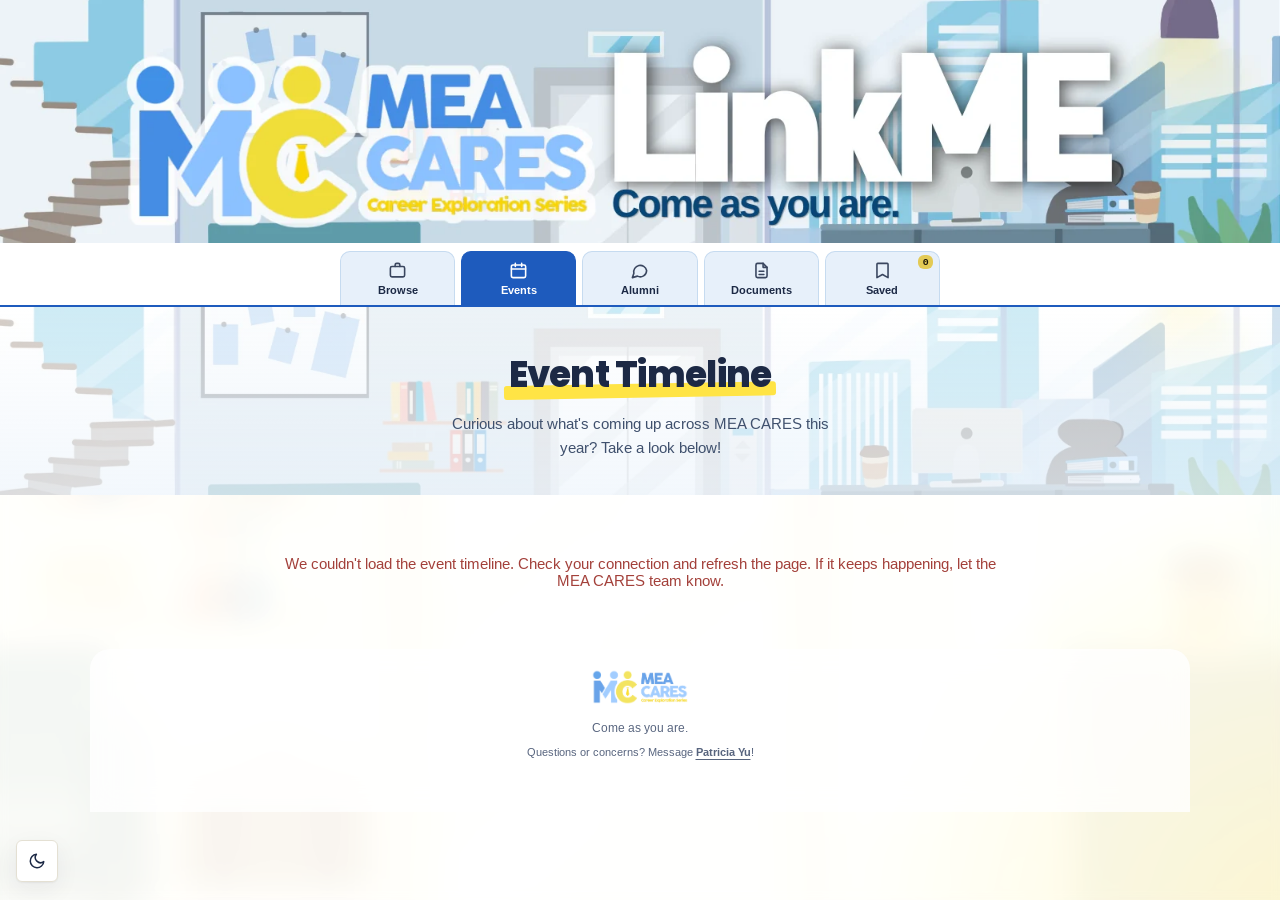
<file: events.html>
<!doctype html>
<html lang="en">
<head>
<meta charset="utf-8" />
<meta name="viewport" content="width=device-width, initial-scale=1" />
<title>Event Timeline | LinkME Opportunity Finder</title>
<meta property="og:site_name" content="LinkME Opportunity Finder" />
<meta property="og:title" content="Event Timeline | LinkME Opportunity Finder" />
<meta property="og:description" content="Upcoming MEA CARES events, always up to date." />
<meta property="og:type" content="website" />
<meta name="description" content="Upcoming MEA CARES events, always up to date." />
<link rel="icon" type="image/png" sizes="32x32" href="favicon-32.png">
<link rel="icon" type="image/png" sizes="64x64" href="favicon-64.png">
<link rel="apple-touch-icon" href="apple-touch-icon.png">
<link rel="preconnect" href="https://fonts.googleapis.com">
<link rel="preconnect" href="https://fonts.gstatic.com" crossorigin>
<link href="https://fonts.googleapis.com/css2?family=Poppins:wght@600;700;800&family=Arimo:wght@400;700&family=IBM+Plex+Mono:wght@500;600&display=swap" rel="stylesheet">
<style>
  :root{
    /* MEA CARES official palette, LinkME (staircase) expression — see DESIGN.md */
    --navy:#1C2945;
    --navy-deep:#10182B;
    --navy-light:#1E5BBD;
    --gold:#FFE445;
    --gold-bright:#FFE445;
    --gold-light:#FFF4B4;
    --select:#E3CA55; /* calmer than brand gold, for selected states */
    --cream:#F2EFE8;
    --paper:#FFFFFF;
    --ink:#1C2945;
    --ink-soft:#57647E;
    --line:#E4E0D3;
    --r-sm:6px; --r-md:10px; --r-lg:16px; --r-xl:24px;
    --radius:16px;
    --shadow: 0 1px 2px rgba(28,41,69,.06), 0 8px 24px rgba(28,41,69,.06);
    --shadow-lg: 0 12px 32px rgba(28,41,69,.16), 0 2px 8px rgba(28,41,69,.08);
  }
  @media (prefers-color-scheme: dark){
    :root:not([data-theme="light"]){
      --navy:#0E1524; --navy-deep:#080B14; --navy-light:#4C87DD; --gold:#FFE445; --gold-bright:#FFE445; --gold-light:#3A331C;
      --cream:#14181F; --paper:#1B2230; --ink:#ECEEF5; --ink-soft:#9FADBC;
      --line:#2A333C;
      --shadow: 0 1px 2px rgba(0,0,0,.3), 0 8px 24px rgba(0,0,0,.35);
      --shadow-lg: 0 16px 40px rgba(0,0,0,.5), 0 2px 8px rgba(0,0,0,.3);
    }
  }
  *{box-sizing:border-box}
  html{scroll-behavior:smooth}
  html,body{margin:0;padding:0}
  body{
    background:var(--cream);color:var(--ink);
    font-family:'Arimo',system-ui,-apple-system,sans-serif;
    -webkit-font-smoothing:antialiased;overflow-x:hidden;
  }
  h1,h2,h3{font-family:'Poppins',system-ui,sans-serif}
  .mono{font-family:'IBM Plex Mono',ui-monospace,monospace;font-variant-numeric:tabular-nums}
  a{color:inherit}
  @media (prefers-reduced-motion: reduce){
    html{scroll-behavior:auto}
    *,*::before,*::after{animation-duration:.001ms !important;animation-iteration-count:1 !important;transition-duration:.001ms !important;}
  }

  /* ---------- Brand colours for the banner, nav and hero (light by default, dark follows the system) ---------- */
  :root{
    --tab-on:#1E5BBD;
    --nav-bg:#FFFFFF; --nav-line:#D3E1F0;
    --tab-bg:#E7F0FA; --tab-line:#C6DBF0; --tab-ink:#1C2945; --tab-hover:#D3E5F8;
    --hero-ink:#1C2945; --hero-ink-soft:#3F506D; --hero-accent:#1E5BBD; --hero-rule:rgba(28,41,69,.14);
    --hero-veil-a:rgba(255,255,255,.66); --hero-veil-b:rgba(240,246,252,.82);
  }
  @media (prefers-color-scheme: dark){
    :root:not([data-theme="light"]){
      --tab-on:#3B77D6;
      --nav-bg:rgba(14,21,36,.97); --nav-line:rgba(255,255,255,.14);
      --tab-bg:rgba(255,255,255,.07); --tab-line:rgba(255,255,255,.16); --tab-ink:#cdd6e8; --tab-hover:rgba(117,186,255,.18);
      --hero-ink:#FFFFFF; --hero-ink-soft:#c7cee0; --hero-accent:#75BAFF; --hero-rule:rgba(255,255,255,.12);
      --hero-veil-a:rgba(10,16,28,.80); --hero-veil-b:rgba(8,12,22,.90);
    }
  }

  /* ---------- Banner + nav: real tabs, the current page is the blue one ---------- */
  .site-banner{background:#EEF3F8;line-height:0}
  .site-banner img{display:block;width:100%;max-width:1600px;height:auto;max-height:360px;object-fit:cover;object-position:center 55%;margin:0 auto}
  .nav{
    position:sticky;top:0;z-index:40;background:var(--nav-bg);
    backdrop-filter:blur(14px) saturate(140%);-webkit-backdrop-filter:blur(14px) saturate(140%);
    padding:10px 20px 0;border-bottom:2px solid var(--tab-on);
    transition:box-shadow .3s ease;
  }
  .nav.scrolled{box-shadow:0 8px 24px rgba(28,41,69,.16)}
  .nav-inner{max-width:1100px;margin:0 auto}
  .nav-tabs{display:flex;gap:6px;overflow-x:auto;scrollbar-width:none;-webkit-overflow-scrolling:touch}
  .nav-tabs::-webkit-scrollbar{display:none}
  .nav-tab:first-child{margin-left:auto}
  .nav-tab:last-child{margin-right:auto}
  .nav-tab{
    flex:none;display:inline-flex;align-items:center;gap:7px;white-space:nowrap;
    padding:10px 15px;font-family:inherit;font-size:.88rem;font-weight:700;color:var(--tab-ink);
    background:var(--tab-bg);border:1px solid var(--tab-line);border-bottom:none;
    border-radius:10px 10px 0 0;text-decoration:none;cursor:pointer;
    transition:background .18s ease, color .18s ease, border-color .18s ease;
  }
  .nav-tab svg{flex:none;opacity:.85}
  .nav-tab:hover{background:var(--tab-hover);border-color:var(--tab-on)}
  .nav-tab:focus-visible{outline:2px solid var(--tab-on);outline-offset:-2px}
  .nav-tab.current{background:var(--tab-on);border-color:var(--tab-on);color:#fff;cursor:default}
  .nav-tab.current svg{opacity:1}
  .lbl-short{display:none}
  .nav-saved-count{
    flex:none;font-size:.68rem;font-weight:700;color:#171308;background:var(--select);
    padding:1px 7px;border-radius:var(--r-sm);line-height:1.5;
  }
  @media (max-width:640px){
    .nav{padding:8px 10px 0}
    .nav-tabs{display:grid;grid-template-columns:repeat(5,1fr);gap:4px;overflow:visible}
    .nav-tab:first-child, .nav-tab:last-child{margin:0}
    .nav-tab{
      position:relative;flex-direction:column;justify-content:flex-start;gap:4px;white-space:normal;
      padding:8px 2px 7px;font-size:.66rem;line-height:1.2;text-align:center;
    }
    .nav-tab svg{width:18px;height:18px}
    .lbl-full{display:none}
    .lbl-short{display:inline}
    .nav-saved-count{position:absolute;top:2px;right:3px;padding:0 4px;font-size:.58rem}
  }

  /* ---------- Header ---------- */
  .page-header{
    background:linear-gradient(180deg, var(--hero-veil-a), var(--hero-veil-b)), url('office-bg.webp') center/cover no-repeat;
    color:var(--hero-ink);padding:40px 20px 36px;text-align:center;
  }
  .page-header h1{font-size:clamp(1.7rem,4vw,2.4rem);margin:0 0 10px;font-weight:800;letter-spacing:-.02em;color:var(--hero-ink)}
  .page-header p{margin:0 auto;color:var(--hero-ink-soft);max-width:52ch;line-height:1.6;font-size:.98rem}

  /* ---------- Timeline ---------- */
  /* Signature: a vertical spine, the brand's staircase turned on its side — each event is a step, "today" is where you're standing */
  .timeline-controls{
    max-width:760px;margin:0 auto;padding:28px 20px 0;
    display:flex;align-items:center;justify-content:space-between;gap:12px;flex-wrap:wrap;
    font-size:.88rem;color:var(--ink-soft);
  }
  .timeline-controls #viewLabel{font-weight:600;color:var(--ink)}
  .view-toggle{
    background:none;border:1px solid var(--line);color:var(--ink-soft);padding:8px 14px;border-radius:var(--r-md);
    font-size:.82rem;font-family:inherit;cursor:pointer;transition:border-color .18s ease,color .18s ease;
  }
  .view-toggle:hover{border-color:var(--gold);color:var(--ink)}
  .timeline-wrap{max-width:760px;margin:0 auto;padding:24px 20px 80px}
  .month-group{margin-bottom:38px}
  .month-heading{
    font-family:'Poppins',sans-serif;font-weight:600;font-size:1.3rem;margin:0 0 16px;
    padding-bottom:10px;border-bottom:1px solid var(--line);color:var(--navy);
  }
  @media (prefers-color-scheme: dark){ :root:not([data-theme="light"]) .month-heading{color:#fff} }
  .month-events{position:relative}
  .month-events::before{
    content:"";position:absolute;left:68px;top:6px;bottom:6px;width:2px;background:var(--line);
  }
  .event-row{
    position:relative;display:flex;gap:24px;padding:14px 0;border-bottom:1px solid var(--line);
  }
  .event-row:last-child{border-bottom:none}
  .event-row::before{
    content:"";position:absolute;left:64px;top:19px;width:9px;height:9px;border-radius:50%;
    background:var(--gold);border:2px solid var(--gold);box-shadow:0 0 0 3px var(--paper);
  }
  .event-row.is-past::before{background:var(--line);border-color:var(--line)}
  .event-row.is-past{opacity:.56}
  .event-date{
    flex:none;width:56px;font-family:'IBM Plex Mono',monospace;font-size:.82rem;
    font-weight:600;color:var(--ink-soft);padding-top:2px;
  }
  .event-body{flex:1;min-width:0}
  .event-title{font-weight:600;font-size:.96rem;margin:0 0 4px}
  .event-meta{display:flex;flex-wrap:wrap;gap:6px;align-items:center}
  .event-tag{
    font-size:.68rem;font-weight:700;padding:3px 9px;border-radius:var(--r-sm);
    text-transform:uppercase;letter-spacing:.06em;background:var(--gold-light);color:#716009;
  }
  @media (prefers-color-scheme: dark){ :root:not([data-theme="light"]) .event-tag{color:var(--gold)} }
  .event-venue{font-size:.8rem;color:var(--ink-soft)}

  .today-marker{
    scroll-margin-top:150px;position:relative;z-index:1;
    display:flex;align-items:center;gap:12px;margin:18px 0;
  }
  .today-marker::before, .today-marker::after{content:"";flex:1;height:2px;background:var(--select)}
  .today-marker span{
    flex:none;font-family:'IBM Plex Mono',monospace;font-size:.7rem;font-weight:700;
    letter-spacing:.1em;text-transform:uppercase;color:var(--navy);background:var(--select);
    padding:4px 10px;border-radius:var(--r-sm);
  }
  @media (prefers-color-scheme: dark){ :root:not([data-theme="light"]) .today-marker span{color:#171308} }

  .empty, .loading, .error{
    max-width:760px;margin:60px auto;padding:0 20px;text-align:center;color:var(--ink-soft);
  }
  .error{color:#A3403A}
  .brand-pulse{
    width:40px;height:40px;margin:0 auto 14px;
    background:url('logo-mark.png') center/contain no-repeat;
    animation:pulse 1.6s ease-in-out infinite;
  }
  @keyframes pulse{0%,100%{opacity:.45;transform:scale(.9)}50%{opacity:1;transform:scale(1)}}

  footer{
    max-width:1100px;margin:0 auto;padding:20px 20px 50px;
    font-size:.78rem;color:var(--ink-soft);text-align:center;line-height:1.6;
  }
  .footer-logo{height:36px;width:auto;display:block;margin:0 auto 14px;opacity:.8}
  .tip{
    position:fixed;display:none;z-index:100;max-width:240px;pointer-events:none;
    background:var(--navy-deep);color:#fff;border:1px solid rgba(255,228,69,.35);border-radius:var(--r-md);
    padding:8px 11px;font-size:.78rem;font-weight:500;line-height:1.4;text-align:left;
    box-shadow:var(--shadow-lg);
  }
  /* page backdrop: the banner's office scene, washed out, with a blue and a yellow glow from the brand palette */
  body::before{
    content:"";position:fixed;inset:0;z-index:-1;pointer-events:none;
    background:
      radial-gradient(900px circle at 8% 0%, rgba(30,91,189,.16), transparent 60%),
      radial-gradient(800px circle at 100% 100%, rgba(255,228,69,.34), transparent 55%),
      linear-gradient(rgba(242,239,232,.87), rgba(242,239,232,.93)),
      url('office-bg.webp') center top / cover no-repeat;
  }
  @media (prefers-color-scheme: dark){
    :root:not([data-theme="light"]) body::before{
      background:
        radial-gradient(900px circle at 8% 0%, rgba(76,135,221,.14), transparent 60%),
        radial-gradient(800px circle at 100% 100%, rgba(255,228,69,.06), transparent 55%),
        linear-gradient(rgba(20,24,31,.93), rgba(20,24,31,.97)),
        url('office-bg.webp') center top / cover no-repeat;
    }
  }
  .footer-contact{margin:6px 0 0;font-size:.74rem}
  .footer-contact a{color:inherit;font-weight:700;text-decoration:underline;text-underline-offset:3px;transition:color .18s ease}
  .footer-contact a:hover{color:var(--tab-on, var(--navy-light))}
  .footer-contact a:focus-visible{outline:2px solid var(--tab-on, var(--navy-light));outline-offset:2px;border-radius:2px}
  .page-header h1{position:relative;z-index:0;display:inline-block}
  .page-header h1::after{content:"";position:absolute;z-index:-1;left:-.12em;right:-.12em;bottom:.04em;height:.4em;background:var(--gold);border-radius:3px;
    transform:rotate(-1deg) scaleX(0);transform-origin:left center;animation:titleMark .8s cubic-bezier(.65,0,.2,1) .5s forwards}
  @keyframes titleMark{to{transform:rotate(-1deg) scaleX(1)}}
  @media (prefers-color-scheme: dark){ :root:not([data-theme="light"]) .page-header h1::after{height:.1em;bottom:-.06em} }
  @media (prefers-reduced-motion: reduce){ .page-header h1::after{animation:none;transform:rotate(-1deg) scaleX(1)} }

/* forced dark mode (the toggle): the same rules as the dark-mode media query */

    :root[data-theme="dark"]{
      --navy:#0E1524; --navy-deep:#080B14; --navy-light:#4C87DD; --gold:#FFE445; --gold-bright:#FFE445; --gold-light:#3A331C;
      --cream:#14181F; --paper:#1B2230; --ink:#ECEEF5; --ink-soft:#9FADBC;
      --line:#2A333C;
      --shadow: 0 1px 2px rgba(0,0,0,.3), 0 8px 24px rgba(0,0,0,.35);
      --shadow-lg: 0 16px 40px rgba(0,0,0,.5), 0 2px 8px rgba(0,0,0,.3);
    }
  

    :root[data-theme="dark"]{
      --tab-on:#3B77D6;
      --nav-bg:rgba(14,21,36,.97); --nav-line:rgba(255,255,255,.14);
      --tab-bg:rgba(255,255,255,.07); --tab-line:rgba(255,255,255,.16); --tab-ink:#cdd6e8; --tab-hover:rgba(117,186,255,.18);
      --hero-ink:#FFFFFF; --hero-ink-soft:#c7cee0; --hero-accent:#75BAFF; --hero-rule:rgba(255,255,255,.12);
      --hero-veil-a:rgba(10,16,28,.80); --hero-veil-b:rgba(8,12,22,.90);
    }
  
 :root[data-theme="dark"] .month-heading{color:#fff} 
 :root[data-theme="dark"] .event-tag{color:var(--gold)} 
 :root[data-theme="dark"] .today-marker span{color:#171308} 

    :root[data-theme="dark"] body::before{
      background:
        radial-gradient(900px circle at 8% 0%, rgba(76,135,221,.14), transparent 60%),
        radial-gradient(800px circle at 100% 100%, rgba(255,228,69,.06), transparent 55%),
        linear-gradient(rgba(20,24,31,.93), rgba(20,24,31,.97)),
        url('office-bg.webp') center top / cover no-repeat;
    }
  
 :root[data-theme="dark"] .page-header h1::after{height:.1em;bottom:-.06em} 
  :root[data-theme="dark"]{color-scheme:dark}
  :root[data-theme="light"]{color-scheme:light}
</style>
<link rel="stylesheet" href="effects.css" />
<script>try { var t = localStorage.getItem("linkme-theme"); if (t === "light" || t === "dark") document.documentElement.setAttribute("data-theme", t); } catch (e) {}</script>
</head>
<body>

<header class="site-banner">
  <img src="header.webp" width="1600" height="500" alt="MEA CARES Career Exploration Series. LinkME. Come as you are." fetchpriority="high" />
</header>

<nav class="nav" id="nav" aria-label="Pages">
  <div class="nav-inner">
    <div class="nav-tabs" id="navTabs">
      <a class="nav-tab" href="index.html"><svg width="15" height="15" viewBox="0 0 24 24" fill="none" stroke="currentColor" stroke-width="2" stroke-linecap="round" stroke-linejoin="round" aria-hidden="true"><rect x="3" y="7" width="18" height="13" rx="2"/><path d="M9 7V5a2 2 0 0 1 2-2h2a2 2 0 0 1 2 2v2"/></svg><span class="lbl-full">Opportunities</span><span class="lbl-short">Browse</span></a>
      <a class="nav-tab current" aria-current="page" href="events.html"><svg width="15" height="15" viewBox="0 0 24 24" fill="none" stroke="currentColor" stroke-width="2" stroke-linecap="round" stroke-linejoin="round" aria-hidden="true"><rect x="3" y="5" width="18" height="16" rx="2"/><path d="M3 10h18M8 3v4M16 3v4"/></svg><span class="lbl-full">Event Timeline</span><span class="lbl-short">Events</span></a>
      <a class="nav-tab" href="previous.html"><svg width="15" height="15" viewBox="0 0 24 24" fill="none" stroke="currentColor" stroke-width="2" stroke-linecap="round" stroke-linejoin="round" aria-hidden="true"><path d="M21 12a8 8 0 0 1-11.6 7.1L3 21l1.9-5.4A8 8 0 1 1 21 12z"/></svg><span class="lbl-full">Previous Internships</span><span class="lbl-short">Alumni</span></a>
      <a class="nav-tab" href="documents.html"><svg width="15" height="15" viewBox="0 0 24 24" fill="none" stroke="currentColor" stroke-width="2" stroke-linecap="round" stroke-linejoin="round" aria-hidden="true"><path d="M14 3H7a2 2 0 0 0-2 2v14a2 2 0 0 0 2 2h10a2 2 0 0 0 2-2V8z"/><path d="M14 3v5h5M9 13h6M9 17h6"/></svg><span class="lbl-full">Async Documents</span><span class="lbl-short">Documents</span></a>
      <a class="nav-tab" href="index.html?saved=1" data-tip="Listings you saved with the bookmark icon. They stay on this device only."><svg width="15" height="15" viewBox="0 0 24 24" fill="none" stroke="currentColor" stroke-width="2" stroke-linecap="round" stroke-linejoin="round" aria-hidden="true"><path d="M6 3h12a1 1 0 0 1 1 1v17l-7-4-7 4V4a1 1 0 0 1 1-1z"/></svg><span>Saved</span><span class="nav-saved-count mono" id="navSavedCount">0</span></a>
    </div>
  </div>
</nav>

<header class="page-header">
  <h1>Event Timeline</h1>
  <p>Curious about what's coming up across MEA CARES this year? Take a look below!</p>
</header>

<div id="loadingState" class="loading">
  <div class="brand-pulse" aria-hidden="true"></div>
  Loading the event timeline…
</div>
<div id="errorState" class="error" style="display:none"></div>
<div id="emptyState" class="empty" style="display:none">No events on the timeline yet. Check back soon.</div>
<div class="timeline-controls" id="timelineControls" style="display:none">
  <span id="viewLabel"></span>
  <button type="button" class="view-toggle" id="viewToggle">Show full timeline</button>
</div>
<div class="timeline-wrap" id="timelineWrap" style="display:none"></div>

<footer>
  <img class="footer-logo" src="logo-full.png" alt="MEA Cares, Career Exploration Series" />
  Come as you are.
  <p class="footer-contact">Questions or concerns? Message <a href="https://www.facebook.com/patriciaelizabeth.yu/" target="_blank" rel="noopener noreferrer" aria-label="Patricia Yu on Facebook (opens in a new tab)">Patricia Yu</a>!</p>
</footer>

<script>
(function(){
  "use strict";

  var SHEET_ID = "1wHf6J1uOP3a9qCdv-YSJqLkdrbXMDOmbJHmmvCiUGvg";
  var EVENTS_SHEET_NAME = "🗓️ Event Timeline";
  var EVENTS_URL = "https://docs.google.com/spreadsheets/d/" + SHEET_ID +
    "/gviz/tq?tqx=out:csv&sheet=" + encodeURIComponent(EVENTS_SHEET_NAME);
  var POLL_INTERVAL_MS = 60000;

  var els = {};
  ["loadingState","errorState","emptyState","timelineWrap","nav","navSavedCount","timelineControls","viewLabel","viewToggle"]
    .forEach(function(id){ els[id] = document.getElementById(id); });
  var reduceMotion = window.matchMedia && window.matchMedia('(prefers-reduced-motion: reduce)').matches;

  // saved-listings count is index.html's data (same localStorage key, shared origin) — read-only here
  (function showSavedCount(){
    var count = 0;
    try {
      var raw = localStorage.getItem("linkme_saved_v1");
      count = raw ? JSON.parse(raw).length : 0;
    } catch (e) { /* private mode etc. — just show 0 */ }
    els.navSavedCount.textContent = count;
  })();

  // ---- minimal RFC4180 CSV parser (same as index.html) ----
  function parseCSV(text){
    var rows = [], row = [], field = "", i = 0, inQuotes = false, len = text.length;
    while (i < len) {
      var ch = text[i];
      if (inQuotes) {
        if (ch === '"') {
          if (text[i+1] === '"') { field += '"'; i += 2; continue; }
          inQuotes = false; i++; continue;
        }
        field += ch; i++; continue;
      } else {
        if (ch === '"') { inQuotes = true; i++; continue; }
        if (ch === ',') { row.push(field); field = ""; i++; continue; }
        if (ch === '\r') { i++; continue; }
        if (ch === '\n') { row.push(field); rows.push(row); row = []; field = ""; i++; continue; }
        field += ch; i++; continue;
      }
    }
    row.push(field); rows.push(row);
    return rows;
  }

  // row[1] Month (set only on a block's first row, forward-filled) | row[2] Date | row[3] Initiative
  // row[4] Event title | row[5] Venue | row[6] Documentation — external columns only, internal (7+) ignored
  var MONTH_NAMES = ["January","February","March","April","May","June","July","August","September","October","November","December"];

  // best-effort only, for ordering/relative-position — the raw date string is always what's displayed
  function parseEventDate(monthStr, dateStr){
    var m = /([A-Za-z]+)\s+(\d{4})/.exec(monthStr || "");
    if (!m) return null;
    var monthIdx = MONTH_NAMES.indexOf(m[1]);
    var year = parseInt(m[2], 10);
    if (monthIdx === -1 || isNaN(year)) return null;
    var nums = (dateStr || "").match(/\d+/g);
    if (!nums) return new Date(year, monthIdx + 1, 0); // no date yet (TBA): upcoming until the month ends
    var day = parseInt(nums[nums.length - 1], 10); // a range counts as upcoming until its last day
    if (!(day >= 1 && day <= 31)) day = 1;
    return new Date(year, monthIdx, day);
  }

  function mapEvents(rows){
    var out = [], month = "";
    for (var r = 1; r < rows.length; r++) {
      var row = rows[r];
      if (!row) continue;
      if ((row[1] || "").trim()) month = row[1].trim();
      var initiative = (row[3] || "").trim();
      var title = (row[4] || "").trim();
      if (!initiative && !title) continue;
      var date = (row[2] || "").trim();
      // the sheet has "-16" for this one, which should read 2-16; this stops applying once the cell is fixed
      if (date === "-16" && title === "Externals Talent Pool Wave 1 Application Period") date = "2-16";
      out.push({
        month: month,
        date: date,
        initiative: initiative,
        title: title || "Untitled event",
        venue: (row[5] || "").trim(),
        _idx: r,
        _date: parseEventDate(month, date)
      });
    }
    return out;
  }

  function esc(s){
    return String(s||"").replace(/[&<>"']/g, function(c){
      return {"&":"&amp;","<":"&lt;",">":"&gt;",'"':"&quot;","'":"&#39;"}[c];
    });
  }

  function eventHTML(ev, isPast){
    return (
      '<div class="event-row' + (isPast ? ' is-past' : '') + '">' +
      '<div class="event-date mono">' + esc(ev.date || "TBA") + '</div>' +
      '<div class="event-body">' +
      '<p class="event-title">' + esc(ev.title) + '</p>' +
      '<div class="event-meta">' +
      (ev.initiative ? '<span class="event-tag">' + esc(ev.initiative) + '</span>' : '') +
      (ev.venue ? '<span class="event-venue">' + esc(ev.venue) + '</span>' : '') +
      '</div></div></div>'
    );
  }

  // the first event whose parsed date is today-or-later — unparseable dates are treated as upcoming
  // (so a "TBA" entry never gets hidden among faded past events)
  function findTodayIndex(events){
    var today = new Date(); today.setHours(0,0,0,0);
    for (var i = 0; i < events.length; i++) {
      if (!events[i]._date || events[i]._date >= today) return i;
    }
    return -1; // everything's in the past
  }

  var allEvents = [];
  var showAll = false;

  // by default show only the upcoming month: the month holding the next event that hasn't happened yet
  // (or the last month on the timeline if everything has passed)
  function visibleEvents(events){
    if (showAll || !events.length) return events;
    var i = findTodayIndex(events);
    var month = events[i === -1 ? events.length - 1 : i].month;
    return events.filter(function(ev){ return ev.month === month; });
  }

  function render(all){
    allEvents = all;
    var events = visibleEvents(all);
    if (!events.length) {
      els.emptyState.style.display = "block";
      els.timelineWrap.style.display = "none";
      els.timelineControls.style.display = "none";
      return;
    }
    els.emptyState.style.display = "none";
    els.timelineWrap.style.display = "block";
    els.timelineControls.style.display = "flex";
    els.viewLabel.textContent = showAll ? "Showing the full timeline" : "Showing " + events[0].month;
    els.viewToggle.textContent = showAll ? "Show only the upcoming month" : "Show full timeline";

    var todayIdx = findTodayIndex(events);
    var html = "", lastMonth = null;
    events.forEach(function(ev, i){
      if (ev.month !== lastMonth) {
        if (lastMonth !== null) html += "</div></div>";
        html += '<div class="month-group"><h2 class="month-heading">' + esc(ev.month || "TBA") + '</h2><div class="month-events">';
        lastMonth = ev.month;
      }
      if (i === todayIdx) html += '<div class="today-marker" id="todayMarker"><span>Today</span></div>';
      html += eventHTML(ev, todayIdx !== -1 && i < todayIdx);
    });
    html += "</div></div>";
    if (todayIdx === -1 && events.length) html += '<div class="today-marker" id="todayMarker" style="margin-top:0"><span>Today</span></div>';
    els.timelineWrap.innerHTML = html;
  }


  var firstLoadDone = false;
  function loadData(){
    return fetch(EVENTS_URL)
      .then(function(res){
        if (!res.ok) throw new Error("Sheet fetch failed (" + res.status + ")");
        return res.text();
      })
      .then(function(text){
        var events = mapEvents(parseCSV(text));
        var isFirstLoad = !firstLoadDone;
        els.loadingState.style.display = "none";
        render(events);
        firstLoadDone = true;
        if (isFirstLoad) {
          var marker = document.getElementById("todayMarker");
          if (marker) marker.scrollIntoView({ behavior: reduceMotion ? "auto" : "smooth", block: "start" });
        }
      })
      .catch(function(err){
        if (!firstLoadDone) {
          els.loadingState.style.display = "none";
          els.errorState.style.display = "block";
          els.errorState.textContent = "We couldn't load the event timeline. Check your connection and refresh the page. If it keeps happening, let the MEA CARES team know.";
        }
      });
  }

  (function revealCurrentTab(){
    var tabs = document.getElementById("navTabs"), cur = tabs && tabs.querySelector(".nav-tab.current");
    if (cur) tabs.scrollLeft = Math.max(0, cur.offsetLeft - 20);
  })();
  window.addEventListener("scroll", function(){
    els.nav.classList.toggle("scrolled", window.scrollY > 12);
  }, { passive: true });

  els.viewToggle.addEventListener("click", function(){
    showAll = !showAll;
    render(allEvents);
    var m = document.getElementById("todayMarker");
    if (!showAll) window.scrollTo({ top: 0, behavior: reduceMotion ? "auto" : "smooth" });
    else if (m) m.scrollIntoView({ behavior: reduceMotion ? "auto" : "smooth", block: "center" });
  });

  loadData();
  setInterval(loadData, POLL_INTERVAL_MS);

})();
</script>
<script>
(function(){
  var tip = document.createElement("div");
  tip.className = "tip"; tip.setAttribute("role", "tooltip");
  document.body.appendChild(tip);
  function show(el){
    tip.textContent = el.getAttribute("data-tip");
    tip.style.display = "block";
    var r = el.getBoundingClientRect(), t = tip.getBoundingClientRect();
    var left = Math.min(Math.max(8, r.left + r.width / 2 - t.width / 2), window.innerWidth - t.width - 8);
    var top = r.bottom + 8;
    if (top + t.height > window.innerHeight - 8) top = r.top - t.height - 8;
    tip.style.left = left + "px"; tip.style.top = top + "px";
  }
  function hide(){ tip.style.display = "none"; }
  document.addEventListener("mouseover", function(e){ var el = e.target.closest && e.target.closest("[data-tip]"); if (el) show(el); });
  document.addEventListener("mouseout", function(e){ if (e.target.closest && e.target.closest("[data-tip]")) hide(); });
  document.addEventListener("focusin", function(e){ var el = e.target.closest && e.target.closest("[data-tip]"); if (el) show(el); });
  document.addEventListener("focusout", hide);
  window.addEventListener("scroll", hide, { passive: true });
  document.addEventListener("keydown", function(e){ if (e.key === "Escape") hide(); });
})();
</script>
<script data-goatcounter="https://meacareslinkme.goatcounter.com/count"
        async src="//gc.zgo.at/count.js"></script>
<script src="effects.js" defer></script>
</body>
</html>
</file>
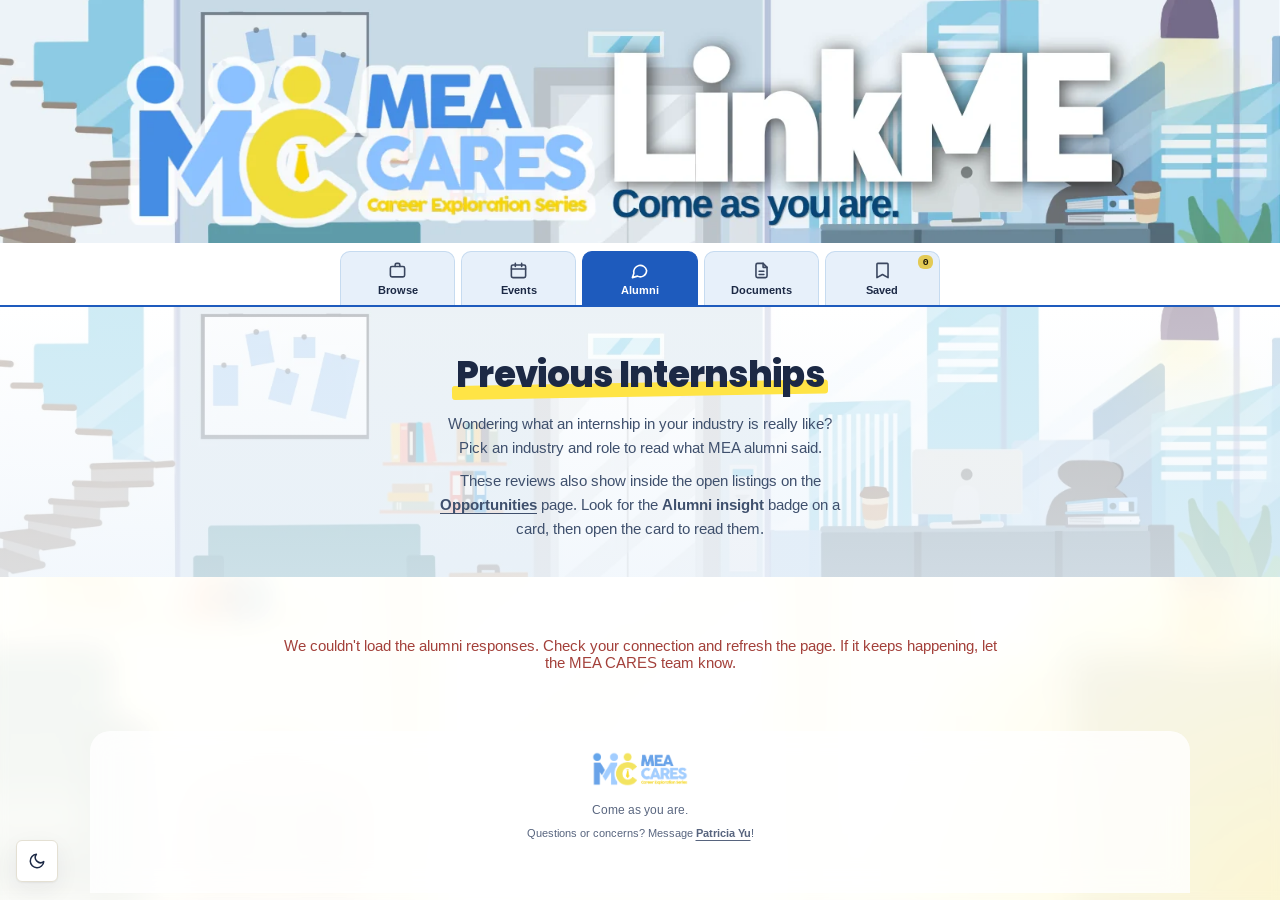
<file: previous.html>
<!doctype html>
<html lang="en">
<head>
<meta charset="utf-8" />
<meta name="viewport" content="width=device-width, initial-scale=1" />
<title>Previous Internships | LinkME Opportunity Finder</title>
<meta property="og:site_name" content="LinkME Opportunity Finder" />
<meta property="og:title" content="Previous Internships | LinkME Opportunity Finder" />
<meta property="og:description" content="What MEA alumni said about their internships, by industry and role." />
<meta property="og:type" content="website" />
<meta name="description" content="What MEA alumni said about their internships, by industry and role." />
<link rel="icon" type="image/png" sizes="32x32" href="favicon-32.png">
<link rel="icon" type="image/png" sizes="64x64" href="favicon-64.png">
<link rel="apple-touch-icon" href="apple-touch-icon.png">
<link rel="preconnect" href="https://fonts.googleapis.com">
<link rel="preconnect" href="https://fonts.gstatic.com" crossorigin>
<link href="https://fonts.googleapis.com/css2?family=Poppins:wght@600;700;800&family=Arimo:wght@400;700&family=IBM+Plex+Mono:wght@500;600&display=swap" rel="stylesheet">
<style>
  :root{
    /* MEA CARES official palette, LinkME (staircase) expression — see DESIGN.md */
    --navy:#1C2945;
    --navy-deep:#10182B;
    --navy-light:#1E5BBD;
    --gold:#FFE445;
    --gold-bright:#FFE445;
    --gold-light:#FFF4B4;
    --select:#E3CA55; /* calmer than brand gold, for selected states */
    --cream:#F2EFE8;
    --paper:#FFFFFF;
    --ink:#1C2945;
    --ink-soft:#57647E;
    --line:#E4E0D3;
    --r-sm:6px; --r-md:10px; --r-lg:16px; --r-xl:24px;
    --radius:16px;
    --shadow: 0 1px 2px rgba(28,41,69,.06), 0 8px 24px rgba(28,41,69,.06);
    --shadow-lg: 0 12px 32px rgba(28,41,69,.16), 0 2px 8px rgba(28,41,69,.08);
  }
  @media (prefers-color-scheme: dark){
    :root:not([data-theme="light"]){
      --navy:#0E1524; --navy-deep:#080B14; --navy-light:#4C87DD; --gold:#FFE445; --gold-bright:#FFE445; --gold-light:#3A331C;
      --cream:#14181F; --paper:#1B2230; --ink:#ECEEF5; --ink-soft:#9FADBC;
      --line:#2A333C;
      --shadow: 0 1px 2px rgba(0,0,0,.3), 0 8px 24px rgba(0,0,0,.35);
      --shadow-lg: 0 16px 40px rgba(0,0,0,.5), 0 2px 8px rgba(0,0,0,.3);
    }
  }
  *{box-sizing:border-box}
  html{scroll-behavior:smooth}
  html,body{margin:0;padding:0}
  body{
    background:var(--cream);color:var(--ink);
    font-family:'Arimo',system-ui,-apple-system,sans-serif;
    -webkit-font-smoothing:antialiased;overflow-x:hidden;
  }
  h1,h2,h3{font-family:'Poppins',system-ui,sans-serif}
  .mono{font-family:'IBM Plex Mono',ui-monospace,monospace;font-variant-numeric:tabular-nums}
  a{color:inherit}
  @media (prefers-reduced-motion: reduce){
    html{scroll-behavior:auto}
    *,*::before,*::after{animation-duration:.001ms !important;animation-iteration-count:1 !important;transition-duration:.001ms !important;}
  }

  /* ---------- Brand colours for the banner, nav and hero (light by default, dark follows the system) ---------- */
  :root{
    --tab-on:#1E5BBD;
    --nav-bg:#FFFFFF; --nav-line:#D3E1F0;
    --tab-bg:#E7F0FA; --tab-line:#C6DBF0; --tab-ink:#1C2945; --tab-hover:#D3E5F8;
    --hero-ink:#1C2945; --hero-ink-soft:#3F506D; --hero-accent:#1E5BBD; --hero-rule:rgba(28,41,69,.14);
    --hero-veil-a:rgba(255,255,255,.66); --hero-veil-b:rgba(240,246,252,.82);
  }
  @media (prefers-color-scheme: dark){
    :root:not([data-theme="light"]){
      --tab-on:#3B77D6;
      --nav-bg:rgba(14,21,36,.97); --nav-line:rgba(255,255,255,.14);
      --tab-bg:rgba(255,255,255,.07); --tab-line:rgba(255,255,255,.16); --tab-ink:#cdd6e8; --tab-hover:rgba(117,186,255,.18);
      --hero-ink:#FFFFFF; --hero-ink-soft:#c7cee0; --hero-accent:#75BAFF; --hero-rule:rgba(255,255,255,.12);
      --hero-veil-a:rgba(10,16,28,.80); --hero-veil-b:rgba(8,12,22,.90);
    }
  }

  /* ---------- Banner + nav: real tabs, the current page is the blue one ---------- */
  .site-banner{background:#EEF3F8;line-height:0}
  .site-banner img{display:block;width:100%;max-width:1600px;height:auto;max-height:360px;object-fit:cover;object-position:center 55%;margin:0 auto}
  .nav{
    position:sticky;top:0;z-index:40;background:var(--nav-bg);
    backdrop-filter:blur(14px) saturate(140%);-webkit-backdrop-filter:blur(14px) saturate(140%);
    padding:10px 20px 0;border-bottom:2px solid var(--tab-on);
    transition:box-shadow .3s ease;
  }
  .nav.scrolled{box-shadow:0 8px 24px rgba(28,41,69,.16)}
  .nav-inner{max-width:1100px;margin:0 auto}
  .nav-tabs{display:flex;gap:6px;overflow-x:auto;scrollbar-width:none;-webkit-overflow-scrolling:touch}
  .nav-tabs::-webkit-scrollbar{display:none}
  .nav-tab:first-child{margin-left:auto}
  .nav-tab:last-child{margin-right:auto}
  .nav-tab{
    flex:none;display:inline-flex;align-items:center;gap:7px;white-space:nowrap;
    padding:10px 15px;font-family:inherit;font-size:.88rem;font-weight:700;color:var(--tab-ink);
    background:var(--tab-bg);border:1px solid var(--tab-line);border-bottom:none;
    border-radius:10px 10px 0 0;text-decoration:none;cursor:pointer;
    transition:background .18s ease, color .18s ease, border-color .18s ease;
  }
  .nav-tab svg{flex:none;opacity:.85}
  .nav-tab:hover{background:var(--tab-hover);border-color:var(--tab-on)}
  .nav-tab:focus-visible{outline:2px solid var(--tab-on);outline-offset:-2px}
  .nav-tab.current{background:var(--tab-on);border-color:var(--tab-on);color:#fff;cursor:default}
  .nav-tab.current svg{opacity:1}
  .lbl-short{display:none}
  .nav-saved-count{
    flex:none;font-size:.68rem;font-weight:700;color:#171308;background:var(--select);
    padding:1px 7px;border-radius:var(--r-sm);line-height:1.5;
  }
  @media (max-width:640px){
    .nav{padding:8px 10px 0}
    .nav-tabs{display:grid;grid-template-columns:repeat(5,1fr);gap:4px;overflow:visible}
    .nav-tab:first-child, .nav-tab:last-child{margin:0}
    .nav-tab{
      position:relative;flex-direction:column;justify-content:flex-start;gap:4px;white-space:normal;
      padding:8px 2px 7px;font-size:.66rem;line-height:1.2;text-align:center;
    }
    .nav-tab svg{width:18px;height:18px}
    .lbl-full{display:none}
    .lbl-short{display:inline}
    .nav-saved-count{position:absolute;top:2px;right:3px;padding:0 4px;font-size:.58rem}
  }

  /* ---------- Header ---------- */
  .page-header{
    background:linear-gradient(180deg, var(--hero-veil-a), var(--hero-veil-b)), url('office-bg.webp') center/cover no-repeat;
    color:var(--hero-ink);padding:40px 20px 36px;text-align:center;
  }
  .page-header h1{font-size:clamp(1.7rem,4vw,2.4rem);margin:0 0 10px;font-weight:800;letter-spacing:-.02em;color:var(--hero-ink)}
  .page-header p{margin:0 auto;color:var(--hero-ink-soft);max-width:52ch;line-height:1.6;font-size:.98rem}

  /* ---------- Previous internships ---------- */
  .pi-wrap{max-width:860px;margin:0 auto;padding:32px 20px 80px}
  .pi-controls{
    display:grid;grid-template-columns:1fr 1fr;gap:14px;margin-bottom:26px;
    background:var(--paper);border:1px solid var(--line);border-radius:var(--r-xl);padding:20px;box-shadow:var(--shadow);
  }
  @media (max-width:560px){ .pi-controls{grid-template-columns:1fr} }
  .pi-controls label{
    display:block;font-size:.72rem;font-weight:700;color:var(--ink-soft);
    text-transform:uppercase;letter-spacing:.08em;margin-bottom:6px;
  }
  .pi-controls select{
    width:100%;padding:11px 12px;border-radius:var(--r-md);border:1px solid var(--line);
    background:var(--cream);color:var(--ink);font-size:.92rem;font-family:inherit;
  }
  .pi-controls select:hover{border-color:var(--gold)}
  .pi-controls select:focus-visible{outline:2px solid var(--gold);outline-offset:2px}
  .pi-controls select:disabled{opacity:.55;cursor:not-allowed}
  .pi-meta{font-size:.85rem;color:var(--ink-soft);margin:0 0 14px}
  .pi-role-group{margin-bottom:30px}
  .pi-role-heading{
    font-family:'Poppins',sans-serif;font-weight:600;font-size:1.15rem;margin:0 0 12px;color:var(--navy);
  }
  @media (prefers-color-scheme: dark){ :root:not([data-theme="light"]) .pi-role-heading{color:#fff} }
  .pi-card{
    background:var(--paper);border:1px solid var(--line);border-radius:var(--radius);
    padding:16px;margin-bottom:12px;box-shadow:var(--shadow);
  }
  .pi-card-top{display:flex;justify-content:space-between;align-items:center;gap:10px;margin-bottom:10px}
  .pi-tag{
    font-size:.68rem;font-weight:700;padding:3px 9px;border-radius:var(--r-sm);
    text-transform:uppercase;letter-spacing:.06em;background:var(--gold-light);color:#716009;
  }
  @media (prefers-color-scheme: dark){ :root:not([data-theme="light"]) .pi-tag{color:var(--gold)} }
  .pi-resp{font-size:.74rem;color:var(--ink-soft)}
  .pi-cols{display:grid;grid-template-columns:1fr 1fr;gap:16px}
  @media (max-width:560px){ .pi-cols{grid-template-columns:1fr} }
  .pi-col ul{margin:0;padding-left:18px}
  .pi-col li{font-size:.88rem;line-height:1.5;margin-bottom:6px}
  .pi-label{display:block;font-size:.68rem;text-transform:uppercase;letter-spacing:.06em;font-weight:700;margin-bottom:8px}
  .pi-label.pros{color:#2F7D5A}
  .pi-label.cons{color:#A3403A}
  @media (prefers-color-scheme: dark){
    :root:not([data-theme="light"]) .pi-label.pros{color:#5fbd8e}
    :root:not([data-theme="light"]) .pi-label.cons{color:#e08a83}
  }
  .pi-none{font-size:.84rem;color:var(--ink-soft);margin:0}

  .empty, .loading, .error{
    max-width:760px;margin:60px auto;padding:0 20px;text-align:center;color:var(--ink-soft);
  }
  .error{color:#A3403A}
  .brand-pulse{
    width:40px;height:40px;margin:0 auto 14px;
    background:url('logo-mark.png') center/contain no-repeat;
    animation:pulse 1.6s ease-in-out infinite;
  }
  @keyframes pulse{0%,100%{opacity:.45;transform:scale(.9)}50%{opacity:1;transform:scale(1)}}

  footer{
    max-width:1100px;margin:0 auto;padding:20px 20px 50px;
    font-size:.78rem;color:var(--ink-soft);text-align:center;line-height:1.6;
  }
  .footer-logo{height:36px;width:auto;display:block;margin:0 auto 14px;opacity:.8}
  .tip{
    position:fixed;display:none;z-index:100;max-width:240px;pointer-events:none;
    background:var(--navy-deep);color:#fff;border:1px solid rgba(255,228,69,.35);border-radius:var(--r-md);
    padding:8px 11px;font-size:.78rem;font-weight:500;line-height:1.4;text-align:left;
    box-shadow:var(--shadow-lg);
  }
  /* page backdrop: the banner's office scene, washed out, with a blue and a yellow glow from the brand palette */
  body::before{
    content:"";position:fixed;inset:0;z-index:-1;pointer-events:none;
    background:
      radial-gradient(900px circle at 8% 0%, rgba(30,91,189,.16), transparent 60%),
      radial-gradient(800px circle at 100% 100%, rgba(255,228,69,.34), transparent 55%),
      linear-gradient(rgba(242,239,232,.87), rgba(242,239,232,.93)),
      url('office-bg.webp') center top / cover no-repeat;
  }
  @media (prefers-color-scheme: dark){
    :root:not([data-theme="light"]) body::before{
      background:
        radial-gradient(900px circle at 8% 0%, rgba(76,135,221,.14), transparent 60%),
        radial-gradient(800px circle at 100% 100%, rgba(255,228,69,.06), transparent 55%),
        linear-gradient(rgba(20,24,31,.93), rgba(20,24,31,.97)),
        url('office-bg.webp') center top / cover no-repeat;
    }
  }
  .footer-contact{margin:6px 0 0;font-size:.74rem}
  .footer-contact a{color:inherit;font-weight:700;text-decoration:underline;text-underline-offset:3px;transition:color .18s ease}
  .footer-contact a:hover{color:var(--tab-on, var(--navy-light))}
  .footer-contact a:focus-visible{outline:2px solid var(--tab-on, var(--navy-light));outline-offset:2px;border-radius:2px}
  .page-header h1{position:relative;z-index:0;display:inline-block}
  .page-header h1::after{content:"";position:absolute;z-index:-1;left:-.12em;right:-.12em;bottom:.04em;height:.4em;background:var(--gold);border-radius:3px;
    transform:rotate(-1deg) scaleX(0);transform-origin:left center;animation:titleMark .8s cubic-bezier(.65,0,.2,1) .5s forwards}
  @keyframes titleMark{to{transform:rotate(-1deg) scaleX(1)}}
  @media (prefers-color-scheme: dark){ :root:not([data-theme="light"]) .page-header h1::after{height:.1em;bottom:-.06em} }
  @media (prefers-reduced-motion: reduce){ .page-header h1::after{animation:none;transform:rotate(-1deg) scaleX(1)} }
  .pi-crosslink{margin-top:10px !important;font-size:.88rem}
  .pi-crosslink a{color:inherit;font-weight:700;text-decoration:underline;text-underline-offset:3px}
  .pi-open{margin:0 0 18px;padding:10px 14px;border:1px solid var(--line);border-left:4px solid var(--gold);border-radius:var(--r-sm);background:var(--paper);font-size:.9rem;line-height:1.5}
  .pi-open[hidden]{display:none}
  .pi-open a{color:var(--tab-on, var(--navy-light));font-weight:700;text-underline-offset:3px}

/* forced dark mode (the toggle): the same rules as the dark-mode media query */

    :root[data-theme="dark"]{
      --navy:#0E1524; --navy-deep:#080B14; --navy-light:#4C87DD; --gold:#FFE445; --gold-bright:#FFE445; --gold-light:#3A331C;
      --cream:#14181F; --paper:#1B2230; --ink:#ECEEF5; --ink-soft:#9FADBC;
      --line:#2A333C;
      --shadow: 0 1px 2px rgba(0,0,0,.3), 0 8px 24px rgba(0,0,0,.35);
      --shadow-lg: 0 16px 40px rgba(0,0,0,.5), 0 2px 8px rgba(0,0,0,.3);
    }
  

    :root[data-theme="dark"]{
      --tab-on:#3B77D6;
      --nav-bg:rgba(14,21,36,.97); --nav-line:rgba(255,255,255,.14);
      --tab-bg:rgba(255,255,255,.07); --tab-line:rgba(255,255,255,.16); --tab-ink:#cdd6e8; --tab-hover:rgba(117,186,255,.18);
      --hero-ink:#FFFFFF; --hero-ink-soft:#c7cee0; --hero-accent:#75BAFF; --hero-rule:rgba(255,255,255,.12);
      --hero-veil-a:rgba(10,16,28,.80); --hero-veil-b:rgba(8,12,22,.90);
    }
  
 :root[data-theme="dark"] .pi-role-heading{color:#fff} 
 :root[data-theme="dark"] .pi-tag{color:var(--gold)} 

    :root[data-theme="dark"] .pi-label.pros{color:#5fbd8e}
    :root[data-theme="dark"] .pi-label.cons{color:#e08a83}
  

    :root[data-theme="dark"] body::before{
      background:
        radial-gradient(900px circle at 8% 0%, rgba(76,135,221,.14), transparent 60%),
        radial-gradient(800px circle at 100% 100%, rgba(255,228,69,.06), transparent 55%),
        linear-gradient(rgba(20,24,31,.93), rgba(20,24,31,.97)),
        url('office-bg.webp') center top / cover no-repeat;
    }
  
 :root[data-theme="dark"] .page-header h1::after{height:.1em;bottom:-.06em} 
  :root[data-theme="dark"]{color-scheme:dark}
  :root[data-theme="light"]{color-scheme:light}
</style>
<link rel="stylesheet" href="effects.css" />
<script>try { var t = localStorage.getItem("linkme-theme"); if (t === "light" || t === "dark") document.documentElement.setAttribute("data-theme", t); } catch (e) {}</script>
</head>
<body>

<header class="site-banner">
  <img src="header.webp" width="1600" height="500" alt="MEA CARES Career Exploration Series. LinkME. Come as you are." fetchpriority="high" />
</header>

<nav class="nav" id="nav" aria-label="Pages">
  <div class="nav-inner">
    <div class="nav-tabs" id="navTabs">
      <a class="nav-tab" href="index.html"><svg width="15" height="15" viewBox="0 0 24 24" fill="none" stroke="currentColor" stroke-width="2" stroke-linecap="round" stroke-linejoin="round" aria-hidden="true"><rect x="3" y="7" width="18" height="13" rx="2"/><path d="M9 7V5a2 2 0 0 1 2-2h2a2 2 0 0 1 2 2v2"/></svg><span class="lbl-full">Opportunities</span><span class="lbl-short">Browse</span></a>
      <a class="nav-tab" href="events.html"><svg width="15" height="15" viewBox="0 0 24 24" fill="none" stroke="currentColor" stroke-width="2" stroke-linecap="round" stroke-linejoin="round" aria-hidden="true"><rect x="3" y="5" width="18" height="16" rx="2"/><path d="M3 10h18M8 3v4M16 3v4"/></svg><span class="lbl-full">Event Timeline</span><span class="lbl-short">Events</span></a>
      <a class="nav-tab current" aria-current="page" href="previous.html"><svg width="15" height="15" viewBox="0 0 24 24" fill="none" stroke="currentColor" stroke-width="2" stroke-linecap="round" stroke-linejoin="round" aria-hidden="true"><path d="M21 12a8 8 0 0 1-11.6 7.1L3 21l1.9-5.4A8 8 0 1 1 21 12z"/></svg><span class="lbl-full">Previous Internships</span><span class="lbl-short">Alumni</span></a>
      <a class="nav-tab" href="documents.html"><svg width="15" height="15" viewBox="0 0 24 24" fill="none" stroke="currentColor" stroke-width="2" stroke-linecap="round" stroke-linejoin="round" aria-hidden="true"><path d="M14 3H7a2 2 0 0 0-2 2v14a2 2 0 0 0 2 2h10a2 2 0 0 0 2-2V8z"/><path d="M14 3v5h5M9 13h6M9 17h6"/></svg><span class="lbl-full">Async Documents</span><span class="lbl-short">Documents</span></a>
      <a class="nav-tab" href="index.html?saved=1" data-tip="Listings you saved with the bookmark icon. They stay on this device only."><svg width="15" height="15" viewBox="0 0 24 24" fill="none" stroke="currentColor" stroke-width="2" stroke-linecap="round" stroke-linejoin="round" aria-hidden="true"><path d="M6 3h12a1 1 0 0 1 1 1v17l-7-4-7 4V4a1 1 0 0 1 1-1z"/></svg><span>Saved</span><span class="nav-saved-count mono" id="navSavedCount">0</span></a>
    </div>
  </div>
</nav>

<header class="page-header">
  <h1>Previous Internships</h1>
  <p>Wondering what an internship in your industry is really like? Pick an industry and role to read what MEA alumni said.</p>
  <p class="pi-crosslink">These reviews also show inside the open listings on the <a href="index.html">Opportunities</a> page. Look for the <b>Alumni insight</b> badge on a card, then open the card to read them.</p>
</header>

<div id="loadingState" class="loading">
  <div class="brand-pulse" aria-hidden="true"></div>
  Loading alumni responses…
</div>
<div id="errorState" class="error" style="display:none"></div>

<main class="pi-wrap" id="piWrap" style="display:none">
  <div class="pi-controls">
    <div>
      <label for="f-industry">Industry</label>
      <select id="f-industry"><option value="">Choose an industry</option></select>
    </div>
    <div>
      <label for="f-role">Role or function</label>
      <select id="f-role" disabled><option value="">All roles</option></select>
    </div>
  </div>
  <p class="pi-meta" id="piMeta"></p>
  <p class="pi-open" id="piOpen" hidden></p>
  <div id="piResults"></div>
</main>

<footer>
  <img class="footer-logo" src="logo-full.png" alt="MEA Cares, Career Exploration Series" />
  Come as you are.
  <p class="footer-contact">Questions or concerns? Message <a href="https://www.facebook.com/patriciaelizabeth.yu/" target="_blank" rel="noopener noreferrer" aria-label="Patricia Yu on Facebook (opens in a new tab)">Patricia Yu</a>!</p>
</footer>

<script>
(function(){
  "use strict";

  var SHEET_ID = "1j5IcIHUrjys-FYrpzz5LqMAuNCE98Zg3cXJXogvRxR0";
  var REVIEWS_URL = "https://docs.google.com/spreadsheets/d/" + SHEET_ID +
    "/gviz/tq?tqx=out:csv&sheet=" + encodeURIComponent("Sheet24");
  var POLL_INTERVAL_MS = 60000;

  var els = {};
  ["loadingState","errorState","piWrap","piMeta","piOpen","piResults","f-industry","f-role",
   "nav","navSavedCount"]
    .forEach(function(id){ els[id] = document.getElementById(id); });

  (function showSavedCount(){
    var count = 0;
    try {
      var raw = localStorage.getItem("linkme_saved_v1");
      count = raw ? JSON.parse(raw).length : 0;
    } catch (e) { /* private mode etc, just show 0 */ }
    els.navSavedCount.textContent = count;
  })();

  function parseCSV(text){
    var rows = [], row = [], field = "", i = 0, inQuotes = false, len = text.length;
    while (i < len) {
      var ch = text[i];
      if (inQuotes) {
        if (ch === '"') {
          if (text[i+1] === '"') { field += '"'; i += 2; continue; }
          inQuotes = false; i++; continue;
        }
        field += ch; i++; continue;
      } else {
        if (ch === '"') { inQuotes = true; i++; continue; }
        if (ch === ',') { row.push(field); field = ""; i++; continue; }
        if (ch === '\r') { i++; continue; }
        if (ch === '\n') { row.push(field); rows.push(row); row = []; field = ""; i++; continue; }
        field += ch; i++; continue;
      }
    }
    row.push(field); rows.push(row);
    return rows;
  }

  // Sheet24: col1 industry, col2 role/function, col3 pros, col4 cons (each "###"-joined), one row per responder
  function mapResponses(rows){
    var out = [];
    for (var r = 2; r < rows.length; r++) {
      var row = rows[r];
      if (!row || row.length < 5) continue;
      var industry = (row[1]||"").trim();
      var role = (row[2]||"").trim();
      if (!industry || !role) continue;
      var pros = (row[3]||"").split("###").map(function(s){ return s.trim(); }).filter(Boolean);
      var cons = (row[4]||"").split("###").map(function(s){ return s.trim(); }).filter(Boolean);
      if (!pros.length && !cons.length) continue;
      out.push({ industry: industry, role: role, pros: pros, cons: cons });
    }
    return out;
  }

  function esc(s){
    return String(s||"").replace(/[&<>"']/g, function(c){
      return {"&":"&amp;","<":"&lt;",">":"&gt;",'"':"&quot;","'":"&#39;"}[c];
    });
  }

  function uniqueSorted(arr){
    var s = {};
    arr.forEach(function(v){ if (v) s[v] = true; });
    return Object.keys(s).sort(function(a,b){ return a.localeCompare(b); });
  }

  var all = [];
  var firstLoadDone = false;

  function fillSelect(sel, values, firstLabel){
    var prev = sel.value;
    sel.innerHTML = "";
    var first = document.createElement("option");
    first.value = ""; first.textContent = firstLabel;
    sel.appendChild(first);
    values.forEach(function(v){
      var opt = document.createElement("option");
      opt.value = v; opt.textContent = v;
      sel.appendChild(opt);
    });
    if (values.indexOf(prev) !== -1) sel.value = prev;
  }

  function refreshOptions(){
    fillSelect(els["f-industry"], uniqueSorted(all.map(function(x){ return x.industry; })), "Choose an industry");
    refreshRoles();
  }

  function refreshRoles(){
    var ind = els["f-industry"].value;
    var roles = ind ? uniqueSorted(all.filter(function(x){ return x.industry === ind; }).map(function(x){ return x.role; })) : [];
    fillSelect(els["f-role"], roles, "All roles");
    els["f-role"].disabled = !ind;
  }

  function cardHTML(resp, i, total){
    var cols = "";
    if (resp.pros.length) cols += '<div class="pi-col"><span class="pi-label pros">What went well</span><ul>' +
      resp.pros.map(function(p){ return "<li>" + esc(p) + "</li>"; }).join("") + "</ul></div>";
    if (resp.cons.length) cols += '<div class="pi-col"><span class="pi-label cons">Watch out for</span><ul>' +
      resp.cons.map(function(c){ return "<li>" + esc(c) + "</li>"; }).join("") + "</ul></div>";
    return '<article class="pi-card"><div class="pi-card-top"><span class="pi-tag">' + esc(resp.role) + '</span>' +
      '<span class="pi-resp mono">Response ' + (i + 1) + ' of ' + total + '</span></div>' +
      '<div class="pi-cols">' + cols + '</div></article>';
  }

  function render(){
    var ind = els["f-industry"].value, role = els["f-role"].value;
    if (!ind) {
      els.piMeta.textContent = all.length + " responses across " + uniqueSorted(all.map(function(x){ return x.industry; })).length +
        " industries. Choose an industry above to start reading.";
      els.piResults.innerHTML = "";
      els.piOpen.hidden = true;
      return;
    }
    els.piOpen.innerHTML = 'Looking to apply? The open <b>' + esc(ind) + '</b> listings are on the Opportunities page. ' +
      '<a href="index.html?industry=' + encodeURIComponent(ind) + '">See open ' + esc(ind) + ' listings</a>';
    els.piOpen.hidden = false;
    var rows = all.filter(function(x){ return x.industry === ind && (!role || x.role === role); });
    els.piMeta.textContent = rows.length + " response" + (rows.length === 1 ? "" : "s") + " in " + ind + (role ? ", " + role : "");
    var byRole = {};
    rows.forEach(function(x){ (byRole[x.role] = byRole[x.role] || []).push(x); });
    var html = "";
    Object.keys(byRole).sort(function(a,b){ return a.localeCompare(b); }).forEach(function(r){
      var list = byRole[r];
      html += '<section class="pi-role-group"><h2 class="pi-role-heading">' + esc(r) + '</h2>';
      list.forEach(function(resp, i){ html += cardHTML(resp, i, list.length); });
      html += "</section>";
    });
    els.piResults.innerHTML = html;
  }

  els["f-industry"].addEventListener("change", function(){ refreshRoles(); render(); });
  els["f-role"].addEventListener("change", render);


  function loadData(){
    return fetch(REVIEWS_URL)
      .then(function(res){
        if (!res.ok) throw new Error("Sheet fetch failed (" + res.status + ")");
        return res.text();
      })
      .then(function(text){
        all = mapResponses(parseCSV(text));
        els.loadingState.style.display = "none";
        els.piWrap.style.display = "block";
        refreshOptions();
        render();
        firstLoadDone = true;
      })
      .catch(function(err){
        if (!firstLoadDone) {
          els.loadingState.style.display = "none";
          els.errorState.style.display = "block";
          els.errorState.textContent = "We couldn't load the alumni responses. Check your connection and refresh the page. If it keeps happening, let the MEA CARES team know.";
        }
      });
  }

  (function revealCurrentTab(){
    var tabs = document.getElementById("navTabs"), cur = tabs && tabs.querySelector(".nav-tab.current");
    if (cur) tabs.scrollLeft = Math.max(0, cur.offsetLeft - 20);
  })();
  window.addEventListener("scroll", function(){
    els.nav.classList.toggle("scrolled", window.scrollY > 12);
  }, { passive: true });

  loadData();
  setInterval(loadData, POLL_INTERVAL_MS);
})();
</script>
<script>
(function(){
  var tip = document.createElement("div");
  tip.className = "tip"; tip.setAttribute("role", "tooltip");
  document.body.appendChild(tip);
  function show(el){
    tip.textContent = el.getAttribute("data-tip");
    tip.style.display = "block";
    var r = el.getBoundingClientRect(), t = tip.getBoundingClientRect();
    var left = Math.min(Math.max(8, r.left + r.width / 2 - t.width / 2), window.innerWidth - t.width - 8);
    var top = r.bottom + 8;
    if (top + t.height > window.innerHeight - 8) top = r.top - t.height - 8;
    tip.style.left = left + "px"; tip.style.top = top + "px";
  }
  function hide(){ tip.style.display = "none"; }
  document.addEventListener("mouseover", function(e){ var el = e.target.closest && e.target.closest("[data-tip]"); if (el) show(el); });
  document.addEventListener("mouseout", function(e){ if (e.target.closest && e.target.closest("[data-tip]")) hide(); });
  document.addEventListener("focusin", function(e){ var el = e.target.closest && e.target.closest("[data-tip]"); if (el) show(el); });
  document.addEventListener("focusout", hide);
  window.addEventListener("scroll", hide, { passive: true });
  document.addEventListener("keydown", function(e){ if (e.key === "Escape") hide(); });
})();
</script>
<script data-goatcounter="https://meacareslinkme.goatcounter.com/count"
        async src="//gc.zgo.at/count.js"></script>
<script src="effects.js" defer></script>
</body>
</html>
</file>
<file: effects.css>
/* Fog on the glass: the banner's office scene is frosted, and the pointer wipes it clear. Everything here switches on
   only when effects.js adds the class "fog-on" (a mouse is present and reduced motion is off). */

.fog-canvas{position:absolute;inset:0;width:100%;height:100%;pointer-events:none;z-index:-2}
.fog-page{position:fixed;inset:0;width:100%;height:100%;pointer-events:none;z-index:-1}

/* the frosted base: the same scene, blurred */
.fog-on body::before{inset:-30px;filter:blur(16px) saturate(.6) brightness(1.08)}
.fog-on .hero{background:none}
.fog-on .hero::before{
  content:"";position:absolute;inset:-24px;z-index:-3;filter:blur(16px) saturate(.6) brightness(1.08);
  background:linear-gradient(180deg, var(--hero-veil-a), var(--hero-veil-b)), url('office-bg.webp') center/cover no-repeat;
}

/* cards rise into place as they scroll into view */
.js-rise .grid .card:not(.in){opacity:0;translate:0 24px}
.grid .card{
  transition:transform .2s cubic-bezier(.16,.8,.3,1), box-shadow .25s ease, border-color .25s ease,
             translate .6s cubic-bezier(.16,.8,.3,1) var(--rd,0ms), opacity .5s ease var(--rd,0ms);
}

/* light / dark toggle: bottom-left, opposite the back-to-top button */
.theme-toggle{
  position:fixed;left:16px;bottom:18px;z-index:80;width:42px;height:42px;display:flex;align-items:center;justify-content:center;
  background:var(--paper);color:var(--ink);border:1px solid var(--line);border-radius:var(--r-sm,6px);box-shadow:var(--shadow);cursor:pointer;
  transition:border-color .18s ease, transform .18s ease;
}
.theme-toggle:hover{border-color:var(--gold)}
.theme-toggle:active{transform:scale(.94)}
.theme-toggle:focus-visible{outline:2px solid var(--tab-on,#1E5BBD);outline-offset:2px}

/* The writing never changes, and it is always readable: every block of text sits on its own mostly solid panel.
   The wipe runs at full strength everywhere else. Contrast with the panel stays above 7:1 whatever the scene shows through. */
.fog-on .hero-inner, .fog-on .how-it-works,
.fog-on .results-meta, .fog-on .saved-note, .fog-on footer{
  backdrop-filter:blur(14px) saturate(1.05);-webkit-backdrop-filter:blur(14px) saturate(1.05);
  background:rgba(255,255,255,.80);border-radius:16px;
}
.fog-on .hero-inner{padding:24px 30px 26px}
.fog-on .how-it-works{padding:20px 26px}
.fog-on .results-meta, .fog-on .saved-note{padding:8px 14px;width:fit-content;max-width:100%}
.fog-on footer{border-radius:20px 20px 0 0}
@media (prefers-color-scheme: dark){
  :root:not([data-theme="light"]).fog-on .hero-inner, :root:not([data-theme="light"]).fog-on .how-it-works,
  :root:not([data-theme="light"]).fog-on .results-meta, :root:not([data-theme="light"]).fog-on .saved-note,
  :root:not([data-theme="light"]).fog-on footer{background:rgba(10,16,28,.82)}
}
:root[data-theme="dark"].fog-on .hero-inner, :root[data-theme="dark"].fog-on .how-it-works,
:root[data-theme="dark"].fog-on .results-meta, :root[data-theme="dark"].fog-on .saved-note,
:root[data-theme="dark"].fog-on footer{background:rgba(10,16,28,.82)}
:root[data-theme="light"].fog-on .hero-inner, :root[data-theme="light"].fog-on .how-it-works,
:root[data-theme="light"].fog-on .results-meta, :root[data-theme="light"].fog-on .saved-note,
:root[data-theme="light"].fog-on footer{background:rgba(255,255,255,.80)}

/* ---------- Laptop sizing (about 1000 to 1700px wide): everything a notch smaller, so listings come into view sooner ---------- */
@media (min-width:1000px) and (max-width:1700px){
  html{font-size:15px}
  .site-banner img{height:19vw;object-fit:cover;object-position:50% 38%}   /* a shorter banner; the logo and wordmark stay in frame */
  .hero{padding:28px 0 34px}
  .hero h1{font-size:2.4rem;margin-bottom:10px}
  .hero p{font-size:.95rem}
  .hero-hi{margin-bottom:6px}
  .hero-live{margin-top:10px}
  .fog-on .hero-inner{padding:16px 26px 18px}
  .how-it-works{margin-top:18px;padding-top:14px;gap:12px}
  .fog-on .how-it-works{padding:12px 22px}
  .controls-wrap{margin-top:-44px}
  .card{padding:14px}
}

/* the short tab labels from the phone layout (Browse, Events, Alumni, Documents, Saved) are used on every screen size */
.nav-tab .lbl-full{display:none}
.nav-tab .lbl-short{display:inline}

/* the tabs look the same on every screen: icon over a short label, five equal tabs (the phone layout) */
.nav{padding:8px 10px 0}
.nav-tabs{display:grid;grid-template-columns:repeat(5,1fr);gap:6px;overflow:visible;max-width:600px;margin:0 auto}
.nav-tab:first-child,.nav-tab:last-child{margin:0}
.nav-tab{position:relative;flex-direction:column;justify-content:flex-start;gap:4px;white-space:normal;padding:9px 4px 8px;font-size:.72rem;line-height:1.2;text-align:center}
.nav-tab svg{width:19px;height:19px}
.nav-saved-count{position:absolute;top:3px;right:6px;padding:0 5px;font-size:.6rem}
</file>
